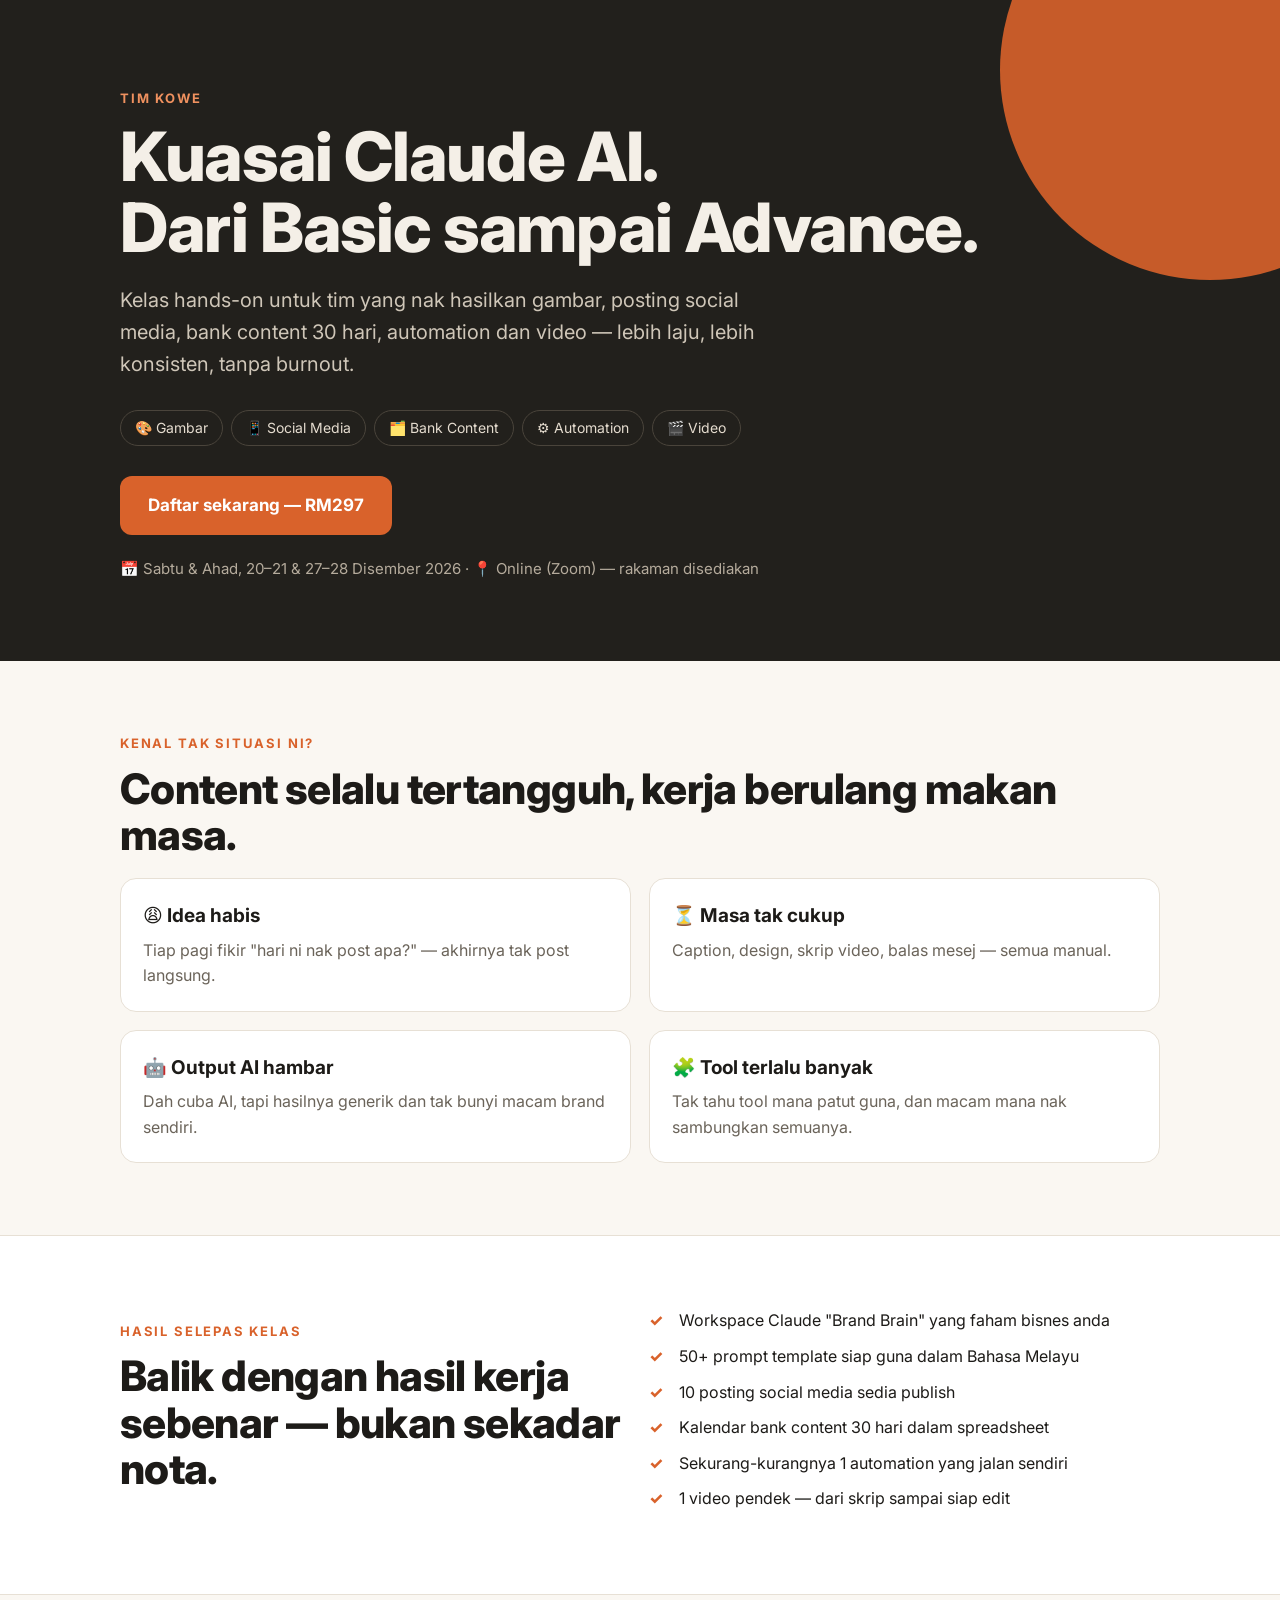
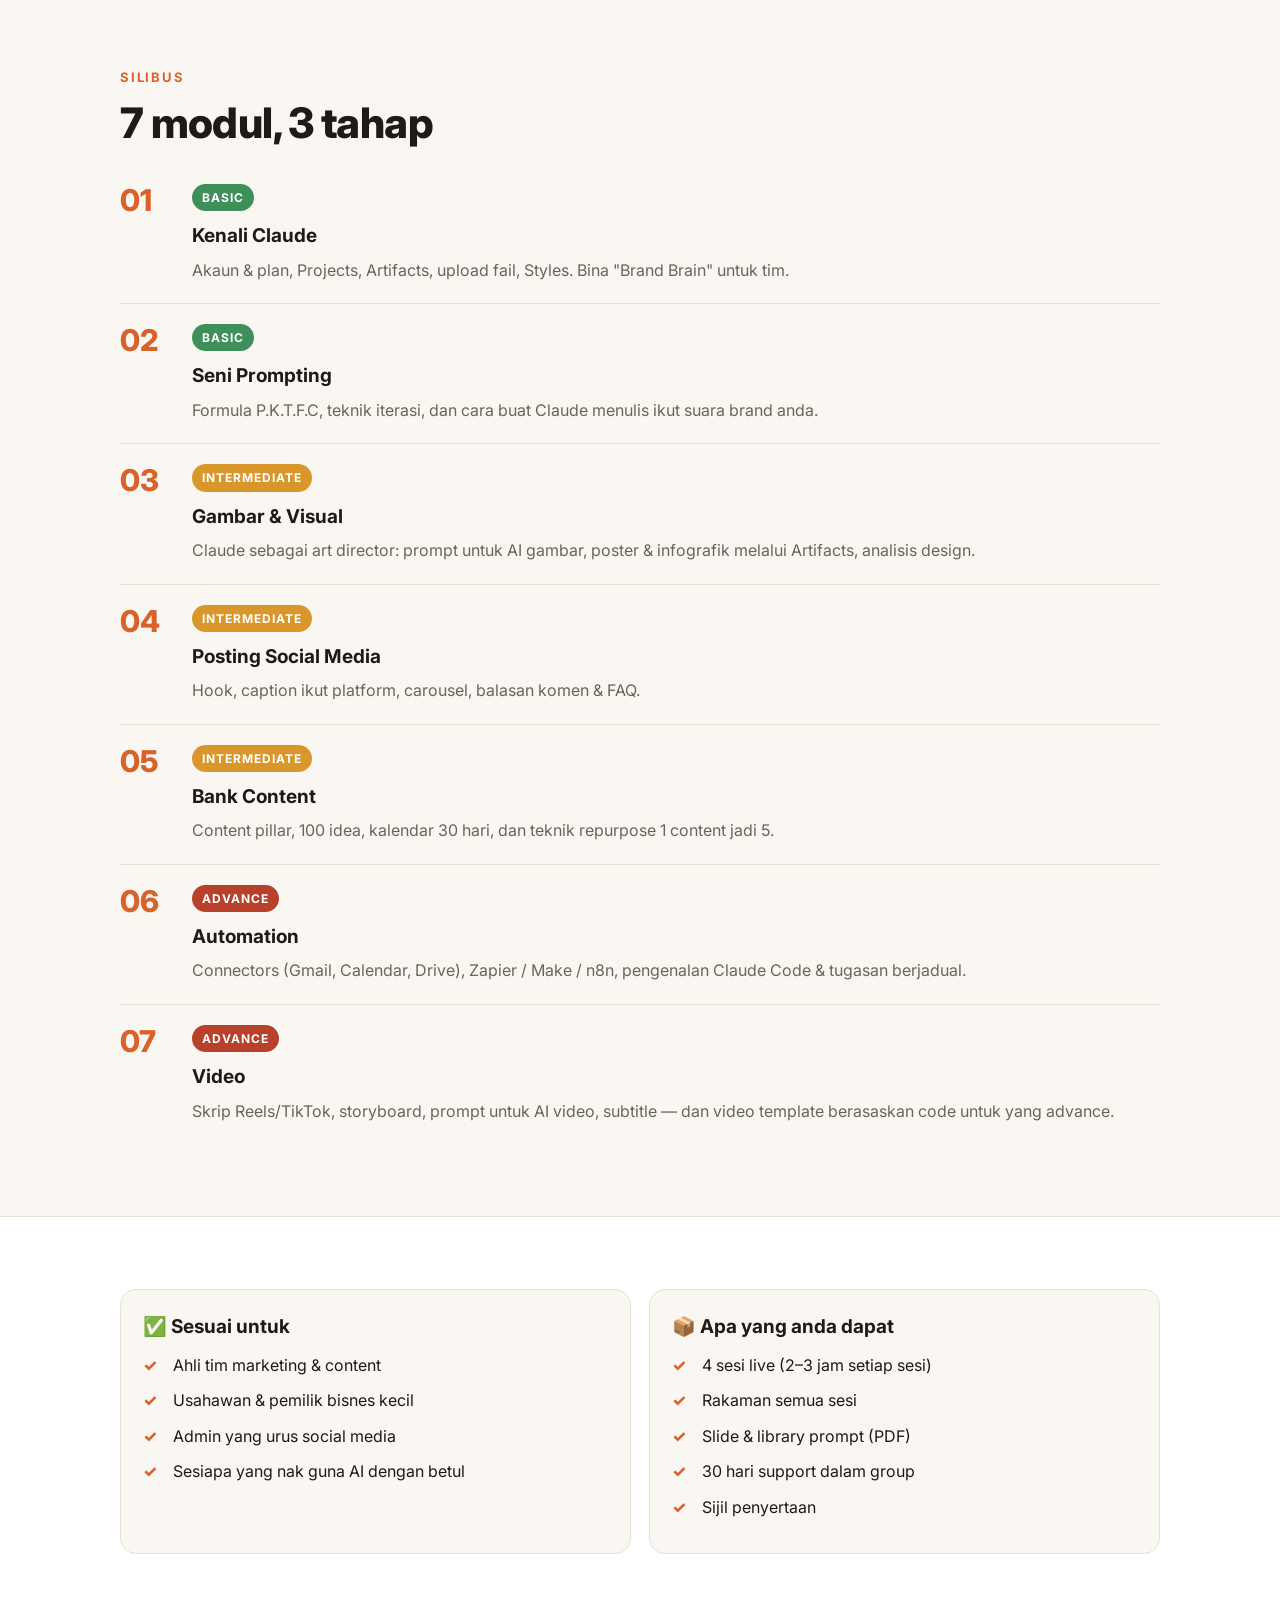
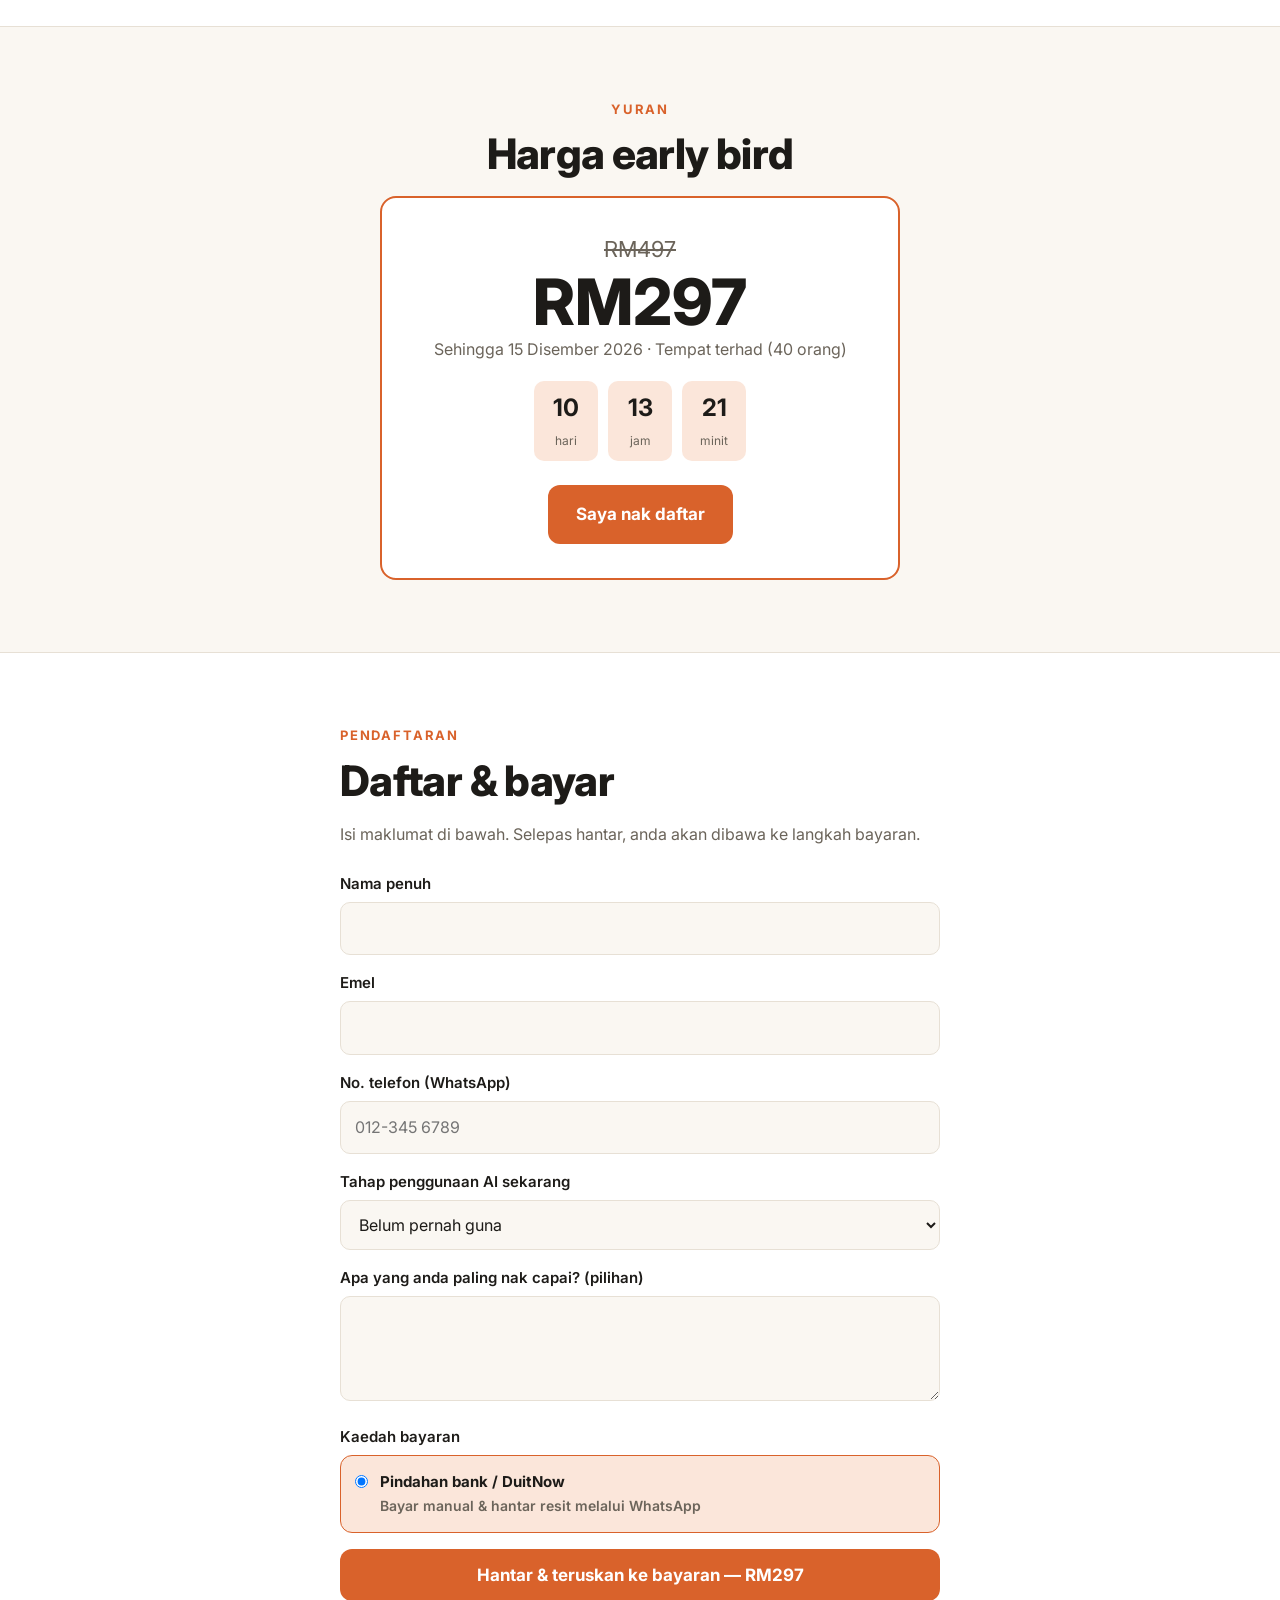
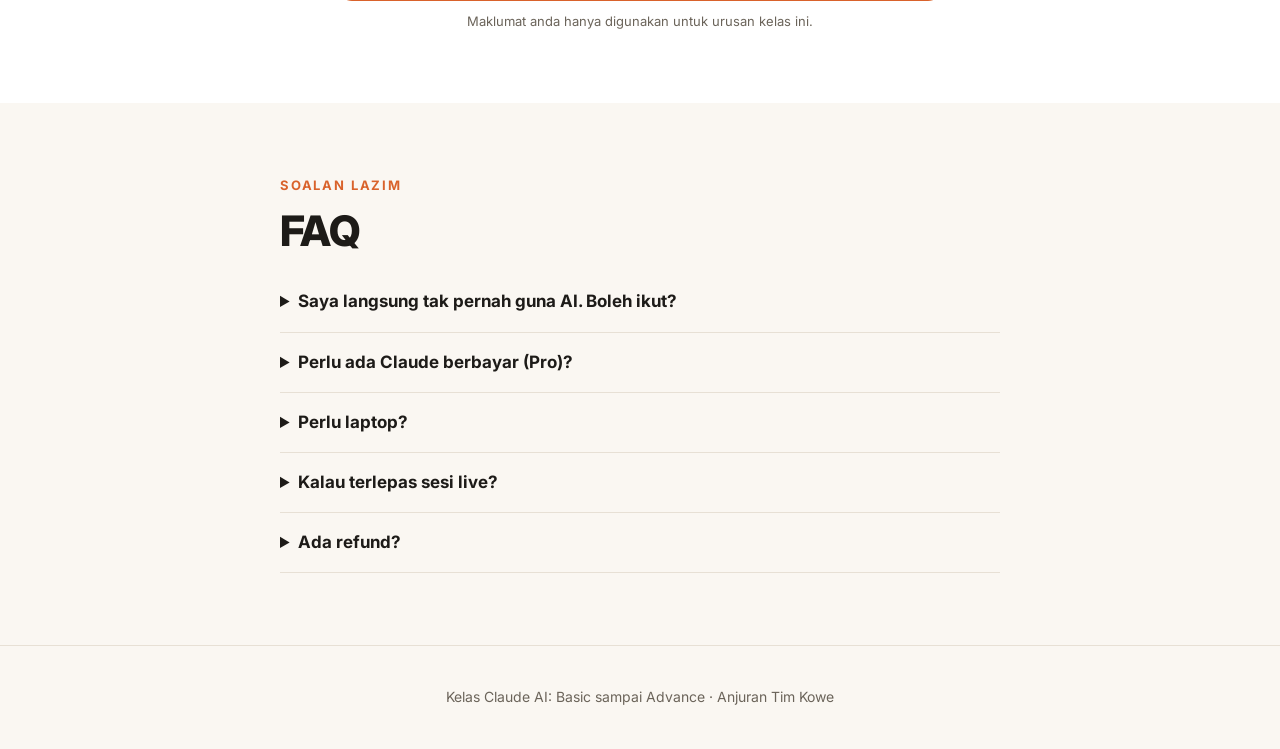
<file: kelas-claude/sales-page/index.html>
<!doctype html>
<html lang="ms">
<head>
<meta charset="utf-8">
<meta name="viewport" content="width=device-width, initial-scale=1">
<title>Kelas Claude AI — Tim Kowe</title>
<meta name="description" content="Kelas Claude AI dari Basic sampai Advance: gambar, posting social media, bank content, automation dan video.">
<link rel="preconnect" href="https://fonts.googleapis.com">
<link href="https://fonts.googleapis.com/css2?family=Inter:wght@400;500;600;700;800&display=swap" rel="stylesheet">
<style>
  :root {
    --ink: #1d1b18; --muted: #6b645a; --bg: #faf7f2; --card: #ffffff; --line: #e7e0d5;
    --accent: #d9622b; --accent-ink: #ffffff; --accent-soft: #fbe6da; --deep: #22201c; --deep-ink: #f4efe7;
    --ok: #3f8f5a; --mid: #d9962b; --adv: #b7412a;
  }
  @media (prefers-color-scheme: dark) {
    :root:not([data-theme="light"]) {
      --ink: #f1ece4; --muted: #b0a698; --bg: #181613; --card: #23201c; --line: #37322b;
      --accent-soft: #3a261b; --deep: #0f0e0c;
    }
  }
  :root[data-theme="dark"] {
    --ink: #f1ece4; --muted: #b0a698; --bg: #181613; --card: #23201c; --line: #37322b;
    --accent-soft: #3a261b; --deep: #0f0e0c;
  }
  * { box-sizing: border-box; margin: 0; padding: 0; }
  body { background: var(--bg); color: var(--ink); font-family: "Inter", system-ui, sans-serif; line-height: 1.6; }
  .wrap { max-width: 1080px; margin: 0 auto; padding: 0 20px; }
  section { padding: 72px 0; }
  h1 { font-size: clamp(36px, 7vw, 68px); line-height: 1.05; letter-spacing: -.02em; font-weight: 800; }
  h2 { font-size: clamp(28px, 4.5vw, 42px); line-height: 1.1; letter-spacing: -.015em; font-weight: 800; margin-bottom: 18px; }
  h3 { font-size: 19px; font-weight: 700; margin-bottom: 6px; }
  .kicker { font-size: 13px; font-weight: 700; letter-spacing: .14em; text-transform: uppercase; color: var(--accent); margin-bottom: 12px; }
  .muted { color: var(--muted); }
  .btn { display: inline-block; background: var(--accent); color: var(--accent-ink); font-weight: 700; font-size: 17px; padding: 16px 28px; border-radius: 12px; text-decoration: none; border: 0; cursor: pointer; font-family: inherit; }
  .btn:hover { filter: brightness(1.07); }
  .btn.ghost { background: transparent; color: inherit; border: 2px solid currentColor; }
  .grid { display: grid; gap: 18px; }
  @media (min-width: 720px) { .g2 { grid-template-columns: 1fr 1fr; } .g3 { grid-template-columns: repeat(3, 1fr); } }
  .card { background: var(--card); border: 1px solid var(--line); border-radius: 16px; padding: 22px; }

  /* hero */
  .hero { background: var(--deep); color: var(--deep-ink); padding: 88px 0 80px; position: relative; overflow: hidden; }
  .hero::after { content: ""; position: absolute; width: 420px; height: 420px; border-radius: 50%; background: var(--accent); right: -140px; top: -140px; opacity: .9; }
  .hero .wrap { position: relative; z-index: 1; }
  .hero p.lead { font-size: 20px; color: #cfc6b8; max-width: 640px; margin: 20px 0 30px; }
  .pills { display: flex; flex-wrap: wrap; gap: 8px; margin-bottom: 30px; }
  .pills span { border: 1px solid #4a443b; border-radius: 99px; padding: 6px 14px; font-size: 14px; color: #e5dccf; }
  .hero .meta { margin-top: 22px; font-size: 15px; color: #b5ab9c; }

  .tag { display: inline-block; font-size: 12px; font-weight: 700; letter-spacing: .08em; text-transform: uppercase; padding: 4px 10px; border-radius: 99px; color: #fff; margin-bottom: 10px; }
  .t-basic { background: var(--ok); } .t-mid { background: var(--mid); } .t-adv { background: var(--adv); }
  .module { display: grid; grid-template-columns: 56px 1fr; gap: 16px; padding: 20px 0; border-bottom: 1px solid var(--line); }
  .module .n { font-size: 30px; font-weight: 800; color: var(--accent); line-height: 1.1; }
  ul.check { list-style: none; }
  ul.check li { padding-left: 30px; position: relative; margin-bottom: 10px; }
  ul.check li::before { content: "✓"; position: absolute; left: 0; color: var(--accent); font-weight: 800; }

  /* pricing */
  .price-card { border: 2px solid var(--accent); text-align: center; padding: 34px 24px; max-width: 520px; margin: 0 auto; }
  .price-old { text-decoration: line-through; color: var(--muted); font-size: 22px; }
  .price-now { font-size: 64px; font-weight: 800; line-height: 1.1; }
  .countdown { display: flex; justify-content: center; gap: 10px; margin: 18px 0 24px; }
  .countdown div { background: var(--accent-soft); border-radius: 10px; padding: 8px 12px; min-width: 64px; }
  .countdown b { display: block; font-size: 24px; }
  .countdown small { font-size: 12px; color: var(--muted); }

  /* form */
  form .field { margin-bottom: 16px; }
  label { display: block; font-weight: 600; font-size: 15px; margin-bottom: 6px; }
  input, select, textarea { width: 100%; font: inherit; font-size: 16px; padding: 13px 14px; border-radius: 10px; border: 1px solid var(--line); background: var(--bg); color: var(--ink); }
  input:focus, select:focus, textarea:focus { outline: 2px solid var(--accent); outline-offset: 1px; }
  .pay-opt { display: flex; gap: 12px; align-items: flex-start; border: 1px solid var(--line); border-radius: 12px; padding: 14px; margin-bottom: 10px; cursor: pointer; }
  .pay-opt input { width: auto; margin-top: 5px; }
  .pay-opt:has(input:checked) { border-color: var(--accent); background: var(--accent-soft); }
  #done { display: none; }
  .bank { background: var(--accent-soft); border-radius: 12px; padding: 18px; margin: 16px 0; }
  .bank dt { font-size: 13px; color: var(--muted); } .bank dd { font-weight: 700; margin-bottom: 8px; }

  details { border-bottom: 1px solid var(--line); padding: 16px 0; }
  summary { font-weight: 700; cursor: pointer; font-size: 17px; }
  details p { margin-top: 8px; }
  footer { padding: 40px 0; text-align: center; font-size: 14px; color: var(--muted); border-top: 1px solid var(--line); }
  .sticky { position: fixed; left: 0; right: 0; bottom: 0; padding: 12px 20px; background: var(--card); border-top: 1px solid var(--line); display: flex; justify-content: space-between; align-items: center; gap: 12px; z-index: 5; }
  @media (min-width: 720px) { .sticky { display: none; } }
  body { padding-bottom: 76px; } @media (min-width: 720px) { body { padding-bottom: 0; } }
</style>
</head>
<body>

<script>
/* ============================================================
   TETAPAN — UBAH DI SINI SAHAJA
   ============================================================ */
const CONFIG = {
  namaKelas:      "Kelas Claude AI: Basic sampai Advance",
  penganjur:      "Tim Kowe",
  hargaBiasa:     497,
  hargaEarlyBird: 297,
  tarikhTutupEarlyBird: "2026-12-15T23:59:00+08:00",
  tarikhKelas:    "Sabtu & Ahad, 20–21 & 27–28 Disember 2026",
  lokasi:         "Online (Zoom) — rakaman disediakan",
  kuotaTempat:    40,

  // Link bayaran online (ToyyibPay / Billplz / Stripe Payment Link / dsb).
  // Biarkan "" jika belum ada — pilihan bayaran online akan disembunyikan.
  linkBayaranOnline: "",

  // Akaun bank untuk pindahan manual
  bank: { nama: "Maybank", noAkaun: "0000 0000 0000", namaAkaun: "NAMA AKAUN ANDA" },

  // Nombor WhatsApp untuk hantar resit (format antarabangsa, tanpa +)
  whatsapp: "60123456789",

  // (Pilihan) URL Google Apps Script Web App untuk simpan pendaftaran ke Google Sheets.
  // Lihat README.md untuk cara setup. Biarkan "" jika tak guna.
  googleSheetWebhook: "",
};
</script>

<!-- HERO -->
<header class="hero">
  <div class="wrap">
    <div class="kicker" style="color:#f0915f" data-k="penganjur"></div>
    <h1>Kuasai Claude AI.<br>Dari Basic sampai Advance.</h1>
    <p class="lead">Kelas hands-on untuk tim yang nak hasilkan gambar, posting social media, bank content 30 hari, automation dan video — lebih laju, lebih konsisten, tanpa burnout.</p>
    <div class="pills"><span>🎨 Gambar</span><span>📱 Social Media</span><span>🗂️ Bank Content</span><span>⚙️ Automation</span><span>🎬 Video</span></div>
    <a class="btn" href="#daftar">Daftar sekarang — <span data-k="hargaEarlyBirdRM"></span></a>
    <p class="meta">📅 <span data-k="tarikhKelas"></span> · 📍 <span data-k="lokasi"></span></p>
  </div>
</header>

<!-- MASALAH -->
<section>
  <div class="wrap">
    <div class="kicker">Kenal tak situasi ni?</div>
    <h2>Content selalu tertangguh, kerja berulang makan masa.</h2>
    <div class="grid g2" style="margin-top:20px;">
      <div class="card"><h3>😩 Idea habis</h3><p class="muted">Tiap pagi fikir "hari ni nak post apa?" — akhirnya tak post langsung.</p></div>
      <div class="card"><h3>⏳ Masa tak cukup</h3><p class="muted">Caption, design, skrip video, balas mesej — semua manual.</p></div>
      <div class="card"><h3>🤖 Output AI hambar</h3><p class="muted">Dah cuba AI, tapi hasilnya generik dan tak bunyi macam brand sendiri.</p></div>
      <div class="card"><h3>🧩 Tool terlalu banyak</h3><p class="muted">Tak tahu tool mana patut guna, dan macam mana nak sambungkan semuanya.</p></div>
    </div>
  </div>
</section>

<!-- HASIL -->
<section style="background:var(--card);border-top:1px solid var(--line);border-bottom:1px solid var(--line);">
  <div class="wrap grid g2" style="align-items:center;">
    <div>
      <div class="kicker">Hasil selepas kelas</div>
      <h2>Balik dengan hasil kerja sebenar — bukan sekadar nota.</h2>
    </div>
    <ul class="check">
      <li>Workspace Claude "Brand Brain" yang faham bisnes anda</li>
      <li>50+ prompt template siap guna dalam Bahasa Melayu</li>
      <li>10 posting social media sedia publish</li>
      <li>Kalendar bank content 30 hari dalam spreadsheet</li>
      <li>Sekurang-kurangnya 1 automation yang jalan sendiri</li>
      <li>1 video pendek — dari skrip sampai siap edit</li>
    </ul>
  </div>
</section>

<!-- SILIBUS -->
<section id="silibus">
  <div class="wrap">
    <div class="kicker">Silibus</div>
    <h2>7 modul, 3 tahap</h2>
    <div class="module"><div class="n">01</div><div><span class="tag t-basic">Basic</span><h3>Kenali Claude</h3><p class="muted">Akaun & plan, Projects, Artifacts, upload fail, Styles. Bina "Brand Brain" untuk tim.</p></div></div>
    <div class="module"><div class="n">02</div><div><span class="tag t-basic">Basic</span><h3>Seni Prompting</h3><p class="muted">Formula P.K.T.F.C, teknik iterasi, dan cara buat Claude menulis ikut suara brand anda.</p></div></div>
    <div class="module"><div class="n">03</div><div><span class="tag t-mid">Intermediate</span><h3>Gambar & Visual</h3><p class="muted">Claude sebagai art director: prompt untuk AI gambar, poster & infografik melalui Artifacts, analisis design.</p></div></div>
    <div class="module"><div class="n">04</div><div><span class="tag t-mid">Intermediate</span><h3>Posting Social Media</h3><p class="muted">Hook, caption ikut platform, carousel, balasan komen & FAQ.</p></div></div>
    <div class="module"><div class="n">05</div><div><span class="tag t-mid">Intermediate</span><h3>Bank Content</h3><p class="muted">Content pillar, 100 idea, kalendar 30 hari, dan teknik repurpose 1 content jadi 5.</p></div></div>
    <div class="module"><div class="n">06</div><div><span class="tag t-adv">Advance</span><h3>Automation</h3><p class="muted">Connectors (Gmail, Calendar, Drive), Zapier / Make / n8n, pengenalan Claude Code & tugasan berjadual.</p></div></div>
    <div class="module" style="border:0"><div class="n">07</div><div><span class="tag t-adv">Advance</span><h3>Video</h3><p class="muted">Skrip Reels/TikTok, storyboard, prompt untuk AI video, subtitle — dan video template berasaskan code untuk yang advance.</p></div></div>
  </div>
</section>

<!-- UNTUK SIAPA -->
<section style="background:var(--card);border-top:1px solid var(--line);border-bottom:1px solid var(--line);">
  <div class="wrap grid g2">
    <div class="card" style="background:var(--bg)"><h3>✅ Sesuai untuk</h3><ul class="check" style="margin-top:10px;"><li>Ahli tim marketing & content</li><li>Usahawan & pemilik bisnes kecil</li><li>Admin yang urus social media</li><li>Sesiapa yang nak guna AI dengan betul</li></ul></div>
    <div class="card" style="background:var(--bg)"><h3>📦 Apa yang anda dapat</h3><ul class="check" style="margin-top:10px;"><li>4 sesi live (2–3 jam setiap sesi)</li><li>Rakaman semua sesi</li><li>Slide & library prompt (PDF)</li><li>30 hari support dalam group</li><li>Sijil penyertaan</li></ul></div>
  </div>
</section>

<!-- HARGA -->
<section id="harga">
  <div class="wrap">
    <div style="text-align:center"><div class="kicker">Yuran</div><h2>Harga early bird</h2></div>
    <div class="card price-card">
      <div class="price-old" data-k="hargaBiasaRM"></div>
      <div class="price-now" data-k="hargaEarlyBirdRM"></div>
      <p class="muted">Sehingga <span id="tarikhTutup"></span> · Tempat terhad (<span data-k="kuotaTempat"></span> orang)</p>
      <div class="countdown" id="cd"></div>
      <a class="btn" href="#daftar">Saya nak daftar</a>
    </div>
  </div>
</section>

<!-- DAFTAR -->
<section id="daftar" style="background:var(--card);border-top:1px solid var(--line);">
  <div class="wrap" style="max-width:640px;">
    <div id="formWrap">
      <div class="kicker">Pendaftaran</div>
      <h2>Daftar & bayar</h2>
      <p class="muted" style="margin-bottom:24px;">Isi maklumat di bawah. Selepas hantar, anda akan dibawa ke langkah bayaran.</p>
      <form id="regForm" novalidate>
        <div class="field"><label for="nama">Nama penuh</label><input id="nama" name="nama" required autocomplete="name"></div>
        <div class="field"><label for="emel">Emel</label><input id="emel" name="emel" type="email" required autocomplete="email"></div>
        <div class="field"><label for="telefon">No. telefon (WhatsApp)</label><input id="telefon" name="telefon" type="tel" required placeholder="012-345 6789" autocomplete="tel"></div>
        <div class="field"><label for="tahap">Tahap penggunaan AI sekarang</label>
          <select id="tahap" name="tahap"><option>Belum pernah guna</option><option>Pernah cuba sikit-sikit</option><option>Guna setiap hari</option></select></div>
        <div class="field"><label for="matlamat">Apa yang anda paling nak capai? (pilihan)</label><textarea id="matlamat" name="matlamat" rows="3"></textarea></div>
        <div class="field">
          <label>Kaedah bayaran</label>
          <label class="pay-opt" id="optOnline"><input type="radio" name="bayaran" value="online"><span><b>Bayaran online</b><br><span class="muted" style="font-size:14px;">FPX / kad — terus ke halaman bayaran selamat</span></span></label>
          <label class="pay-opt"><input type="radio" name="bayaran" value="bank"><span><b>Pindahan bank / DuitNow</b><br><span class="muted" style="font-size:14px;">Bayar manual & hantar resit melalui WhatsApp</span></span></label>
        </div>
        <p id="err" style="color:var(--adv);font-weight:600;margin-bottom:12px;"></p>
        <button class="btn" type="submit" style="width:100%">Hantar & teruskan ke bayaran — <span data-k="hargaSemasaRM"></span></button>
        <p class="muted" style="font-size:13px;margin-top:10px;text-align:center;">Maklumat anda hanya digunakan untuk urusan kelas ini.</p>
      </form>
    </div>

    <div id="done">
      <div class="kicker">Hampir siap!</div>
      <h2>Terima kasih, <span id="doneNama"></span> 🎉</h2>
      <p>Pendaftaran anda telah direkod. Langkah terakhir: buat bayaran <b data-k="hargaSemasaRM"></b> ke akaun di bawah.</p>
      <dl class="bank">
        <dt>Bank</dt><dd data-k="bank.nama"></dd>
        <dt>No. akaun</dt><dd data-k="bank.noAkaun"></dd>
        <dt>Nama akaun</dt><dd data-k="bank.namaAkaun"></dd>
        <dt>Rujukan</dt><dd id="rujukan"></dd>
      </dl>
      <a class="btn" id="waBtn" target="_blank" rel="noopener">Hantar resit melalui WhatsApp</a>
      <p class="muted" style="margin-top:14px;font-size:14px;">Link kelas & group support akan dihantar selepas bayaran disahkan.</p>
    </div>
  </div>
</section>

<!-- FAQ -->
<section>
  <div class="wrap" style="max-width:760px;">
    <div class="kicker">Soalan lazim</div>
    <h2>FAQ</h2>
    <details><summary>Saya langsung tak pernah guna AI. Boleh ikut?</summary><p class="muted">Boleh. Modul 01–02 bermula dari asas sepenuhnya — buka akaun, tulis prompt pertama, dan seterusnya.</p></details>
    <details><summary>Perlu ada Claude berbayar (Pro)?</summary><p class="muted">Tak wajib untuk mula. Versi percuma cukup untuk modul asas. Untuk modul automation & advance, plan berbayar disyorkan — kami terangkan pilihan dalam kelas.</p></details>
    <details><summary>Perlu laptop?</summary><p class="muted">Ya, laptop sangat digalakkan untuk latihan hands-on. Telefon boleh guna untuk ikut sesi.</p></details>
    <details><summary>Kalau terlepas sesi live?</summary><p class="muted">Rakaman setiap sesi akan dikongsi dalam group kelas.</p></details>
    <details><summary>Ada refund?</summary><p class="muted">Refund penuh jika dimaklumkan sekurang-kurangnya 7 hari sebelum sesi pertama.</p></details>
  </div>
</section>

<footer><span data-k="namaKelas"></span> · Anjuran <span data-k="penganjur"></span></footer>

<div class="sticky"><span><b data-k="hargaSemasaRM"></b> <span class="muted" style="font-size:13px;">· tempat terhad</span></span><a class="btn" href="#daftar" style="padding:12px 20px;font-size:15px;">Daftar</a></div>

<script>
(function () {
  const C = CONFIG;
  const tutup = new Date(C.tarikhTutupEarlyBird);
  const earlyBird = Date.now() < tutup.getTime();
  const hargaSemasa = earlyBird ? C.hargaEarlyBird : C.hargaBiasa;
  const vals = {
    ...C,
    hargaBiasaRM: "RM" + C.hargaBiasa,
    hargaEarlyBirdRM: "RM" + C.hargaEarlyBird,
    hargaSemasaRM: "RM" + hargaSemasa,
    "bank.nama": C.bank.nama, "bank.noAkaun": C.bank.noAkaun, "bank.namaAkaun": C.bank.namaAkaun,
  };
  document.querySelectorAll("[data-k]").forEach(el => { el.textContent = vals[el.dataset.k] ?? ""; });
  document.getElementById("tarikhTutup").textContent =
    tutup.toLocaleDateString("ms-MY", { day: "numeric", month: "long", year: "numeric" });

  // Countdown
  const cd = document.getElementById("cd");
  function tick() {
    let s = Math.max(0, Math.floor((tutup - Date.now()) / 1000));
    if (s === 0) { cd.innerHTML = "<small>Early bird telah tamat</small>"; return; }
    const d = Math.floor(s / 86400); s %= 86400;
    const h = Math.floor(s / 3600); s %= 3600;
    const m = Math.floor(s / 60);
    cd.innerHTML = [[d, "hari"], [h, "jam"], [m, "minit"]].map(([v, l]) => `<div><b>${v}</b><small>${l}</small></div>`).join("");
  }
  tick(); setInterval(tick, 30000);

  // Payment options
  const optOnline = document.getElementById("optOnline");
  if (!C.linkBayaranOnline) optOnline.style.display = "none";
  const defaultOpt = document.querySelector(`input[name=bayaran][value=${C.linkBayaranOnline ? "online" : "bank"}]`);
  defaultOpt.checked = true;

  // Submit
  const form = document.getElementById("regForm");
  form.addEventListener("submit", async (e) => {
    e.preventDefault();
    const err = document.getElementById("err");
    const d = Object.fromEntries(new FormData(form));
    if (!d.nama.trim() || !/^\S+@\S+\.\S+$/.test(d.emel) || d.telefon.replace(/\D/g, "").length < 9) {
      err.textContent = "Sila isi nama, emel dan no. telefon yang sah."; return;
    }
    err.textContent = "";
    const rujukan = "KOWE-" + Date.now().toString(36).toUpperCase().slice(-6);
    const payload = { ...d, rujukan, harga: hargaSemasa, masa: new Date().toISOString() };

    const btn = form.querySelector("button");
    btn.disabled = true; btn.textContent = "Sedang menghantar…";
    if (C.googleSheetWebhook) {
      try {
        await fetch(C.googleSheetWebhook, { method: "POST", mode: "no-cors", headers: { "Content-Type": "text/plain" }, body: JSON.stringify(payload) });
      } catch (_) { /* teruskan walaupun gagal — WhatsApp jadi backup */ }
    }

    if (d.bayaran === "online" && C.linkBayaranOnline) {
      const url = new URL(C.linkBayaranOnline);
      url.searchParams.set("ref", rujukan);
      window.location.href = url.toString();
      return;
    }

    document.getElementById("formWrap").style.display = "none";
    document.getElementById("done").style.display = "block";
    document.getElementById("doneNama").textContent = d.nama.split(" ")[0];
    document.getElementById("rujukan").textContent = rujukan;
    const msg = `Salam, saya dah daftar ${C.namaKelas}.\n\nNama: ${d.nama}\nEmel: ${d.emel}\nTelefon: ${d.telefon}\nRujukan: ${rujukan}\nJumlah: RM${hargaSemasa}\n\nBerikut resit bayaran saya:`;
    document.getElementById("waBtn").href = `https://wa.me/${C.whatsapp}?text=${encodeURIComponent(msg)}`;
    document.getElementById("daftar").scrollIntoView({ behavior: "smooth" });
  });
})();
</script>
</body>
</html>
</file>
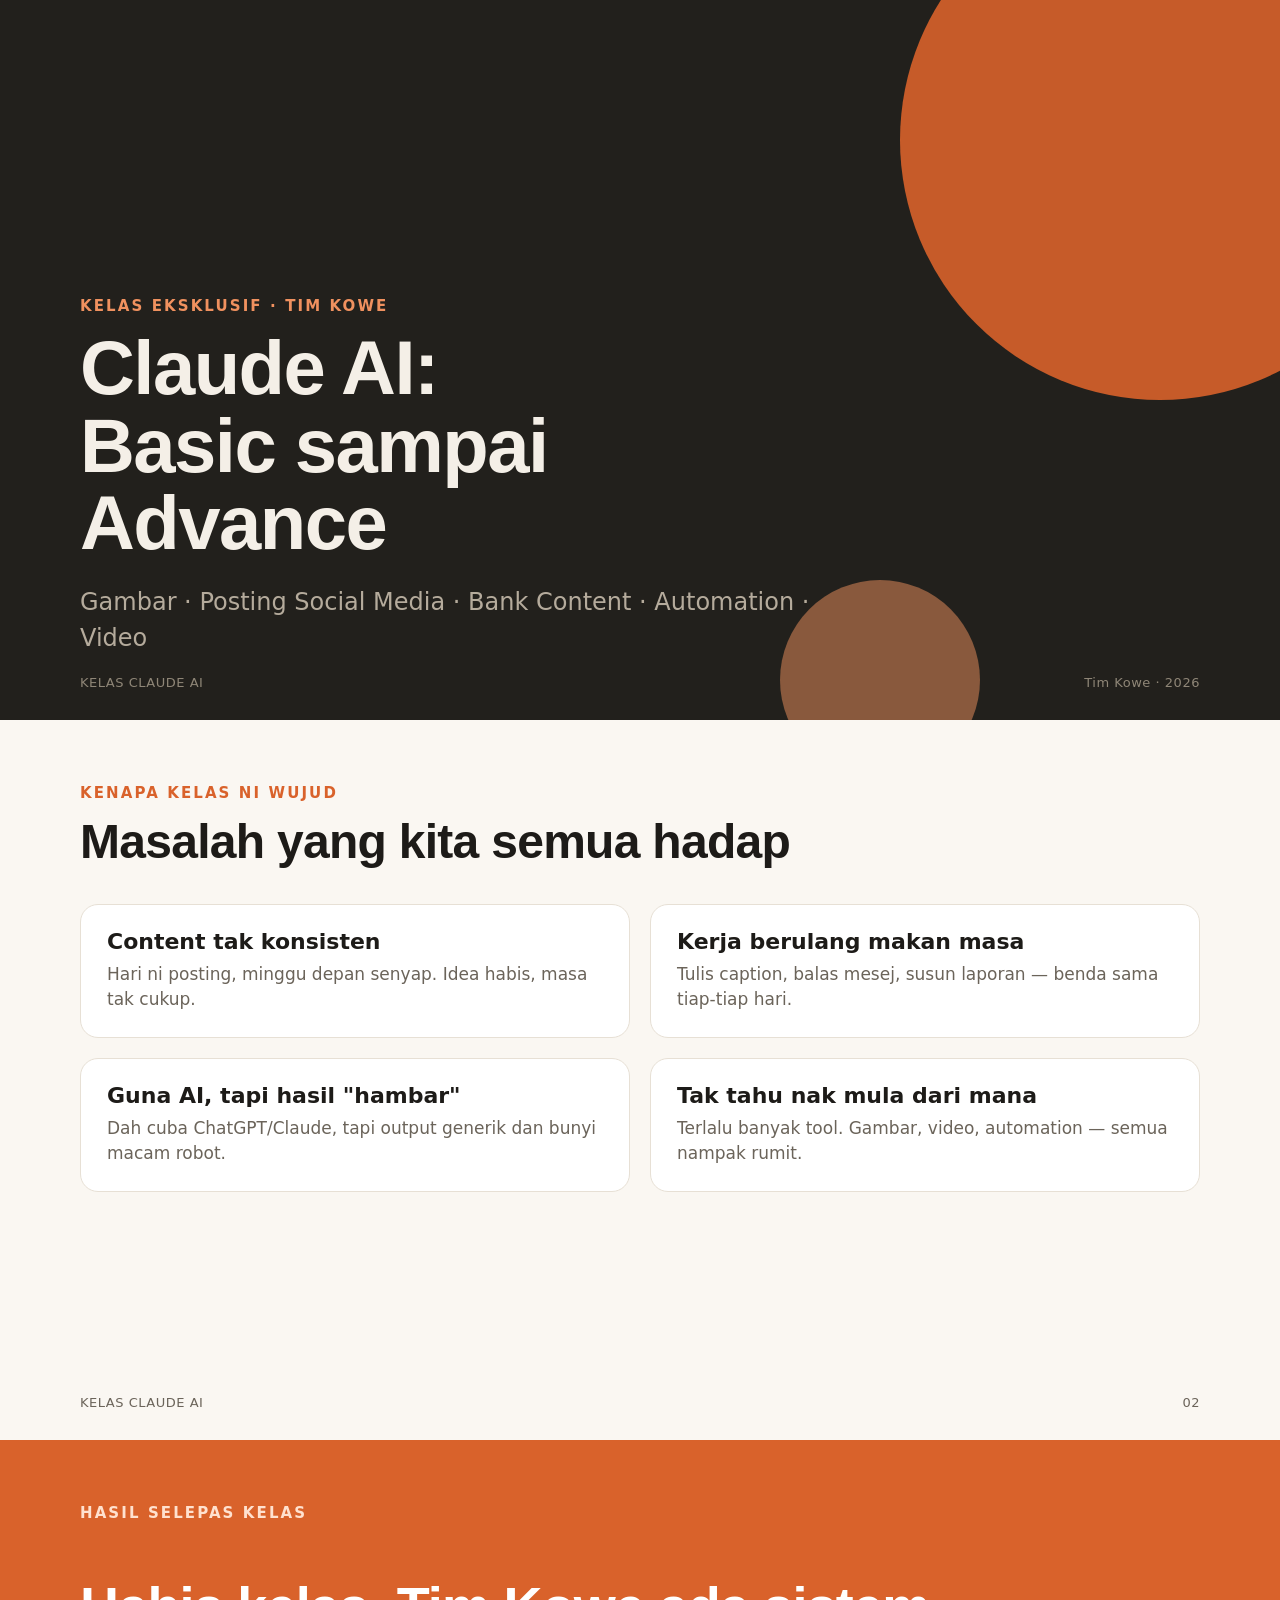
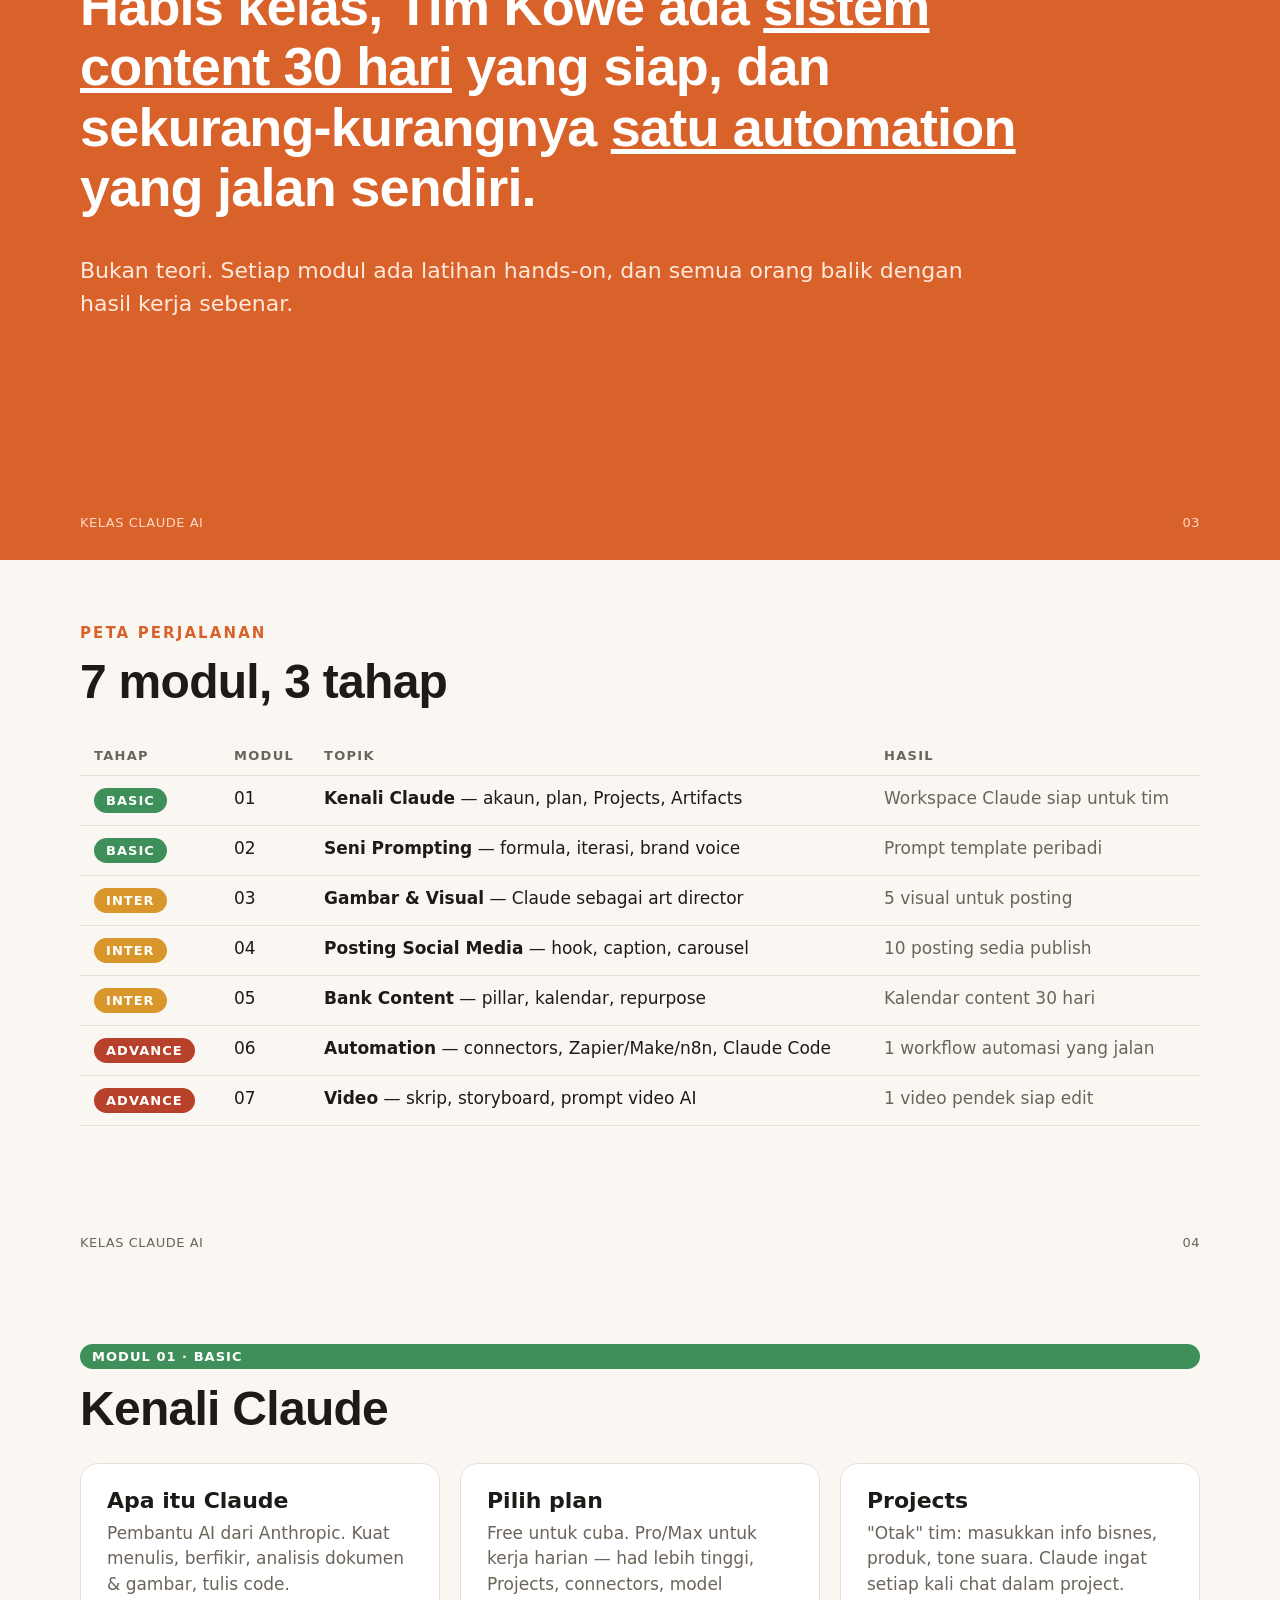
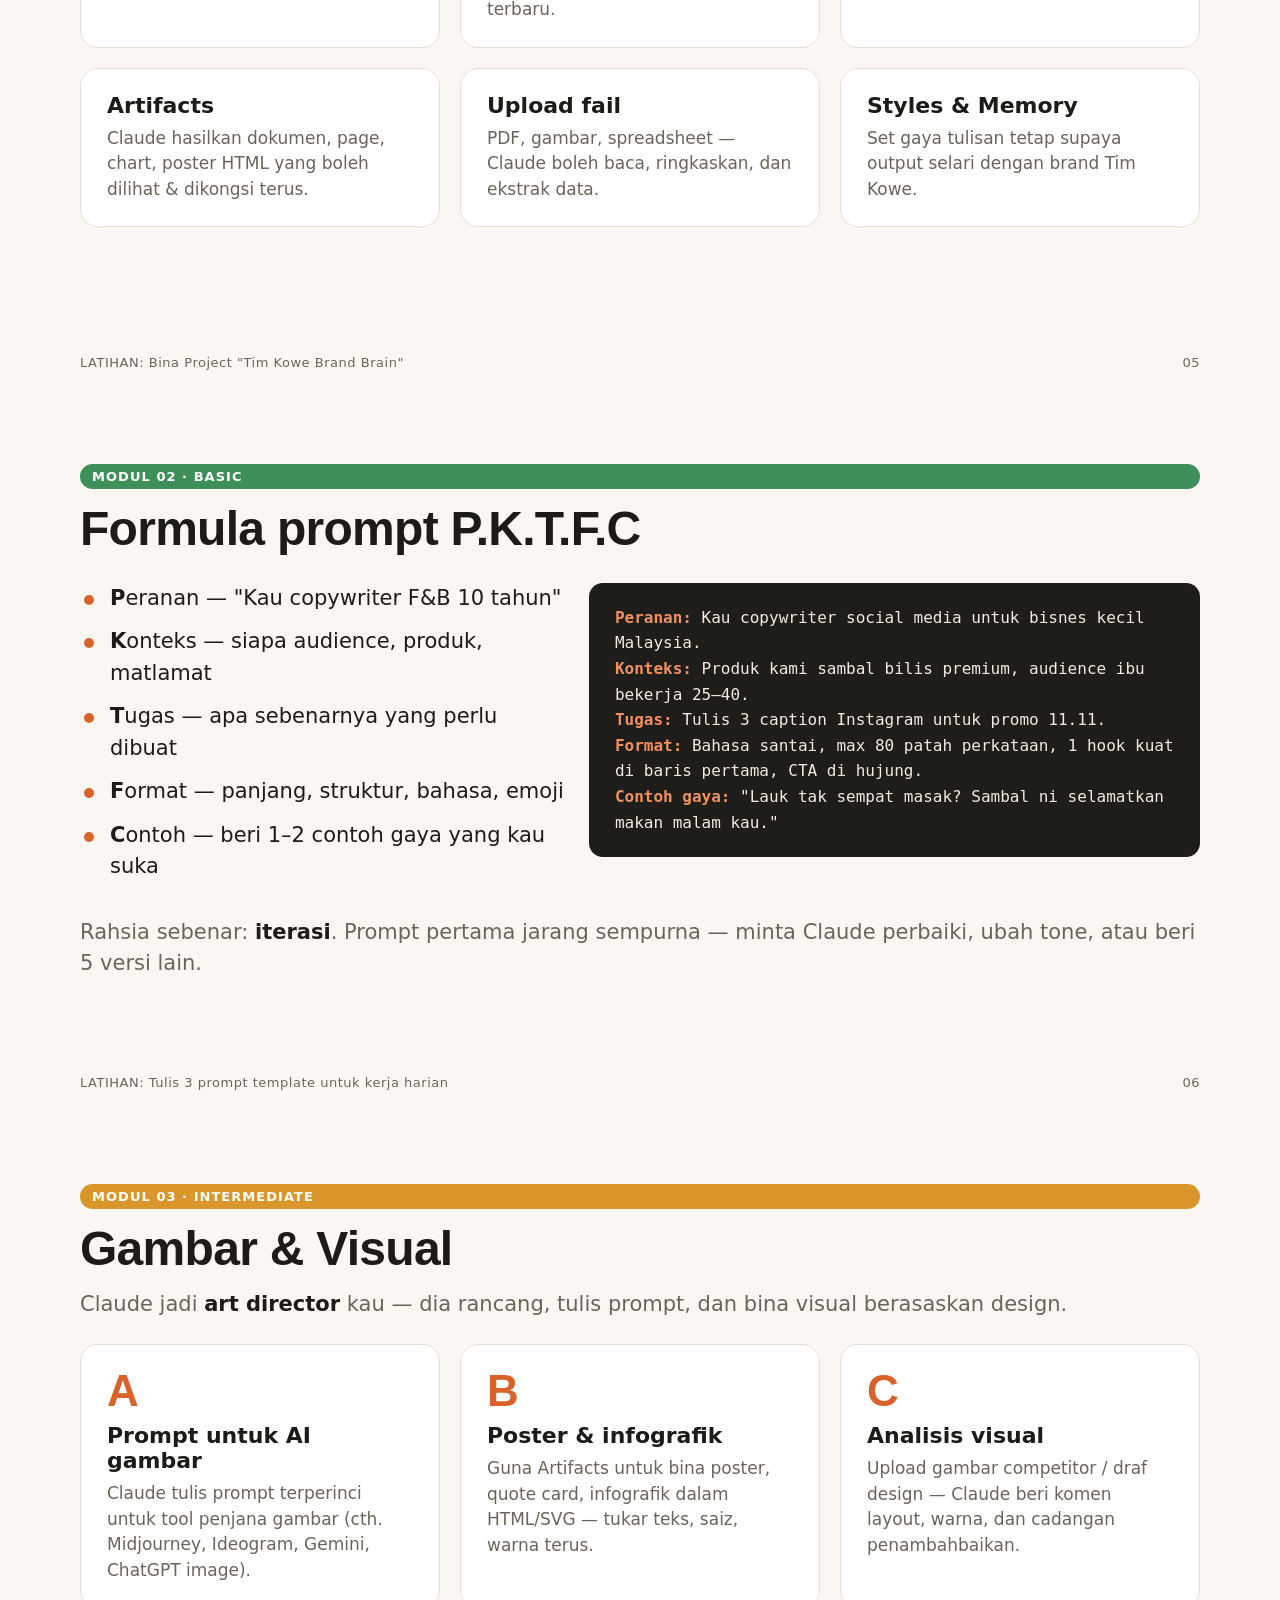
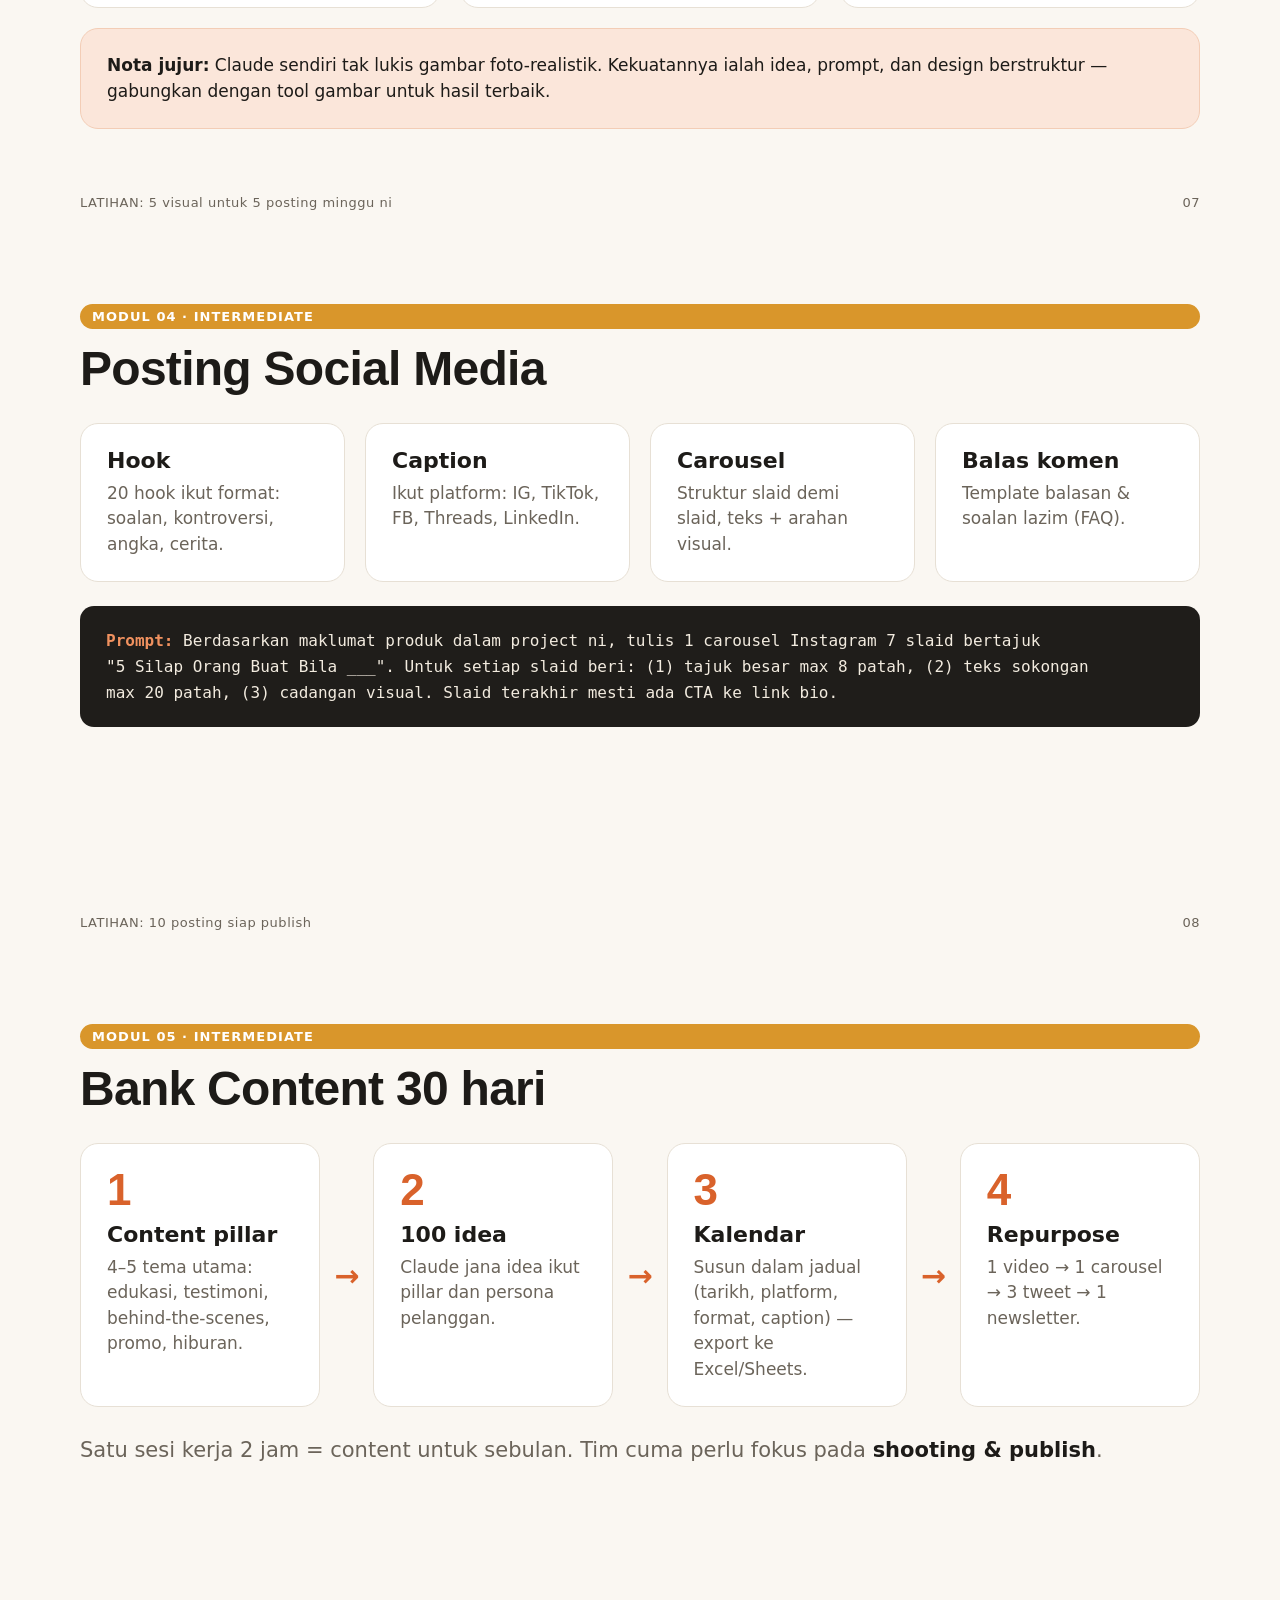
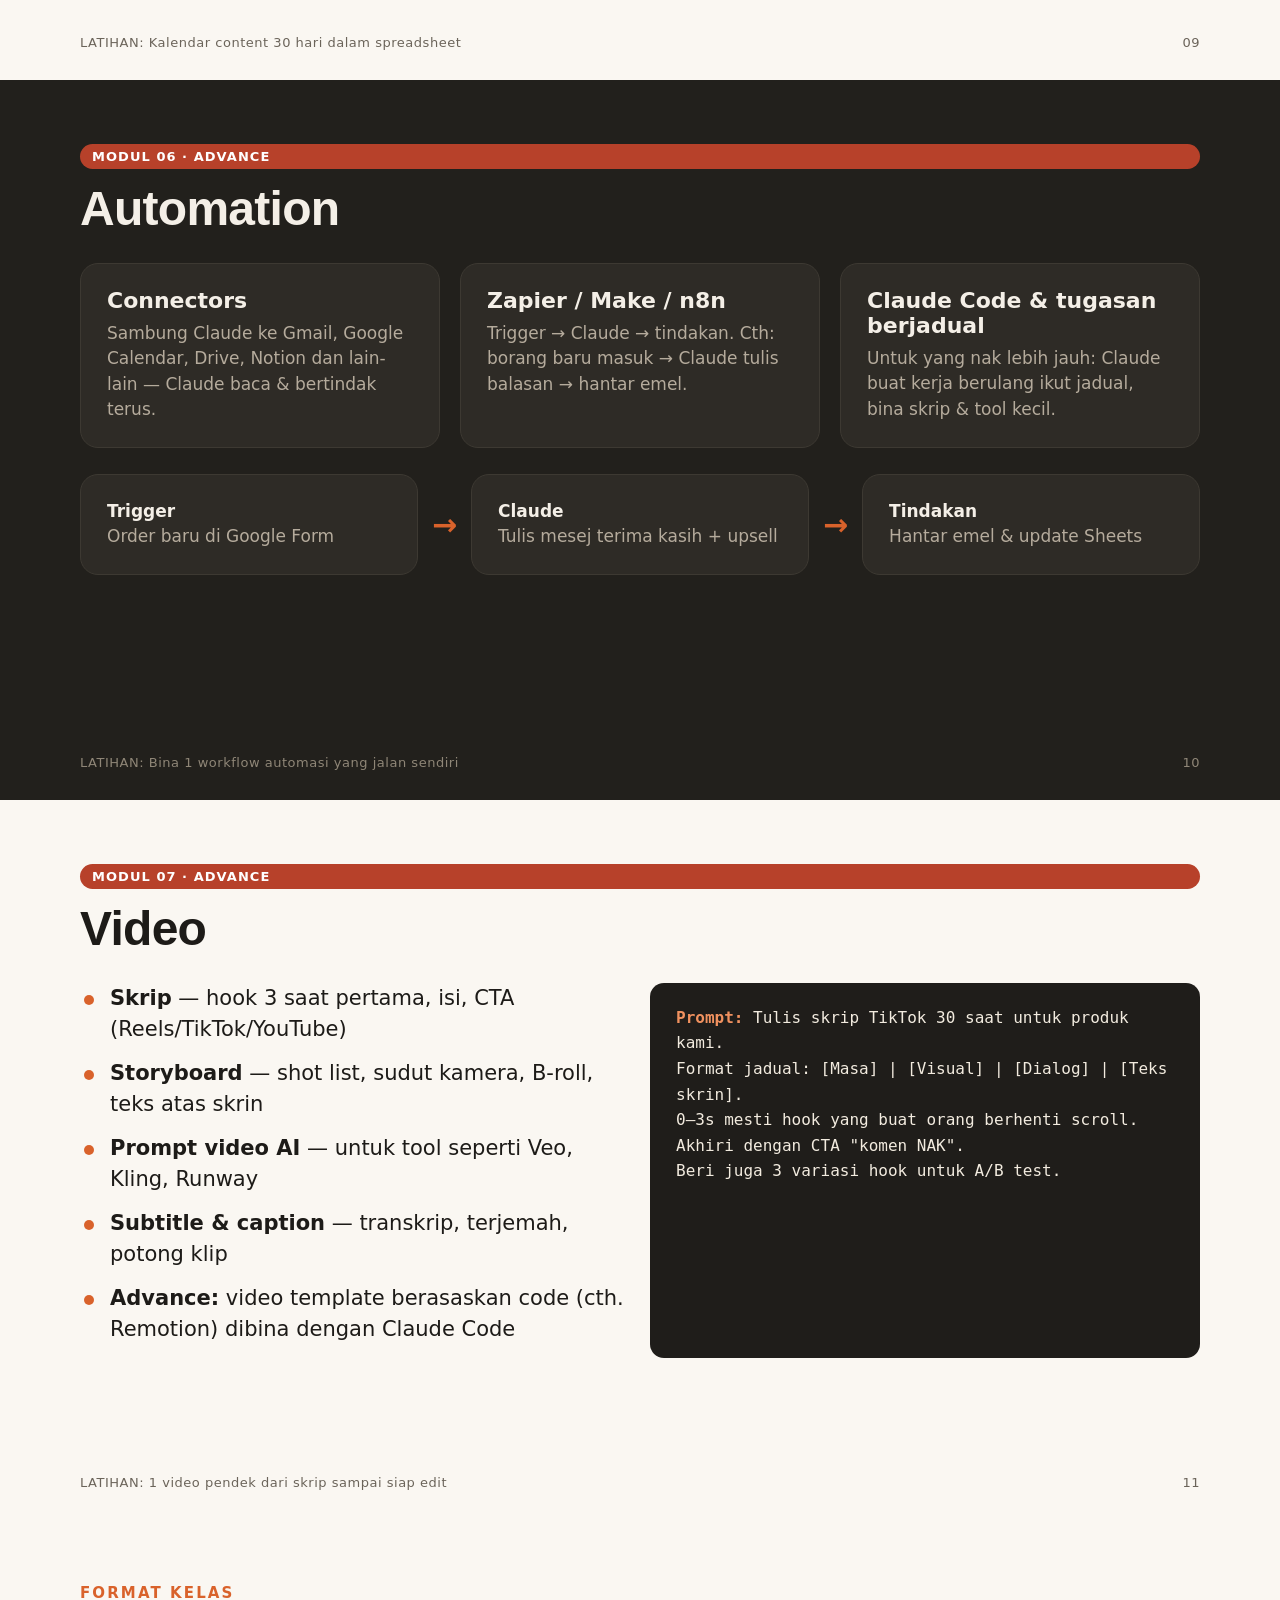
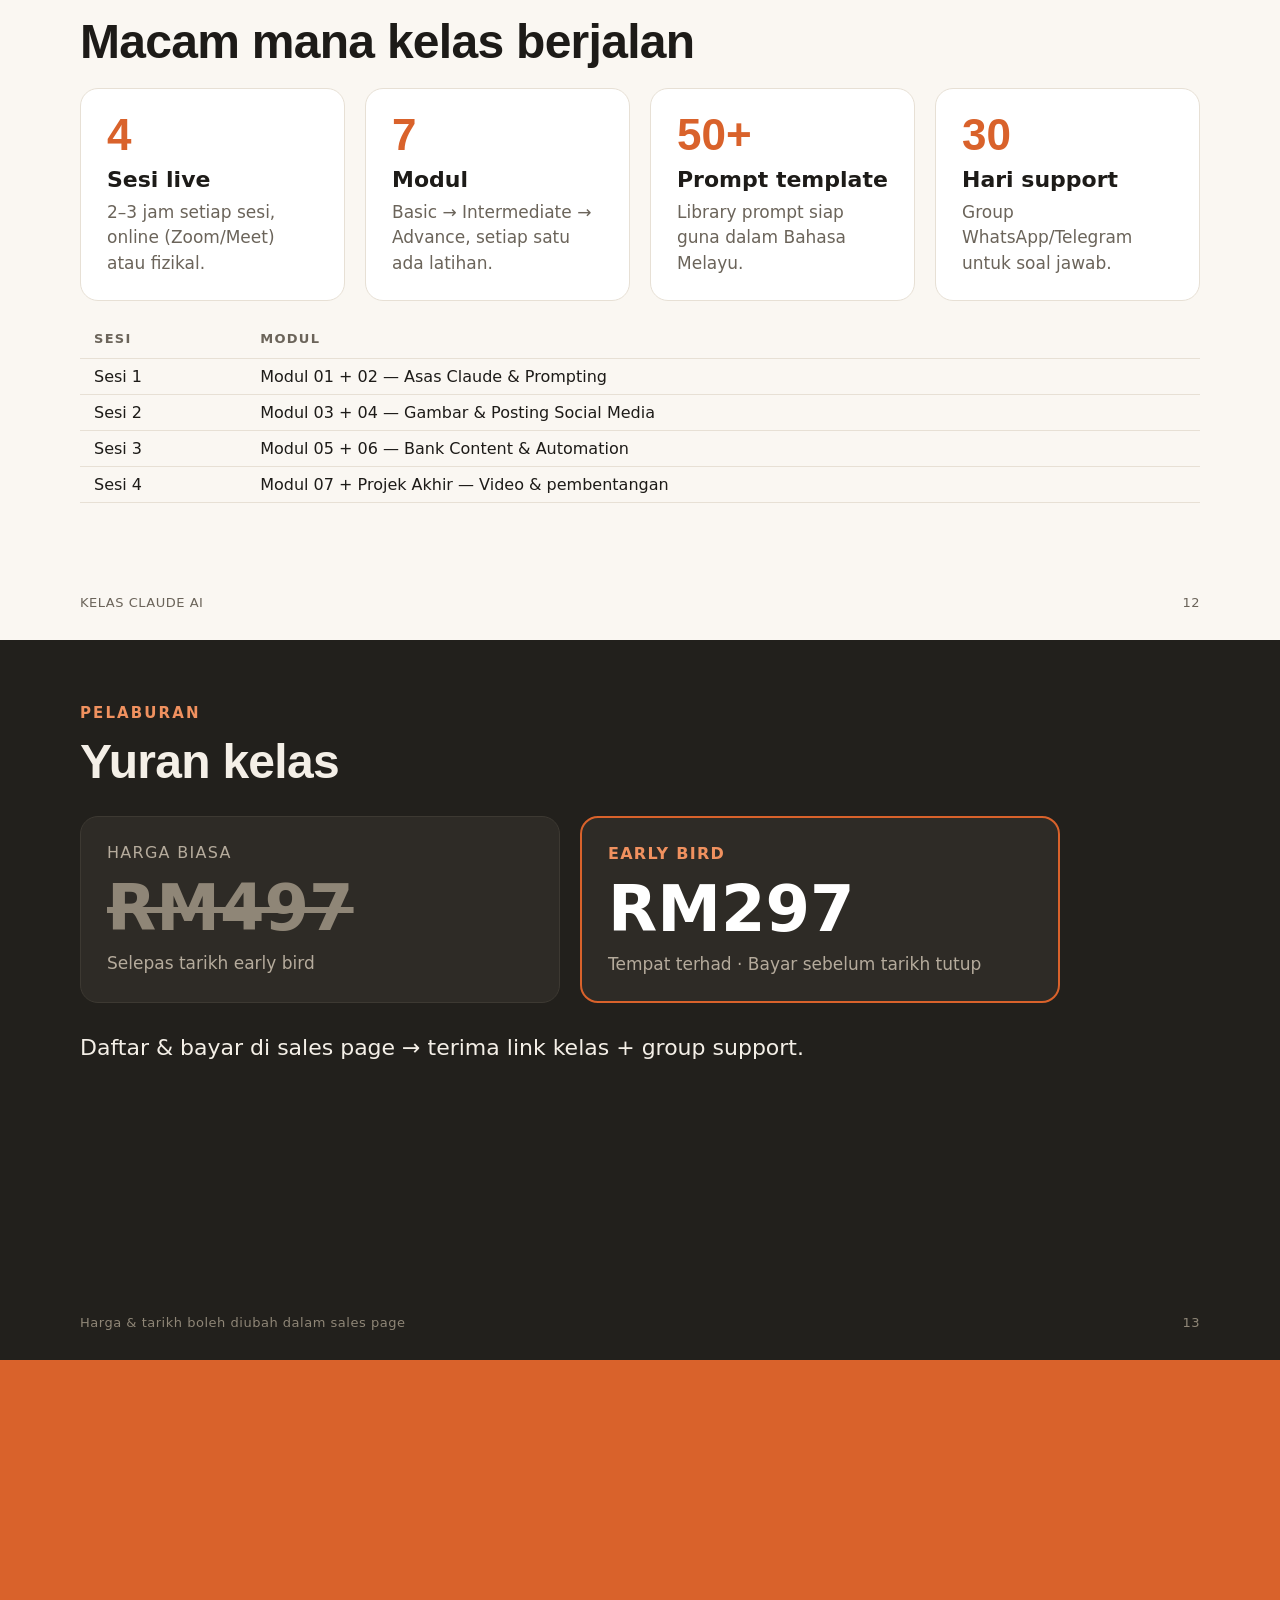
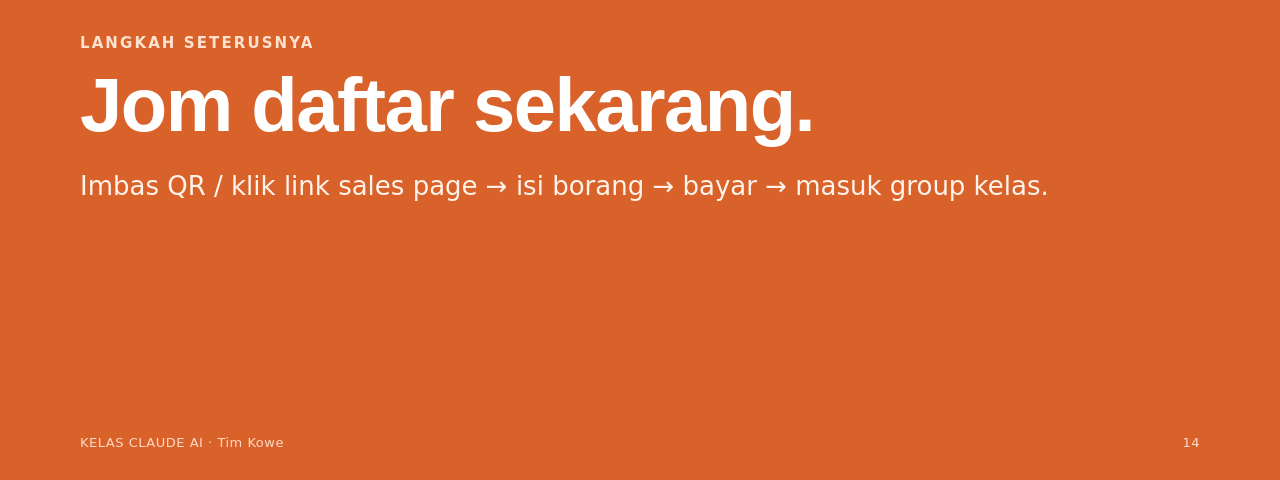
<file: kelas-claude/slides.html>
<!doctype html>
<html lang="ms">
<head>
<meta charset="utf-8">
<title>Kelas Claude AI — Tim Kowe</title>
<style>
  @page { size: 1280px 720px; margin: 0; }
  :root {
    --ink: #1d1b18;
    --muted: #6b645a;
    --paper: #faf7f2;
    --card: #ffffff;
    --accent: #d9622b;
    --accent-soft: #fbe6da;
    --deep: #22201c;
    --line: #e7e0d5;
    --basic: #3f8f5a;
    --mid: #d9962b;
    --adv: #b7412a;
  }
  * { box-sizing: border-box; margin: 0; padding: 0; }
  html, body { background: #ccc; font-family: "Inter", "Inter Display", system-ui, sans-serif; color: var(--ink); }
  .slide {
    width: 1280px; height: 720px; background: var(--paper);
    position: relative; overflow: hidden; page-break-after: always;
    padding: 64px 80px; display: flex; flex-direction: column;
  }
  .slide.dark { background: var(--deep); color: #f4efe7; }
  .slide.dark .muted { color: #b5ab9c; }
  .slide.accent { background: var(--accent); color: #fff; }
  .kicker { font-size: 15px; letter-spacing: .14em; text-transform: uppercase; font-weight: 700; color: var(--accent); margin-bottom: 14px; }
  .dark .kicker { color: #f0915f; }
  .accent .kicker { color: #ffe1cf; }
  h1 { font-family: "Inter Display", "Inter", sans-serif; font-size: 76px; line-height: 1.02; font-weight: 800; letter-spacing: -.02em; }
  h2 { font-family: "Inter Display", "Inter", sans-serif; font-size: 48px; line-height: 1.08; font-weight: 800; letter-spacing: -.015em; margin-bottom: 28px; }
  h3 { font-size: 22px; font-weight: 700; margin-bottom: 8px; }
  p, li { font-size: 21px; line-height: 1.5; }
  .muted { color: var(--muted); }
  ul.clean { list-style: none; }
  ul.clean li { padding-left: 30px; position: relative; margin-bottom: 12px; }
  ul.clean li::before { content: ""; position: absolute; left: 4px; top: 12px; width: 10px; height: 10px; border-radius: 50%; background: var(--accent); }
  .grid { display: grid; gap: 20px; }
  .g2 { grid-template-columns: 1fr 1fr; }
  .g3 { grid-template-columns: repeat(3, 1fr); }
  .g4 { grid-template-columns: repeat(4, 1fr); }
  .card { background: var(--card); border: 1px solid var(--line); border-radius: 18px; padding: 24px 26px; }
  .card p, .card li { font-size: 17px; }
  .dark .card { background: #2e2b26; border-color: #3d3932; }
  .num { font-family: "Inter Display", sans-serif; font-size: 44px; font-weight: 800; color: var(--accent); line-height: 1; margin-bottom: 10px; }
  .foot { position: absolute; left: 80px; right: 80px; bottom: 30px; display: flex; justify-content: space-between; font-size: 13px; color: var(--muted); letter-spacing: .04em; }
  .dark .foot { color: #8f8677; }
  .accent .foot { color: #ffd9c4; }
  .tag { display: inline-block; font-size: 13px; font-weight: 700; letter-spacing: .08em; text-transform: uppercase; padding: 5px 12px; border-radius: 99px; color: #fff; margin-bottom: 14px; }
  .t-basic { background: var(--basic); } .t-mid { background: var(--mid); } .t-adv { background: var(--adv); }
  .prompt { font-family: "DejaVu Sans Mono", monospace; font-size: 16px; line-height: 1.6; background: #1f1d1a; color: #f2ebdf; border-radius: 14px; padding: 22px 26px; white-space: pre-wrap; }
  .prompt b { color: #f0915f; font-weight: 700; }
  .big-quote { font-family: "Inter Display", sans-serif; font-size: 54px; font-weight: 800; line-height: 1.12; letter-spacing: -.015em; }
  .blob { position: absolute; border-radius: 50%; background: var(--accent); opacity: .9; }
  table { border-collapse: collapse; width: 100%; font-size: 17px; }
  .tight td { padding:8px 14px; }
  th, td { text-align: left; padding: 12px 14px; border-bottom: 1px solid var(--line); vertical-align: top; }
  th { font-size: 13px; letter-spacing: .1em; text-transform: uppercase; color: var(--muted); }
  .flow { display: flex; align-items: stretch; gap: 14px; }
  .flow .card { flex: 1; }
  .arrow { align-self: center; font-size: 30px; color: var(--accent); font-weight: 800; }
  @media print { html, body { background: none; } }
</style>
</head>
<body>

<!-- 1. COVER -->
<section class="slide dark">
  <div class="blob" style="width:520px;height:520px;right:-140px;top:-120px;"></div>
  <div class="blob" style="width:200px;height:200px;right:300px;bottom:-60px;background:#f0915f;opacity:.5"></div>
  <div style="margin-top:auto; position:relative; max-width:760px;">
    <div class="kicker">Kelas Eksklusif · Tim Kowe</div>
    <h1>Claude AI:<br>Basic sampai Advance</h1>
    <p class="muted" style="margin-top:22px;font-size:24px;">Gambar · Posting Social Media · Bank Content · Automation · Video</p>
  </div>
  <div class="foot"><span>KELAS CLAUDE AI</span><span>Tim Kowe · 2026</span></div>
</section>

<!-- 2. MASALAH -->
<section class="slide">
  <div class="kicker">Kenapa kelas ni wujud</div>
  <h2>Masalah yang kita semua hadap</h2>
  <div class="grid g2" style="margin-top:8px;">
    <div class="card"><h3>Content tak konsisten</h3><p class="muted">Hari ni posting, minggu depan senyap. Idea habis, masa tak cukup.</p></div>
    <div class="card"><h3>Kerja berulang makan masa</h3><p class="muted">Tulis caption, balas mesej, susun laporan — benda sama tiap-tiap hari.</p></div>
    <div class="card"><h3>Guna AI, tapi hasil "hambar"</h3><p class="muted">Dah cuba ChatGPT/Claude, tapi output generik dan bunyi macam robot.</p></div>
    <div class="card"><h3>Tak tahu nak mula dari mana</h3><p class="muted">Terlalu banyak tool. Gambar, video, automation — semua nampak rumit.</p></div>
  </div>
  <div class="foot"><span>KELAS CLAUDE AI</span><span>02</span></div>
</section>

<!-- 3. JANJI -->
<section class="slide accent">
  <div class="kicker">Hasil selepas kelas</div>
  <div class="big-quote" style="max-width:1000px;margin-top:40px;">Habis kelas, Tim Kowe ada <u>sistem content 30 hari</u> yang siap, dan sekurang-kurangnya <u>satu automation</u> yang jalan sendiri.</div>
  <p style="margin-top:36px;font-size:22px;color:#ffe9dc;max-width:900px;">Bukan teori. Setiap modul ada latihan hands-on, dan semua orang balik dengan hasil kerja sebenar.</p>
  <div class="foot"><span>KELAS CLAUDE AI</span><span>03</span></div>
</section>

<!-- 4. PELAN KELAS -->
<section class="slide">
  <div class="kicker">Peta perjalanan</div>
  <h2>7 modul, 3 tahap</h2>
  <table>
    <tr><th style="width:140px">Tahap</th><th style="width:90px">Modul</th><th>Topik</th><th style="width:330px">Hasil</th></tr>
    <tr><td><span class="tag t-basic" style="margin:0">Basic</span></td><td>01</td><td><b>Kenali Claude</b> — akaun, plan, Projects, Artifacts</td><td class="muted">Workspace Claude siap untuk tim</td></tr>
    <tr><td><span class="tag t-basic" style="margin:0">Basic</span></td><td>02</td><td><b>Seni Prompting</b> — formula, iterasi, brand voice</td><td class="muted">Prompt template peribadi</td></tr>
    <tr><td><span class="tag t-mid" style="margin:0">Inter</span></td><td>03</td><td><b>Gambar & Visual</b> — Claude sebagai art director</td><td class="muted">5 visual untuk posting</td></tr>
    <tr><td><span class="tag t-mid" style="margin:0">Inter</span></td><td>04</td><td><b>Posting Social Media</b> — hook, caption, carousel</td><td class="muted">10 posting sedia publish</td></tr>
    <tr><td><span class="tag t-mid" style="margin:0">Inter</span></td><td>05</td><td><b>Bank Content</b> — pillar, kalendar, repurpose</td><td class="muted">Kalendar content 30 hari</td></tr>
    <tr><td><span class="tag t-adv" style="margin:0">Advance</span></td><td>06</td><td><b>Automation</b> — connectors, Zapier/Make/n8n, Claude Code</td><td class="muted">1 workflow automasi yang jalan</td></tr>
    <tr><td><span class="tag t-adv" style="margin:0">Advance</span></td><td>07</td><td><b>Video</b> — skrip, storyboard, prompt video AI</td><td class="muted">1 video pendek siap edit</td></tr>
  </table>
  <div class="foot"><span>KELAS CLAUDE AI</span><span>04</span></div>
</section>

<!-- 5. MODUL 1 -->
<section class="slide">
  <span class="tag t-basic">Modul 01 · Basic</span>
  <h2>Kenali Claude</h2>
  <div class="grid g3">
    <div class="card"><h3>Apa itu Claude</h3><p class="muted">Pembantu AI dari Anthropic. Kuat menulis, berfikir, analisis dokumen & gambar, tulis code.</p></div>
    <div class="card"><h3>Pilih plan</h3><p class="muted">Free untuk cuba. Pro/Max untuk kerja harian — had lebih tinggi, Projects, connectors, model terbaru.</p></div>
    <div class="card"><h3>Projects</h3><p class="muted">"Otak" tim: masukkan info bisnes, produk, tone suara. Claude ingat setiap kali chat dalam project.</p></div>
    <div class="card"><h3>Artifacts</h3><p class="muted">Claude hasilkan dokumen, page, chart, poster HTML yang boleh dilihat & dikongsi terus.</p></div>
    <div class="card"><h3>Upload fail</h3><p class="muted">PDF, gambar, spreadsheet — Claude boleh baca, ringkaskan, dan ekstrak data.</p></div>
    <div class="card"><h3>Styles & Memory</h3><p class="muted">Set gaya tulisan tetap supaya output selari dengan brand Tim Kowe.</p></div>
  </div>
  <div class="foot"><span>LATIHAN: Bina Project "Tim Kowe Brand Brain"</span><span>05</span></div>
</section>

<!-- 6. MODUL 2 -->
<section class="slide">
  <span class="tag t-basic">Modul 02 · Basic</span>
  <h2>Formula prompt P.K.T.F.C</h2>
  <div class="grid g2" style="grid-template-columns: 1fr 1.25fr; align-items:start;">
    <ul class="clean">
      <li><b>P</b>eranan — "Kau copywriter F&B 10 tahun"</li>
      <li><b>K</b>onteks — siapa audience, produk, matlamat</li>
      <li><b>T</b>ugas — apa sebenarnya yang perlu dibuat</li>
      <li><b>F</b>ormat — panjang, struktur, bahasa, emoji</li>
      <li><b>C</b>ontoh — beri 1–2 contoh gaya yang kau suka</li>
    </ul>
    <div class="prompt"><b>Peranan:</b> Kau copywriter social media untuk bisnes kecil Malaysia.
<b>Konteks:</b> Produk kami sambal bilis premium, audience ibu bekerja 25–40.
<b>Tugas:</b> Tulis 3 caption Instagram untuk promo 11.11.
<b>Format:</b> Bahasa santai, max 80 patah perkataan, 1 hook kuat di baris pertama, CTA di hujung.
<b>Contoh gaya:</b> "Lauk tak sempat masak? Sambal ni selamatkan makan malam kau."</div>
  </div>
  <p class="muted" style="margin-top:22px;">Rahsia sebenar: <b style="color:var(--ink)">iterasi</b>. Prompt pertama jarang sempurna — minta Claude perbaiki, ubah tone, atau beri 5 versi lain.</p>
  <div class="foot"><span>LATIHAN: Tulis 3 prompt template untuk kerja harian</span><span>06</span></div>
</section>

<!-- 7. MODUL 3 -->
<section class="slide">
  <span class="tag t-mid">Modul 03 · Intermediate</span>
  <h2>Gambar & Visual</h2>
  <p class="muted" style="margin-top:-14px;margin-bottom:24px;">Claude jadi <b style="color:var(--ink)">art director</b> kau — dia rancang, tulis prompt, dan bina visual berasaskan design.</p>
  <div class="grid g3">
    <div class="card"><div class="num">A</div><h3>Prompt untuk AI gambar</h3><p class="muted">Claude tulis prompt terperinci untuk tool penjana gambar (cth. Midjourney, Ideogram, Gemini, ChatGPT image).</p></div>
    <div class="card"><div class="num">B</div><h3>Poster & infografik</h3><p class="muted">Guna Artifacts untuk bina poster, quote card, infografik dalam HTML/SVG — tukar teks, saiz, warna terus.</p></div>
    <div class="card"><div class="num">C</div><h3>Analisis visual</h3><p class="muted">Upload gambar competitor / draf design — Claude beri komen layout, warna, dan cadangan penambahbaikan.</p></div>
  </div>
  <div class="card" style="margin-top:20px;background:var(--accent-soft);border-color:#f3cdb6;"><p style="font-size:17px;"><b>Nota jujur:</b> Claude sendiri tak lukis gambar foto-realistik. Kekuatannya ialah idea, prompt, dan design berstruktur — gabungkan dengan tool gambar untuk hasil terbaik.</p></div>
  <div class="foot"><span>LATIHAN: 5 visual untuk 5 posting minggu ni</span><span>07</span></div>
</section>

<!-- 8. MODUL 4 -->
<section class="slide">
  <span class="tag t-mid">Modul 04 · Intermediate</span>
  <h2>Posting Social Media</h2>
  <div class="grid g4">
    <div class="card"><h3>Hook</h3><p class="muted">20 hook ikut format: soalan, kontroversi, angka, cerita.</p></div>
    <div class="card"><h3>Caption</h3><p class="muted">Ikut platform: IG, TikTok, FB, Threads, LinkedIn.</p></div>
    <div class="card"><h3>Carousel</h3><p class="muted">Struktur slaid demi slaid, teks + arahan visual.</p></div>
    <div class="card"><h3>Balas komen</h3><p class="muted">Template balasan & soalan lazim (FAQ).</p></div>
  </div>
  <div class="prompt" style="margin-top:24px;"><b>Prompt:</b> Berdasarkan maklumat produk dalam project ni, tulis 1 carousel Instagram 7 slaid bertajuk
"5 Silap Orang Buat Bila ___". Untuk setiap slaid beri: (1) tajuk besar max 8 patah, (2) teks sokongan
max 20 patah, (3) cadangan visual. Slaid terakhir mesti ada CTA ke link bio.</div>
  <div class="foot"><span>LATIHAN: 10 posting siap publish</span><span>08</span></div>
</section>

<!-- 9. MODUL 5 -->
<section class="slide">
  <span class="tag t-mid">Modul 05 · Intermediate</span>
  <h2>Bank Content 30 hari</h2>
  <div class="flow">
    <div class="card"><div class="num">1</div><h3>Content pillar</h3><p class="muted">4–5 tema utama: edukasi, testimoni, behind-the-scenes, promo, hiburan.</p></div>
    <div class="arrow">→</div>
    <div class="card"><div class="num">2</div><h3>100 idea</h3><p class="muted">Claude jana idea ikut pillar dan persona pelanggan.</p></div>
    <div class="arrow">→</div>
    <div class="card"><div class="num">3</div><h3>Kalendar</h3><p class="muted">Susun dalam jadual (tarikh, platform, format, caption) — export ke Excel/Sheets.</p></div>
    <div class="arrow">→</div>
    <div class="card"><div class="num">4</div><h3>Repurpose</h3><p class="muted">1 video → 1 carousel → 3 tweet → 1 newsletter.</p></div>
  </div>
  <p class="muted" style="margin-top:28px;">Satu sesi kerja 2 jam = content untuk sebulan. Tim cuma perlu fokus pada <b style="color:var(--ink)">shooting & publish</b>.</p>
  <div class="foot"><span>LATIHAN: Kalendar content 30 hari dalam spreadsheet</span><span>09</span></div>
</section>

<!-- 10. MODUL 6 -->
<section class="slide dark">
  <span class="tag t-adv">Modul 06 · Advance</span>
  <h2>Automation</h2>
  <div class="grid g3">
    <div class="card"><h3>Connectors</h3><p class="muted">Sambung Claude ke Gmail, Google Calendar, Drive, Notion dan lain-lain — Claude baca & bertindak terus.</p></div>
    <div class="card"><h3>Zapier / Make / n8n</h3><p class="muted">Trigger → Claude → tindakan. Cth: borang baru masuk → Claude tulis balasan → hantar emel.</p></div>
    <div class="card"><h3>Claude Code & tugasan berjadual</h3><p class="muted">Untuk yang nak lebih jauh: Claude buat kerja berulang ikut jadual, bina skrip & tool kecil.</p></div>
  </div>
  <div class="flow" style="margin-top:26px;">
    <div class="card"><p><b>Trigger</b><br><span class="muted">Order baru di Google Form</span></p></div><div class="arrow">→</div>
    <div class="card"><p><b>Claude</b><br><span class="muted">Tulis mesej terima kasih + upsell</span></p></div><div class="arrow">→</div>
    <div class="card"><p><b>Tindakan</b><br><span class="muted">Hantar emel & update Sheets</span></p></div>
  </div>
  <div class="foot"><span>LATIHAN: Bina 1 workflow automasi yang jalan sendiri</span><span>10</span></div>
</section>

<!-- 11. MODUL 7 -->
<section class="slide">
  <span class="tag t-adv">Modul 07 · Advance</span>
  <h2>Video</h2>
  <div class="grid g2">
    <div>
      <ul class="clean">
        <li><b>Skrip</b> — hook 3 saat pertama, isi, CTA (Reels/TikTok/YouTube)</li>
        <li><b>Storyboard</b> — shot list, sudut kamera, B-roll, teks atas skrin</li>
        <li><b>Prompt video AI</b> — untuk tool seperti Veo, Kling, Runway</li>
        <li><b>Subtitle & caption</b> — transkrip, terjemah, potong klip</li>
        <li><b>Advance:</b> video template berasaskan code (cth. Remotion) dibina dengan Claude Code</li>
      </ul>
    </div>
    <div class="prompt"><b>Prompt:</b> Tulis skrip TikTok 30 saat untuk produk kami.
Format jadual: [Masa] | [Visual] | [Dialog] | [Teks skrin].
0–3s mesti hook yang buat orang berhenti scroll.
Akhiri dengan CTA "komen NAK".
Beri juga 3 variasi hook untuk A/B test.</div>
  </div>
  <div class="foot"><span>LATIHAN: 1 video pendek dari skrip sampai siap edit</span><span>11</span></div>
</section>

<!-- 12. FORMAT -->
<section class="slide">
  <div class="kicker">Format kelas</div>
  <h2>Macam mana kelas berjalan</h2>
  <div class="grid g4" style="margin-top:-8px">
    <div class="card"><div class="num">4</div><h3>Sesi live</h3><p class="muted">2–3 jam setiap sesi, online (Zoom/Meet) atau fizikal.</p></div>
    <div class="card"><div class="num">7</div><h3>Modul</h3><p class="muted">Basic → Intermediate → Advance, setiap satu ada latihan.</p></div>
    <div class="card"><div class="num">50+</div><h3>Prompt template</h3><p class="muted">Library prompt siap guna dalam Bahasa Melayu.</p></div>
    <div class="card"><div class="num">30</div><h3>Hari support</h3><p class="muted">Group WhatsApp/Telegram untuk soal jawab.</p></div>
  </div>
  <table style="margin-top:18px;font-size:16px;" class="tight">
    <tr><th>Sesi</th><th>Modul</th></tr>
    <tr><td>Sesi 1</td><td>Modul 01 + 02 — Asas Claude & Prompting</td></tr>
    <tr><td>Sesi 2</td><td>Modul 03 + 04 — Gambar & Posting Social Media</td></tr>
    <tr><td>Sesi 3</td><td>Modul 05 + 06 — Bank Content & Automation</td></tr>
    <tr><td>Sesi 4</td><td>Modul 07 + Projek Akhir — Video & pembentangan</td></tr>
  </table>
  <div class="foot"><span>KELAS CLAUDE AI</span><span>12</span></div>
</section>

<!-- 13. HARGA -->
<section class="slide dark">
  <div class="kicker">Pelaburan</div>
  <h2>Yuran kelas</h2>
  <div class="grid g2" style="max-width:980px;">
    <div class="card"><p class="muted" style="font-size:16px;letter-spacing:.08em;text-transform:uppercase;">Harga biasa</p><div style="font-size:64px;font-weight:800;margin:6px 0;text-decoration:line-through;color:#8f8677;">RM497</div><p class="muted">Selepas tarikh early bird</p></div>
    <div class="card" style="border:2px solid var(--accent);"><p style="font-size:16px;letter-spacing:.08em;text-transform:uppercase;color:#f0915f;font-weight:700;">Early bird</p><div style="font-size:64px;font-weight:800;margin:6px 0;color:#fff;">RM297</div><p class="muted">Tempat terhad · Bayar sebelum tarikh tutup</p></div>
  </div>
  <p style="margin-top:28px;font-size:22px;">Daftar & bayar di sales page → terima link kelas + group support.</p>
  <div class="foot"><span>Harga & tarikh boleh diubah dalam sales page</span><span>13</span></div>
</section>

<!-- 14. CTA -->
<section class="slide accent">
  <div style="margin:auto 0;">
    <div class="kicker">Langkah seterusnya</div>
    <h1 style="max-width:980px;">Jom daftar sekarang.</h1>
    <p style="font-size:26px;margin-top:24px;color:#fff3ea;">Imbas QR / klik link sales page → isi borang → bayar → masuk group kelas.</p>
  </div>
  <div class="foot"><span>KELAS CLAUDE AI · Tim Kowe</span><span>14</span></div>
</section>

</body>
</html>
</file>
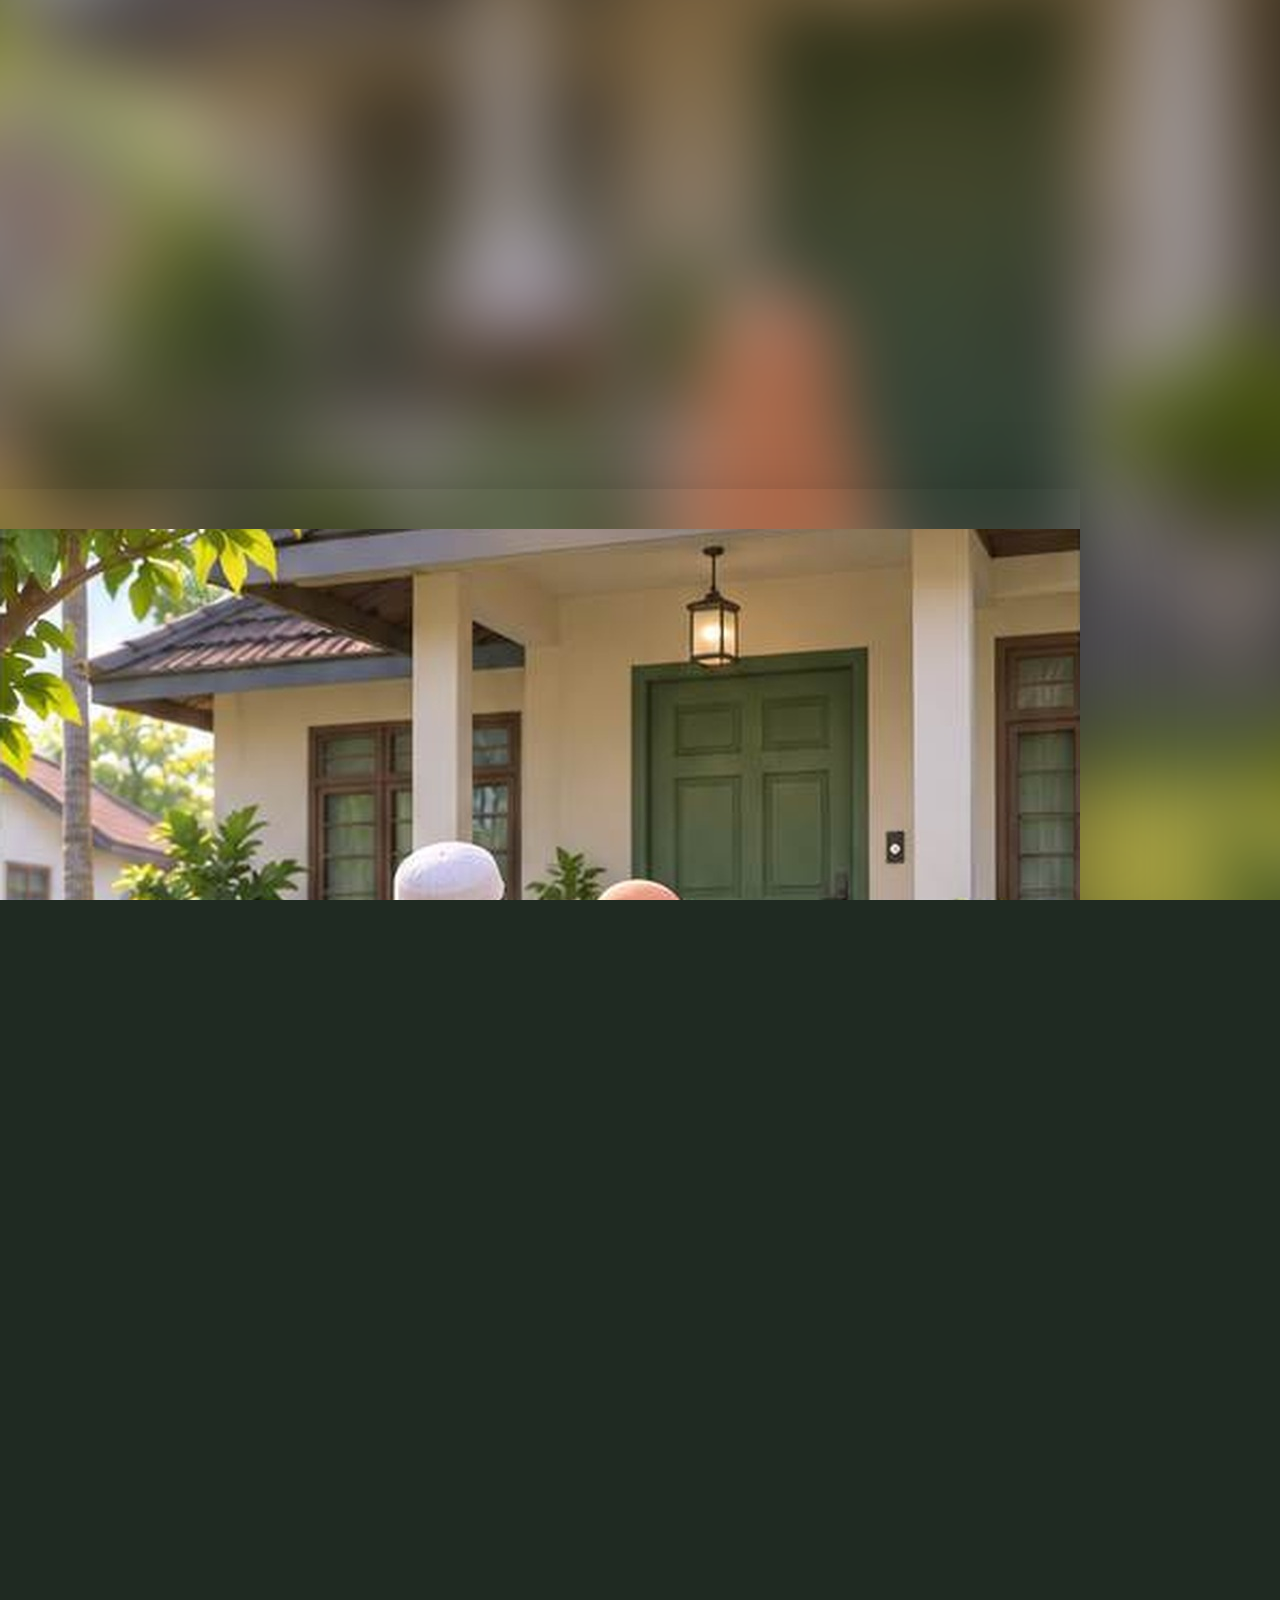
<file: itsunnah/salam-dulu/animatic.html>
<!doctype html>
<html lang="ms"><head><meta charset="utf-8">
<style>
* { box-sizing:border-box; margin:0; padding:0; }
html,body { width:1080px; height:1920px; overflow:hidden; background:#1f2a22; font-family:"Inter",sans-serif; }
.sc { position:absolute; inset:0; opacity:0; overflow:hidden; }
.bg { position:absolute; inset:-80px; background-size:cover; background-position:center; filter:blur(38px) brightness(.78) saturate(1.1); }
.fr { position:absolute; left:0; top:489px; width:1080px; height:942px; overflow:hidden; box-shadow:0 30px 80px rgba(0,0,0,.35); }
.fr img { width:100%; height:100%; object-fit:cover; transform-origin:50% 50%; }
.tx { position:absolute; left:60px; right:60px; top:250px; display:flex; justify-content:center; }
.tx span { background:#fffaf0; color:#3d4a3a; font-weight:800; font-size:64px; line-height:1.15; padding:22px 40px; border-radius:40px; box-shadow:0 10px 30px rgba(0,0,0,.25); text-align:center; }
.sub { position:absolute; left:70px; right:70px; top:1500px; text-align:center; color:#fff; font-weight:700; font-size:56px; line-height:1.25; text-shadow:0 3px 12px rgba(0,0,0,.6); opacity:0; }
.end { position:absolute; left:60px; right:60px; top:1530px; text-align:center; color:#fffaf0; }
.end b { display:block; font-size:84px; font-weight:800; letter-spacing:-.01em; }
.end i { display:block; font-style:normal; font-size:50px; font-weight:600; color:#f3c9a8; margin-top:10px; }
</style></head><body>
<!-- data-s/e: masa babak; data-z: zoom mula,akhir; data-px/py: anjakan (px) mula->akhir -->
<div class="sc" data-s="0" data-e="3" data-z="1.0,1.10" data-p="0,40,0,-10"><div class="bg" style="background-image:url(panels/1.jpg)"></div><div class="fr"><img src="panels/1.jpg"></div>
  <div class="tx it" data-in="0.3"><span>Bila sampai rumah…</span></div></div>
<div class="sc" data-s="3" data-e="6" data-z="1.04,1.14" data-p="0,0,-60,10"><div class="bg" style="background-image:url(panels/2.jpg)"></div><div class="fr"><img src="panels/2.jpg"></div>
  <div class="sub" data-a="0.6" data-b="2.8">🔔 <i style="font-style:italic">ding-dong</i></div></div>
<div class="sc" data-s="6" data-e="10" data-z="1.02,1.08" data-p="0,0,0,0"><div class="bg" style="background-image:url(panels/3.jpg)"></div><div class="fr"><img src="panels/3.jpg"></div>
  <div class="tx it" data-in="0.3"><span>1. Beri salam</span></div>
  <div class="sub" data-a="0.3" data-b="2.0">"Assalamualaikum!"</div>
  <div class="sub" data-a="2.1" data-b="3.9">"Assalamualaikum."</div></div>
<div class="sc" data-s="10" data-e="14" data-z="1.0,1.07" data-p="30,0,-20,0"><div class="bg" style="background-image:url(panels/4.jpg)"></div><div class="fr"><img src="panels/4.jpg"></div>
  <div class="tx it" data-in="0.3"><span>2. Tunggu dengan sopan</span></div>
  <div class="sub" data-a="0.4" data-b="3.8">"Waalaikumsalam. Jemput masuk."</div></div>
<div class="sc" data-s="14" data-e="19" data-z="1.0,1.10" data-p="0,20,0,-20"><div class="bg" style="background-image:url(panels/5.jpg)"></div><div class="fr"><img src="panels/5.jpg"></div>
  <div class="tx it" data-in="0.3"><span>Salam dulu 🤍</span></div>
  <div class="sub" data-a="0.6" data-b="4.6">Salam dulu, baru masuk.</div></div>
<div class="sc" data-s="19" data-e="24" data-z="1.06,1.0" data-p="0,0,0,0"><div class="bg" style="background-image:url(panels/6.jpg)"></div><div class="fr"><img src="panels/6.jpg"></div>
  <div class="tx it" data-in="0.2"><span>"Jom cuba hari ini!"</span></div>
  <div class="end it" data-in="1.2"><b>Itsunnah</b><i>Adab kecil, kesan besar</i></div></div>
<script>
const TOTAL=24, XF=0.35;
const ease=x=>x<=0?0:x>=1?1:1-Math.pow(1-x,3);
const io=x=>x<=0?0:x>=1?1:(x<.5?2*x*x:1-Math.pow(-2*x+2,2)/2);
const S=[...document.querySelectorAll('.sc')].map(el=>{const [z0,z1]=el.dataset.z.split(',').map(Number);const [x0,y0,x1,y1]=el.dataset.p.split(',').map(Number);
 return {el,s:+el.dataset.s,e:+el.dataset.e,z0,z1,x0,y0,x1,y1,img:el.querySelector('.fr img'),its:[...el.querySelectorAll('.it')],subs:[...el.querySelectorAll('.sub')]}});
window.render=function(t){for(const c of S){let o=0;
 if(t>=c.s-XF&&t<=c.e+XF){const a=c.s===0?1:ease((t-c.s+XF)/(2*XF));const b=c.e>=TOTAL?1:1-ease((t-c.e+XF)/(2*XF));o=Math.min(a,b);}
 c.el.style.opacity=o; if(!o) continue;
 const k=io((t-c.s)/(c.e-c.s)); const z=c.z0+(c.z1-c.z0)*k;
 c.img.style.transform=`translate(${c.x0+(c.x1-c.x0)*k}px,${c.y0+(c.y1-c.y0)*k}px) scale(${z})`;
 for(const i of c.its){const p=ease((t-c.s-(+i.dataset.in))/0.45);i.style.opacity=p;i.style.transform=`translateY(${(1-p)*30}px)`;}
 for(const s of c.subs){const lt=t-c.s,a=+s.dataset.a,b=+s.dataset.b;s.style.opacity=Math.min(ease((lt-a)/0.2),1-ease((lt-b)/0.2));}
}};
window.TOTAL=TOTAL; render(0);
</script></body></html>
</file>
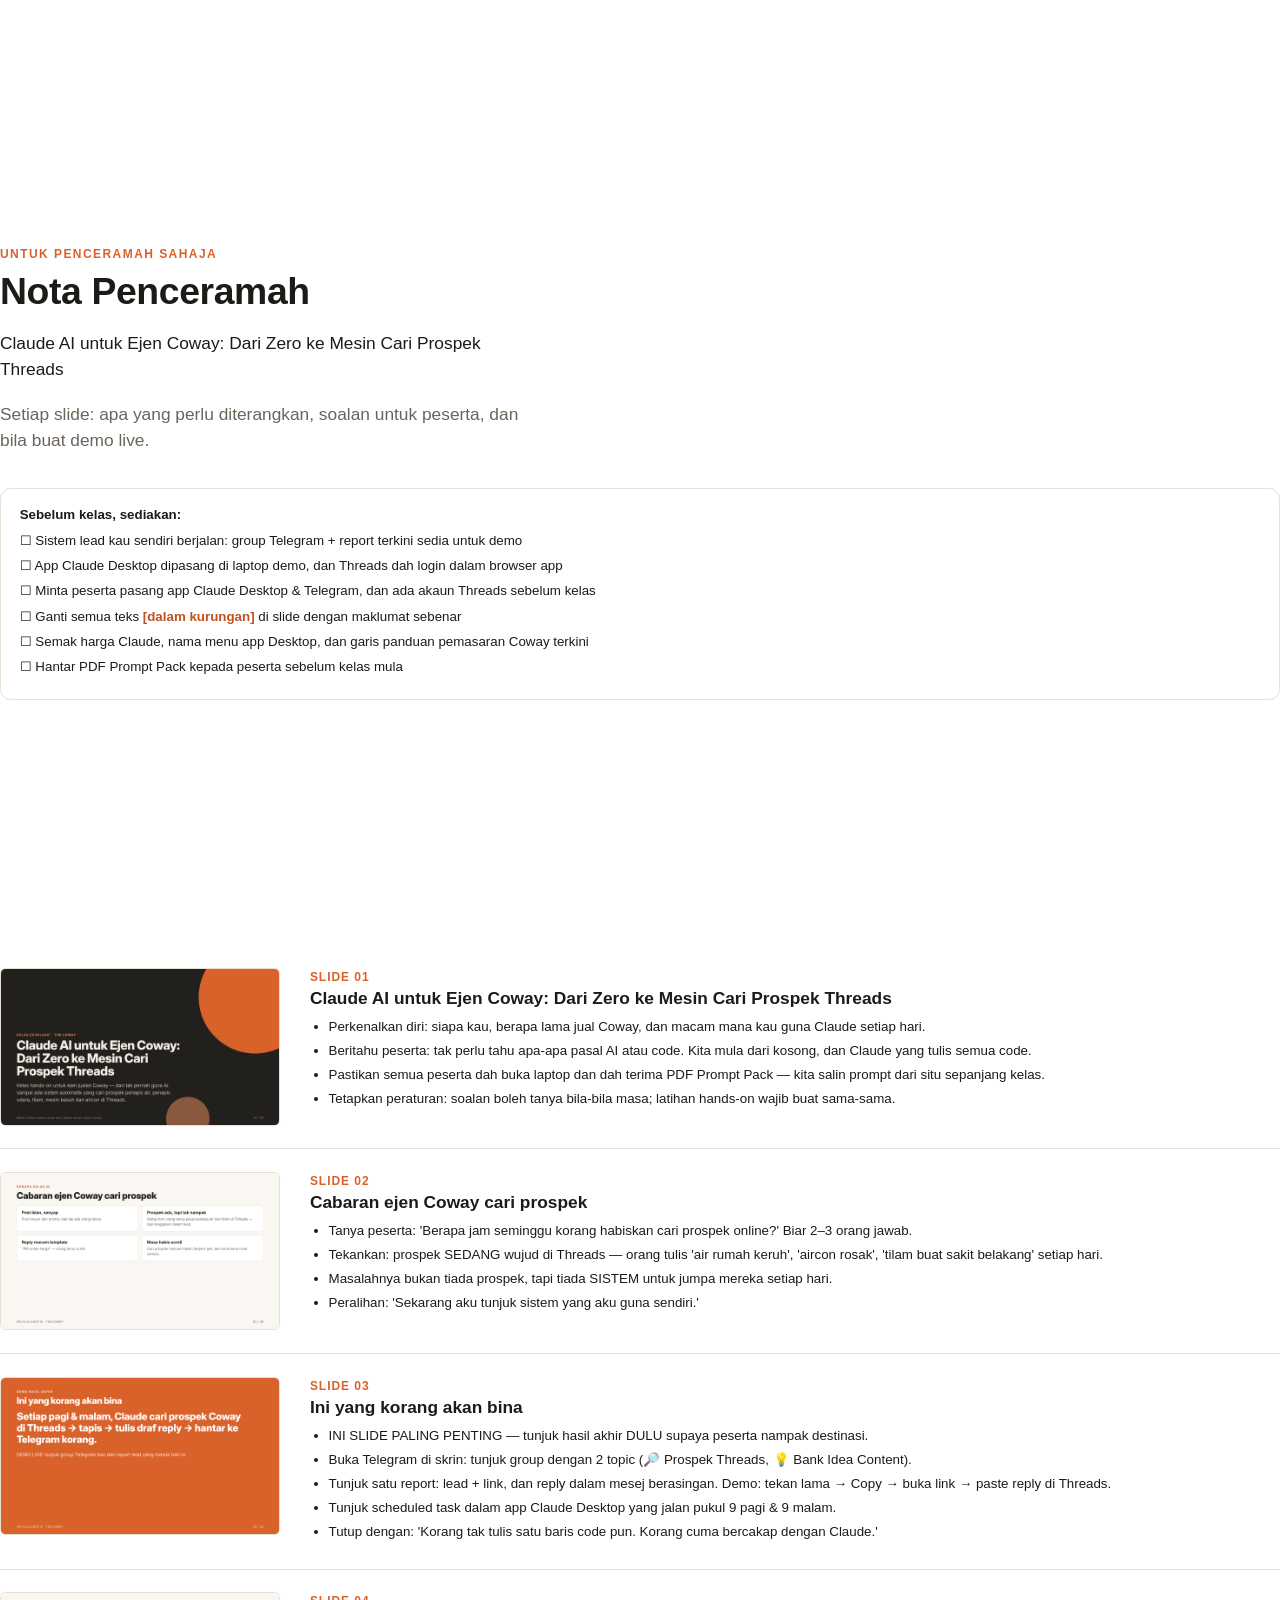
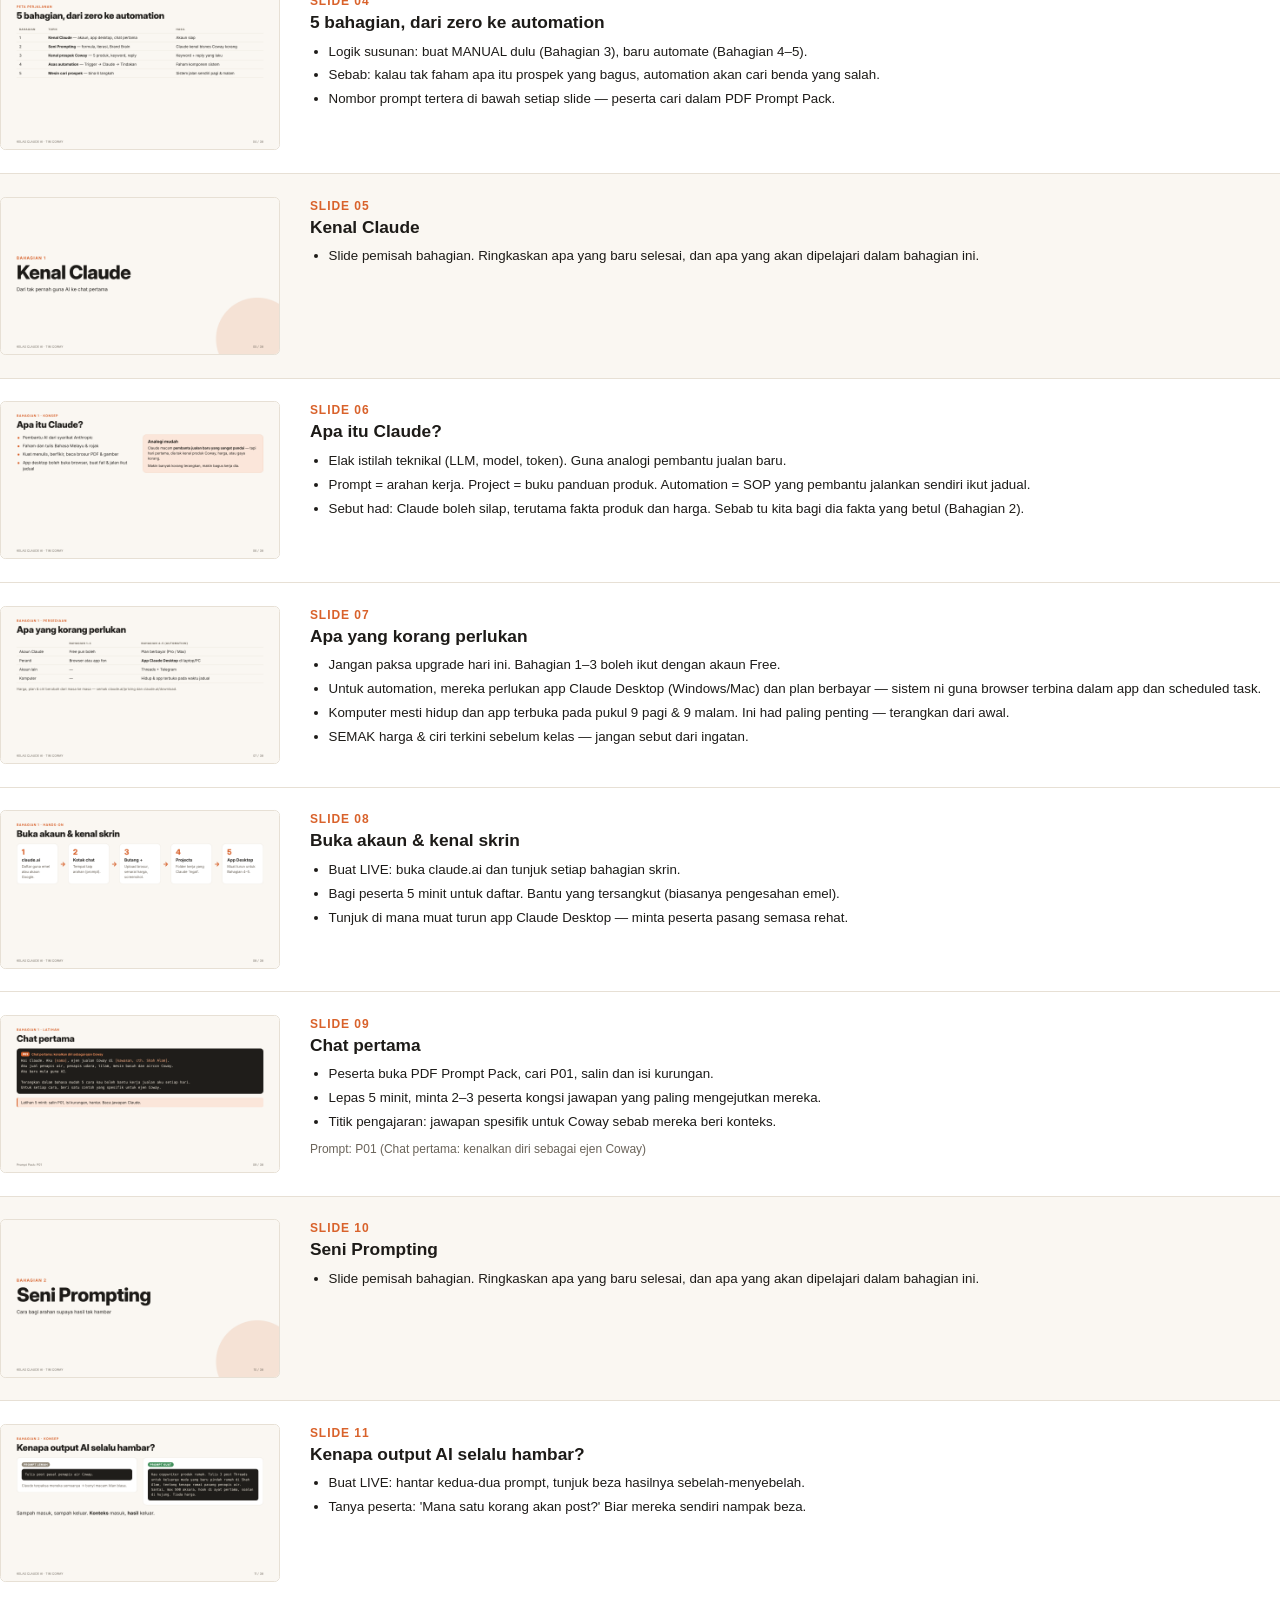
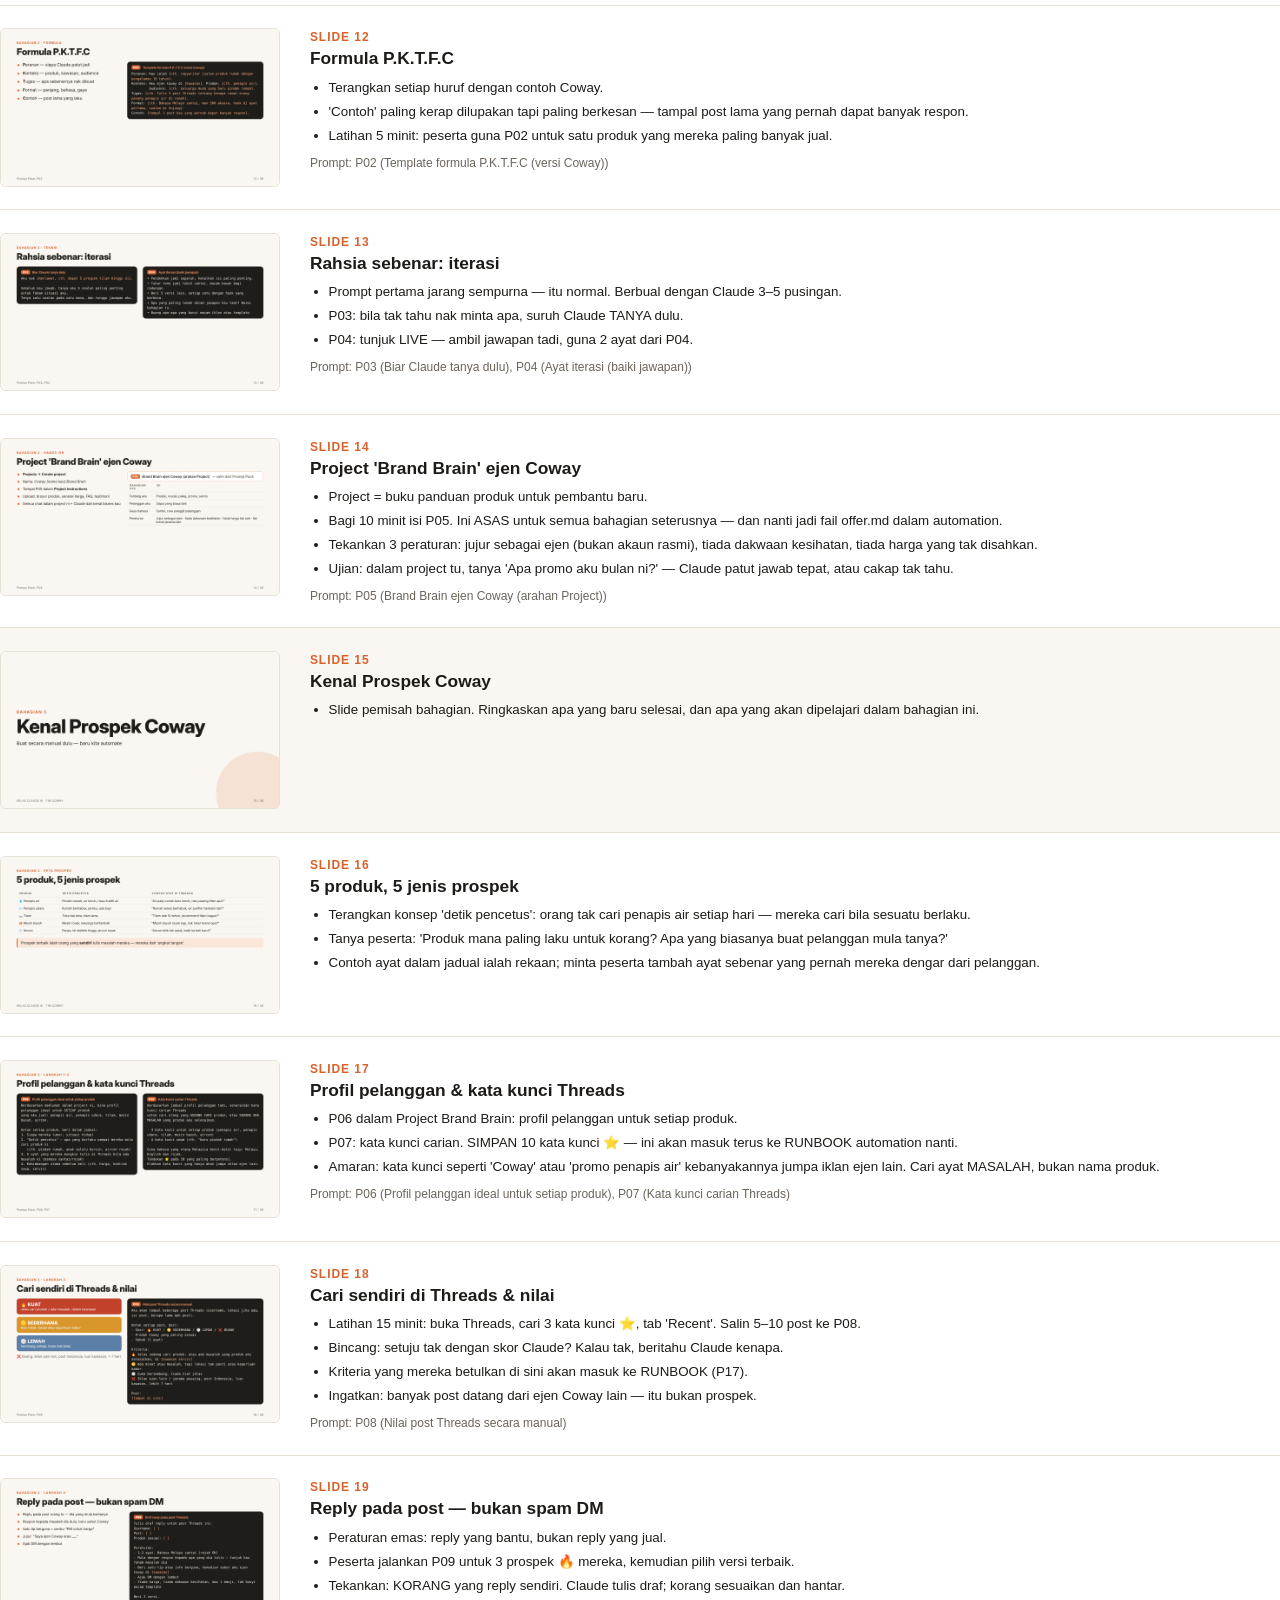
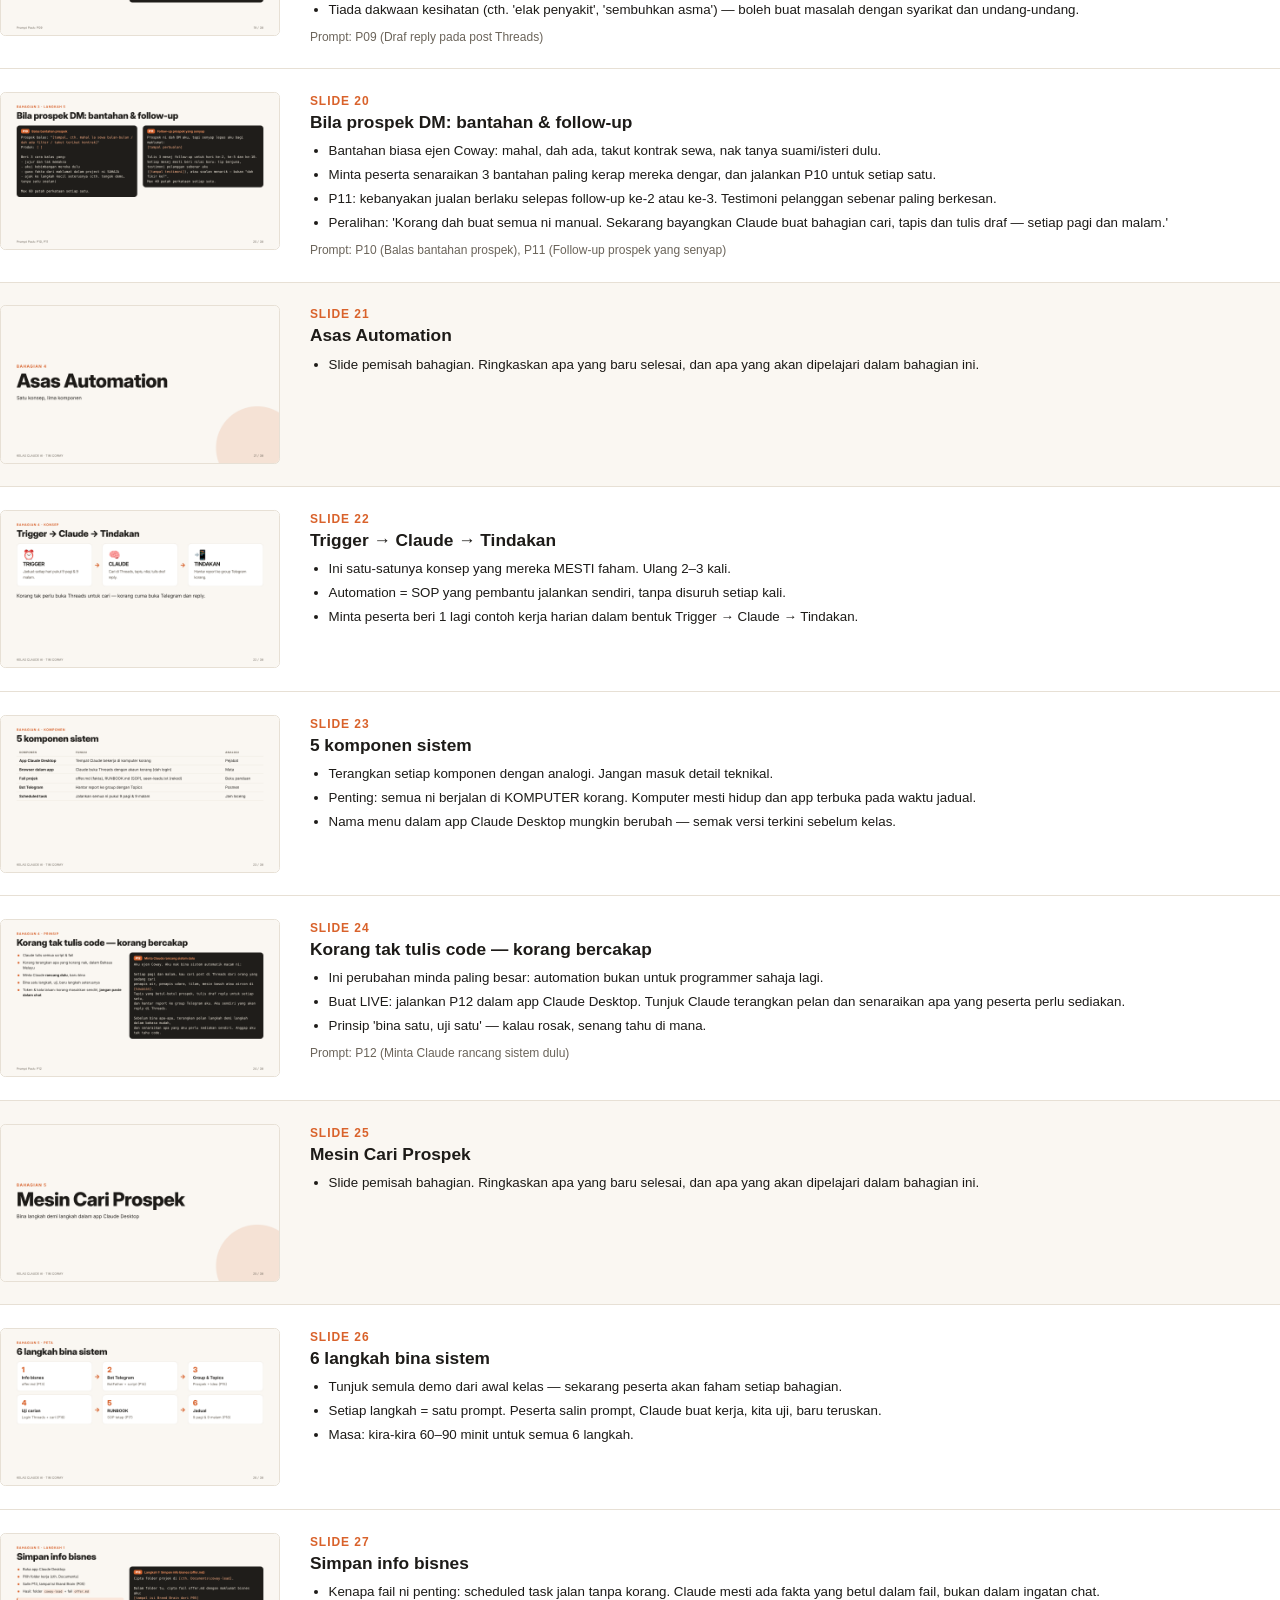
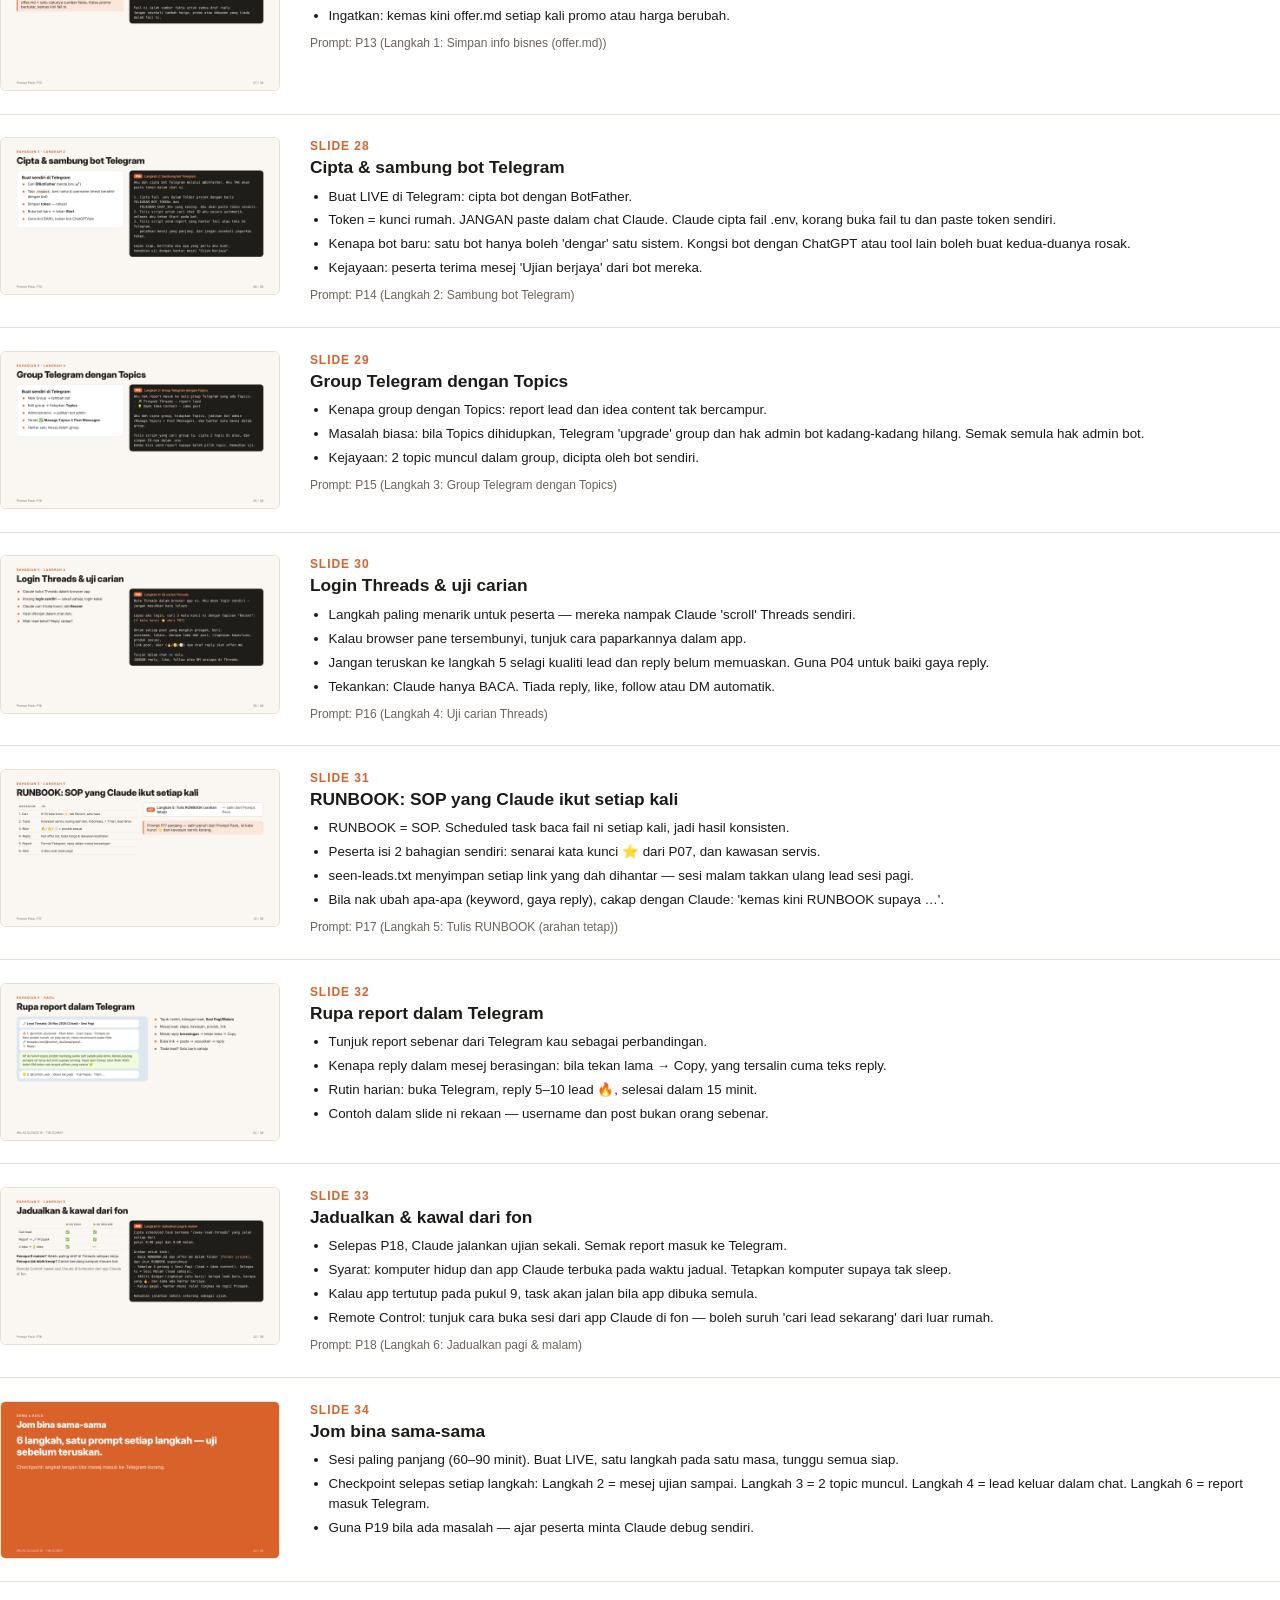
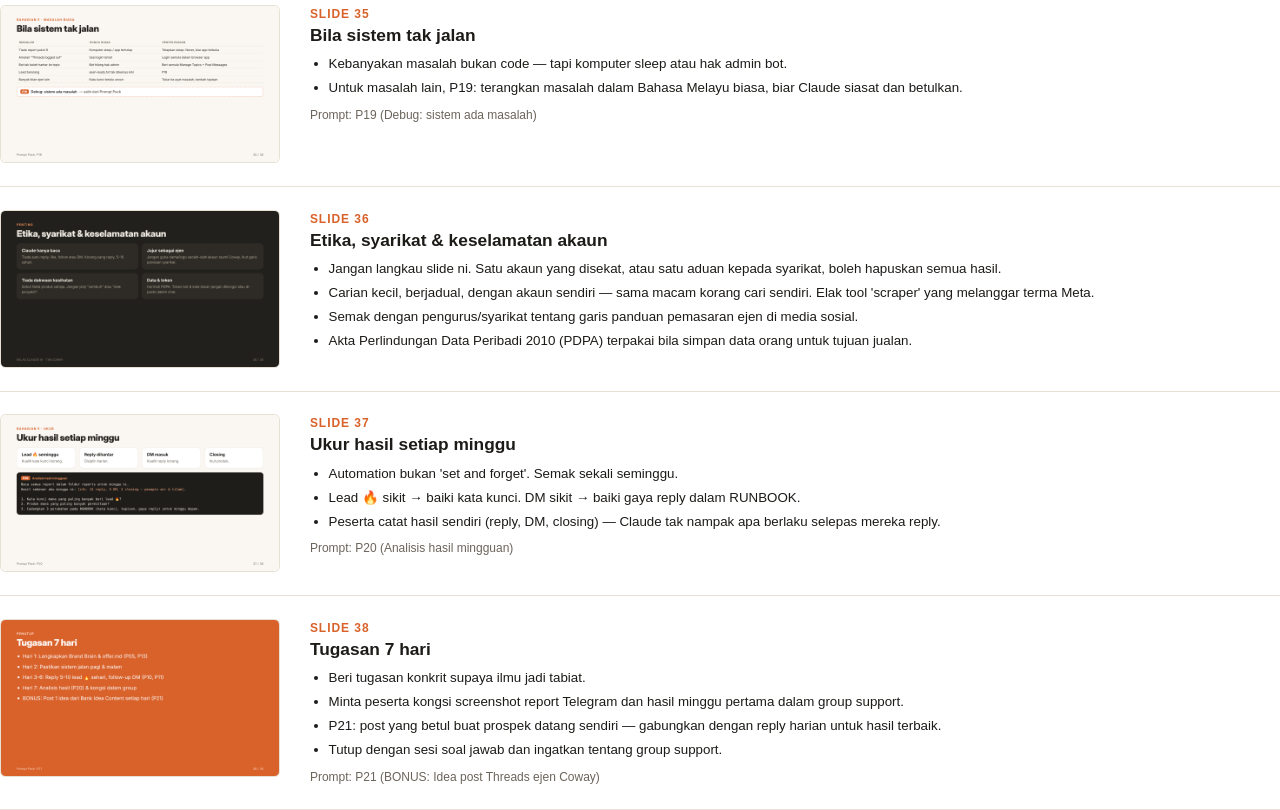
<file: kelas-claude/kursus-prospek/nota-penceramah.html>
<!doctype html><html lang="ms"><head><meta charset="utf-8"><title>Nota Penceramah</title><style>
@page { size: A4; margin: 16mm 16mm 18mm; }
* { box-sizing: border-box; margin: 0; padding: 0; }
body { font-family: "Inter", sans-serif; color: #1d1b18; font-size: 11pt; line-height: 1.5; }
h1 { font-family: "Inter Display", "Inter", sans-serif; font-size: 28pt; line-height: 1.1; font-weight: 800; letter-spacing: -.01em; }
h2 { font-size: 15pt; font-weight: 800; margin-bottom: 4pt; }
.kicker { color: #d9622b; font-weight: 700; letter-spacing: .12em; text-transform: uppercase; font-size: 9pt; margin-bottom: 6pt; }
.muted { color: #6b645a; }
.cover { height: 250mm; display: flex; flex-direction: column; justify-content: center; page-break-after: always; }
.cover p { font-size: 13pt; margin-top: 14pt; max-width: 140mm; }
.legend { margin-top: 26pt; border: 1px solid #e7e0d5; border-radius: 8pt; padding: 12pt 14pt; font-size: 10pt; }
.legend div { margin-bottom: 4pt; }
.fill { color: #c0501d; font-weight: 700; }
.var { color: #2f6fb0; font-weight: 700; }
/* notes */
.ns { display: grid; grid-template-columns: 74mm 1fr; gap: 8mm; padding: 6mm 0; border-bottom: 1px solid #e7e0d5; page-break-inside: avoid; }
.ns img { width: 74mm; border: 1px solid #e7e0d5; border-radius: 4pt; display: block; }
.ns .no { font-size: 9pt; font-weight: 700; color: #d9622b; letter-spacing: .08em; }
.ns h2 { font-size: 13pt; }
.ns ul { padding-left: 14pt; margin-top: 4pt; }
.ns li { margin-bottom: 3pt; font-size: 10pt; }
.ns .pr { margin-top: 6pt; font-size: 9pt; color: #6b645a; }
.ns.sec { background: #faf7f2; }
/* prompt pack */
.pp { page-break-inside: avoid; margin-bottom: 9mm; }
.pp .top { display: flex; align-items: baseline; gap: 8pt; }
.pp .id { background: #d9622b; color: #fff; font-weight: 800; font-size: 9pt; padding: 2pt 7pt; border-radius: 4pt; }
.pp .when { font-size: 9.5pt; color: #6b645a; margin: 2pt 0 6pt; }
.pp pre { font-family: "DejaVu Sans Mono", monospace; font-size: 9pt; line-height: 1.5; white-space: pre-wrap; background: #faf7f2; border: 1px solid #e7e0d5; border-left: 3pt solid #d9622b; border-radius: 4pt; padding: 9pt 11pt; }
.toc { columns: 2; column-gap: 10mm; font-size: 10pt; margin-top: 10pt; }
.toc div { margin-bottom: 3pt; break-inside: avoid; }
.toc b { color: #d9622b; display: inline-block; width: 26pt; }
</style></head><body><div class="cover"><div class="kicker">Untuk penceramah sahaja</div><h1>Nota Penceramah</h1><p>Claude AI untuk Ejen Coway: Dari Zero ke Mesin Cari Prospek Threads</p><p class="muted">Setiap slide: apa yang perlu diterangkan, soalan untuk peserta, dan bila buat demo live.</p><div class="legend"><div><b>Sebelum kelas, sediakan:</b></div><div>☐ Sistem lead kau sendiri berjalan: group Telegram + report terkini sedia untuk demo</div><div>☐ App Claude Desktop dipasang di laptop demo, dan Threads dah login dalam browser app</div><div>☐ Minta peserta pasang app Claude Desktop &amp; Telegram, dan ada akaun Threads sebelum kelas</div><div>☐ Ganti semua teks <span class="fill">[dalam kurungan]</span> di slide dengan maklumat sebenar</div><div>☐ Semak harga Claude, nama menu app Desktop, dan garis panduan pemasaran Coway terkini</div><div>☐ Hantar PDF Prompt Pack kepada peserta sebelum kelas mula</div></div></div><div class="ns"><img src="thumbs/01.png"><div><div class="no">SLIDE 01</div><h2>Claude AI untuk Ejen Coway: Dari Zero ke Mesin Cari Prospek Threads</h2><ul><li>Perkenalkan diri: siapa kau, berapa lama jual Coway, dan macam mana kau guna Claude setiap hari.</li><li>Beritahu peserta: tak perlu tahu apa-apa pasal AI atau code. Kita mula dari kosong, dan Claude yang tulis semua code.</li><li>Pastikan semua peserta dah buka laptop dan dah terima PDF Prompt Pack — kita salin prompt dari situ sepanjang kelas.</li><li>Tetapkan peraturan: soalan boleh tanya bila-bila masa; latihan hands-on wajib buat sama-sama.</li></ul></div></div><div class="ns"><img src="thumbs/02.png"><div><div class="no">SLIDE 02</div><h2>Cabaran ejen Coway cari prospek</h2><ul><li>Tanya peserta: &#x27;Berapa jam seminggu korang habiskan cari prospek online?&#x27; Biar 2–3 orang jawab.</li><li>Tekankan: prospek SEDANG wujud di Threads — orang tulis &#x27;air rumah keruh&#x27;, &#x27;aircon rosak&#x27;, &#x27;tilam buat sakit belakang&#x27; setiap hari.</li><li>Masalahnya bukan tiada prospek, tapi tiada SISTEM untuk jumpa mereka setiap hari.</li><li>Peralihan: &#x27;Sekarang aku tunjuk sistem yang aku guna sendiri.&#x27;</li></ul></div></div><div class="ns"><img src="thumbs/03.png"><div><div class="no">SLIDE 03</div><h2>Ini yang korang akan bina</h2><ul><li>INI SLIDE PALING PENTING — tunjuk hasil akhir DULU supaya peserta nampak destinasi.</li><li>Buka Telegram di skrin: tunjuk group dengan 2 topic (🔎 Prospek Threads, 💡 Bank Idea Content).</li><li>Tunjuk satu report: lead + link, dan reply dalam mesej berasingan. Demo: tekan lama → Copy → buka link → paste reply di Threads.</li><li>Tunjuk scheduled task dalam app Claude Desktop yang jalan pukul 9 pagi &amp; 9 malam.</li><li>Tutup dengan: &#x27;Korang tak tulis satu baris code pun. Korang cuma bercakap dengan Claude.&#x27;</li></ul></div></div><div class="ns"><img src="thumbs/04.png"><div><div class="no">SLIDE 04</div><h2>5 bahagian, dari zero ke automation</h2><ul><li>Logik susunan: buat MANUAL dulu (Bahagian 3), baru automate (Bahagian 4–5).</li><li>Sebab: kalau tak faham apa itu prospek yang bagus, automation akan cari benda yang salah.</li><li>Nombor prompt tertera di bawah setiap slide — peserta cari dalam PDF Prompt Pack.</li></ul></div></div><div class="ns sec"><img src="thumbs/05.png"><div><div class="no">SLIDE 05</div><h2>Kenal Claude</h2><ul><li>Slide pemisah bahagian. Ringkaskan apa yang baru selesai, dan apa yang akan dipelajari dalam bahagian ini.</li></ul></div></div><div class="ns"><img src="thumbs/06.png"><div><div class="no">SLIDE 06</div><h2>Apa itu Claude?</h2><ul><li>Elak istilah teknikal (LLM, model, token). Guna analogi pembantu jualan baru.</li><li>Prompt = arahan kerja. Project = buku panduan produk. Automation = SOP yang pembantu jalankan sendiri ikut jadual.</li><li>Sebut had: Claude boleh silap, terutama fakta produk dan harga. Sebab tu kita bagi dia fakta yang betul (Bahagian 2).</li></ul></div></div><div class="ns"><img src="thumbs/07.png"><div><div class="no">SLIDE 07</div><h2>Apa yang korang perlukan</h2><ul><li>Jangan paksa upgrade hari ini. Bahagian 1–3 boleh ikut dengan akaun Free.</li><li>Untuk automation, mereka perlukan app Claude Desktop (Windows/Mac) dan plan berbayar — sistem ni guna browser terbina dalam app dan scheduled task.</li><li>Komputer mesti hidup dan app terbuka pada pukul 9 pagi &amp; 9 malam. Ini had paling penting — terangkan dari awal.</li><li>SEMAK harga &amp; ciri terkini sebelum kelas — jangan sebut dari ingatan.</li></ul></div></div><div class="ns"><img src="thumbs/08.png"><div><div class="no">SLIDE 08</div><h2>Buka akaun & kenal skrin</h2><ul><li>Buat LIVE: buka claude.ai dan tunjuk setiap bahagian skrin.</li><li>Bagi peserta 5 minit untuk daftar. Bantu yang tersangkut (biasanya pengesahan emel).</li><li>Tunjuk di mana muat turun app Claude Desktop — minta peserta pasang semasa rehat.</li></ul></div></div><div class="ns"><img src="thumbs/09.png"><div><div class="no">SLIDE 09</div><h2>Chat pertama</h2><ul><li>Peserta buka PDF Prompt Pack, cari P01, salin dan isi kurungan.</li><li>Lepas 5 minit, minta 2–3 peserta kongsi jawapan yang paling mengejutkan mereka.</li><li>Titik pengajaran: jawapan spesifik untuk Coway sebab mereka beri konteks.</li></ul><div class="pr">Prompt: P01 (Chat pertama: kenalkan diri sebagai ejen Coway)</div></div></div><div class="ns sec"><img src="thumbs/10.png"><div><div class="no">SLIDE 10</div><h2>Seni Prompting</h2><ul><li>Slide pemisah bahagian. Ringkaskan apa yang baru selesai, dan apa yang akan dipelajari dalam bahagian ini.</li></ul></div></div><div class="ns"><img src="thumbs/11.png"><div><div class="no">SLIDE 11</div><h2>Kenapa output AI selalu hambar?</h2><ul><li>Buat LIVE: hantar kedua-dua prompt, tunjuk beza hasilnya sebelah-menyebelah.</li><li>Tanya peserta: &#x27;Mana satu korang akan post?&#x27; Biar mereka sendiri nampak beza.</li></ul></div></div><div class="ns"><img src="thumbs/12.png"><div><div class="no">SLIDE 12</div><h2>Formula P.K.T.F.C</h2><ul><li>Terangkan setiap huruf dengan contoh Coway.</li><li>&#x27;Contoh&#x27; paling kerap dilupakan tapi paling berkesan — tampal post lama yang pernah dapat banyak respon.</li><li>Latihan 5 minit: peserta guna P02 untuk satu produk yang mereka paling banyak jual.</li></ul><div class="pr">Prompt: P02 (Template formula P.K.T.F.C (versi Coway))</div></div></div><div class="ns"><img src="thumbs/13.png"><div><div class="no">SLIDE 13</div><h2>Rahsia sebenar: iterasi</h2><ul><li>Prompt pertama jarang sempurna — itu normal. Berbual dengan Claude 3–5 pusingan.</li><li>P03: bila tak tahu nak minta apa, suruh Claude TANYA dulu.</li><li>P04: tunjuk LIVE — ambil jawapan tadi, guna 2 ayat dari P04.</li></ul><div class="pr">Prompt: P03 (Biar Claude tanya dulu), P04 (Ayat iterasi (baiki jawapan))</div></div></div><div class="ns"><img src="thumbs/14.png"><div><div class="no">SLIDE 14</div><h2>Project 'Brand Brain' ejen Coway</h2><ul><li>Project = buku panduan produk untuk pembantu baru.</li><li>Bagi 10 minit isi P05. Ini ASAS untuk semua bahagian seterusnya — dan nanti jadi fail offer.md dalam automation.</li><li>Tekankan 3 peraturan: jujur sebagai ejen (bukan akaun rasmi), tiada dakwaan kesihatan, tiada harga yang tak disahkan.</li><li>Ujian: dalam project tu, tanya &#x27;Apa promo aku bulan ni?&#x27; — Claude patut jawab tepat, atau cakap tak tahu.</li></ul><div class="pr">Prompt: P05 (Brand Brain ejen Coway (arahan Project))</div></div></div><div class="ns sec"><img src="thumbs/15.png"><div><div class="no">SLIDE 15</div><h2>Kenal Prospek Coway</h2><ul><li>Slide pemisah bahagian. Ringkaskan apa yang baru selesai, dan apa yang akan dipelajari dalam bahagian ini.</li></ul></div></div><div class="ns"><img src="thumbs/16.png"><div><div class="no">SLIDE 16</div><h2>5 produk, 5 jenis prospek</h2><ul><li>Terangkan konsep &#x27;detik pencetus&#x27;: orang tak cari penapis air setiap hari — mereka cari bila sesuatu berlaku.</li><li>Tanya peserta: &#x27;Produk mana paling laku untuk korang? Apa yang biasanya buat pelanggan mula tanya?&#x27;</li><li>Contoh ayat dalam jadual ialah rekaan; minta peserta tambah ayat sebenar yang pernah mereka dengar dari pelanggan.</li></ul></div></div><div class="ns"><img src="thumbs/17.png"><div><div class="no">SLIDE 17</div><h2>Profil pelanggan & kata kunci Threads</h2><ul><li>P06 dalam Project Brand Brain: profil pelanggan untuk setiap produk.</li><li>P07: kata kunci carian. SIMPAN 10 kata kunci ⭐ — ini akan masuk terus ke RUNBOOK automation nanti.</li><li>Amaran: kata kunci seperti &#x27;Coway&#x27; atau &#x27;promo penapis air&#x27; kebanyakannya jumpa iklan ejen lain. Cari ayat MASALAH, bukan nama produk.</li></ul><div class="pr">Prompt: P06 (Profil pelanggan ideal untuk setiap produk), P07 (Kata kunci carian Threads)</div></div></div><div class="ns"><img src="thumbs/18.png"><div><div class="no">SLIDE 18</div><h2>Cari sendiri di Threads & nilai</h2><ul><li>Latihan 15 minit: buka Threads, cari 3 kata kunci ⭐, tab &#x27;Recent&#x27;. Salin 5–10 post ke P08.</li><li>Bincang: setuju tak dengan skor Claude? Kalau tak, beritahu Claude kenapa.</li><li>Kriteria yang mereka betulkan di sini akan masuk ke RUNBOOK (P17).</li><li>Ingatkan: banyak post datang dari ejen Coway lain — itu bukan prospek.</li></ul><div class="pr">Prompt: P08 (Nilai post Threads secara manual)</div></div></div><div class="ns"><img src="thumbs/19.png"><div><div class="no">SLIDE 19</div><h2>Reply pada post — bukan spam DM</h2><ul><li>Peraturan emas: reply yang bantu, bukan reply yang jual.</li><li>Peserta jalankan P09 untuk 3 prospek 🔥 mereka, kemudian pilih versi terbaik.</li><li>Tekankan: KORANG yang reply sendiri. Claude tulis draf; korang sesuaikan dan hantar.</li><li>Tiada dakwaan kesihatan (cth. &#x27;elak penyakit&#x27;, &#x27;sembuhkan asma&#x27;) — boleh buat masalah dengan syarikat dan undang-undang.</li></ul><div class="pr">Prompt: P09 (Draf reply pada post Threads)</div></div></div><div class="ns"><img src="thumbs/20.png"><div><div class="no">SLIDE 20</div><h2>Bila prospek DM: bantahan & follow-up</h2><ul><li>Bantahan biasa ejen Coway: mahal, dah ada, takut kontrak sewa, nak tanya suami/isteri dulu.</li><li>Minta peserta senaraikan 3 bantahan paling kerap mereka dengar, dan jalankan P10 untuk setiap satu.</li><li>P11: kebanyakan jualan berlaku selepas follow-up ke-2 atau ke-3. Testimoni pelanggan sebenar paling berkesan.</li><li>Peralihan: &#x27;Korang dah buat semua ni manual. Sekarang bayangkan Claude buat bahagian cari, tapis dan tulis draf — setiap pagi dan malam.&#x27;</li></ul><div class="pr">Prompt: P10 (Balas bantahan prospek), P11 (Follow-up prospek yang senyap)</div></div></div><div class="ns sec"><img src="thumbs/21.png"><div><div class="no">SLIDE 21</div><h2>Asas Automation</h2><ul><li>Slide pemisah bahagian. Ringkaskan apa yang baru selesai, dan apa yang akan dipelajari dalam bahagian ini.</li></ul></div></div><div class="ns"><img src="thumbs/22.png"><div><div class="no">SLIDE 22</div><h2>Trigger → Claude → Tindakan</h2><ul><li>Ini satu-satunya konsep yang mereka MESTI faham. Ulang 2–3 kali.</li><li>Automation = SOP yang pembantu jalankan sendiri, tanpa disuruh setiap kali.</li><li>Minta peserta beri 1 lagi contoh kerja harian dalam bentuk Trigger → Claude → Tindakan.</li></ul></div></div><div class="ns"><img src="thumbs/23.png"><div><div class="no">SLIDE 23</div><h2>5 komponen sistem</h2><ul><li>Terangkan setiap komponen dengan analogi. Jangan masuk detail teknikal.</li><li>Penting: semua ni berjalan di KOMPUTER korang. Komputer mesti hidup dan app terbuka pada waktu jadual.</li><li>Nama menu dalam app Claude Desktop mungkin berubah — semak versi terkini sebelum kelas.</li></ul></div></div><div class="ns"><img src="thumbs/24.png"><div><div class="no">SLIDE 24</div><h2>Korang tak tulis code — korang bercakap</h2><ul><li>Ini perubahan minda paling besar: automation bukan untuk programmer sahaja lagi.</li><li>Buat LIVE: jalankan P12 dalam app Claude Desktop. Tunjuk Claude terangkan pelan dan senaraikan apa yang peserta perlu sediakan.</li><li>Prinsip &#x27;bina satu, uji satu&#x27; — kalau rosak, senang tahu di mana.</li></ul><div class="pr">Prompt: P12 (Minta Claude rancang sistem dulu)</div></div></div><div class="ns sec"><img src="thumbs/25.png"><div><div class="no">SLIDE 25</div><h2>Mesin Cari Prospek</h2><ul><li>Slide pemisah bahagian. Ringkaskan apa yang baru selesai, dan apa yang akan dipelajari dalam bahagian ini.</li></ul></div></div><div class="ns"><img src="thumbs/26.png"><div><div class="no">SLIDE 26</div><h2>6 langkah bina sistem</h2><ul><li>Tunjuk semula demo dari awal kelas — sekarang peserta akan faham setiap bahagian.</li><li>Setiap langkah = satu prompt. Peserta salin prompt, Claude buat kerja, kita uji, baru teruskan.</li><li>Masa: kira-kira 60–90 minit untuk semua 6 langkah.</li></ul></div></div><div class="ns"><img src="thumbs/27.png"><div><div class="no">SLIDE 27</div><h2>Simpan info bisnes</h2><ul><li>Kenapa fail ni penting: scheduled task jalan tanpa korang. Claude mesti ada fakta yang betul dalam fail, bukan dalam ingatan chat.</li><li>Ingatkan: kemas kini offer.md setiap kali promo atau harga berubah.</li></ul><div class="pr">Prompt: P13 (Langkah 1: Simpan info bisnes (offer.md))</div></div></div><div class="ns"><img src="thumbs/28.png"><div><div class="no">SLIDE 28</div><h2>Cipta & sambung bot Telegram</h2><ul><li>Buat LIVE di Telegram: cipta bot dengan BotFather.</li><li>Token = kunci rumah. JANGAN paste dalam chat Claude. Claude cipta fail .env, korang buka fail tu dan paste token sendiri.</li><li>Kenapa bot baru: satu bot hanya boleh &#x27;dengar&#x27; satu sistem. Kongsi bot dengan ChatGPT atau tool lain boleh buat kedua-duanya rosak.</li><li>Kejayaan: peserta terima mesej &#x27;Ujian berjaya&#x27; dari bot mereka.</li></ul><div class="pr">Prompt: P14 (Langkah 2: Sambung bot Telegram)</div></div></div><div class="ns"><img src="thumbs/29.png"><div><div class="no">SLIDE 29</div><h2>Group Telegram dengan Topics</h2><ul><li>Kenapa group dengan Topics: report lead dan idea content tak bercampur.</li><li>Masalah biasa: bila Topics dihidupkan, Telegram &#x27;upgrade&#x27; group dan hak admin bot kadang-kadang hilang. Semak semula hak admin bot.</li><li>Kejayaan: 2 topic muncul dalam group, dicipta oleh bot sendiri.</li></ul><div class="pr">Prompt: P15 (Langkah 3: Group Telegram dengan Topics)</div></div></div><div class="ns"><img src="thumbs/30.png"><div><div class="no">SLIDE 30</div><h2>Login Threads & uji carian</h2><ul><li>Langkah paling menarik untuk peserta — mereka nampak Claude &#x27;scroll&#x27; Threads sendiri.</li><li>Kalau browser pane tersembunyi, tunjuk cara paparkannya dalam app.</li><li>Jangan teruskan ke langkah 5 selagi kualiti lead dan reply belum memuaskan. Guna P04 untuk baiki gaya reply.</li><li>Tekankan: Claude hanya BACA. Tiada reply, like, follow atau DM automatik.</li></ul><div class="pr">Prompt: P16 (Langkah 4: Uji carian Threads)</div></div></div><div class="ns"><img src="thumbs/31.png"><div><div class="no">SLIDE 31</div><h2>RUNBOOK: SOP yang Claude ikut setiap kali</h2><ul><li>RUNBOOK = SOP. Scheduled task baca fail ni setiap kali, jadi hasil konsisten.</li><li>Peserta isi 2 bahagian sendiri: senarai kata kunci ⭐ dari P07, dan kawasan servis.</li><li>seen-leads.txt menyimpan setiap link yang dah dihantar — sesi malam takkan ulang lead sesi pagi.</li><li>Bila nak ubah apa-apa (keyword, gaya reply), cakap dengan Claude: &#x27;kemas kini RUNBOOK supaya …&#x27;.</li></ul><div class="pr">Prompt: P17 (Langkah 5: Tulis RUNBOOK (arahan tetap))</div></div></div><div class="ns"><img src="thumbs/32.png"><div><div class="no">SLIDE 32</div><h2>Rupa report dalam Telegram</h2><ul><li>Tunjuk report sebenar dari Telegram kau sebagai perbandingan.</li><li>Kenapa reply dalam mesej berasingan: bila tekan lama → Copy, yang tersalin cuma teks reply.</li><li>Rutin harian: buka Telegram, reply 5–10 lead 🔥, selesai dalam 15 minit.</li><li>Contoh dalam slide ni rekaan — username dan post bukan orang sebenar.</li></ul></div></div><div class="ns"><img src="thumbs/33.png"><div><div class="no">SLIDE 33</div><h2>Jadualkan & kawal dari fon</h2><ul><li>Selepas P18, Claude jalankan ujian sekali. Semak report masuk ke Telegram.</li><li>Syarat: komputer hidup dan app Claude terbuka pada waktu jadual. Tetapkan komputer supaya tak sleep.</li><li>Kalau app tertutup pada pukul 9, task akan jalan bila app dibuka semula.</li><li>Remote Control: tunjuk cara buka sesi dari app Claude di fon — boleh suruh &#x27;cari lead sekarang&#x27; dari luar rumah.</li></ul><div class="pr">Prompt: P18 (Langkah 6: Jadualkan pagi & malam)</div></div></div><div class="ns"><img src="thumbs/34.png"><div><div class="no">SLIDE 34</div><h2>Jom bina sama-sama</h2><ul><li>Sesi paling panjang (60–90 minit). Buat LIVE, satu langkah pada satu masa, tunggu semua siap.</li><li>Checkpoint selepas setiap langkah: Langkah 2 = mesej ujian sampai. Langkah 3 = 2 topic muncul. Langkah 4 = lead keluar dalam chat. Langkah 6 = report masuk Telegram.</li><li>Guna P19 bila ada masalah — ajar peserta minta Claude debug sendiri.</li></ul></div></div><div class="ns"><img src="thumbs/35.png"><div><div class="no">SLIDE 35</div><h2>Bila sistem tak jalan</h2><ul><li>Kebanyakan masalah bukan code — tapi komputer sleep atau hak admin bot.</li><li>Untuk masalah lain, P19: terangkan masalah dalam Bahasa Melayu biasa, biar Claude siasat dan betulkan.</li></ul><div class="pr">Prompt: P19 (Debug: sistem ada masalah)</div></div></div><div class="ns"><img src="thumbs/36.png"><div><div class="no">SLIDE 36</div><h2>Etika, syarikat & keselamatan akaun</h2><ul><li>Jangan langkau slide ni. Satu akaun yang disekat, atau satu aduan kepada syarikat, boleh hapuskan semua hasil.</li><li>Carian kecil, berjadual, dengan akaun sendiri — sama macam korang cari sendiri. Elak tool &#x27;scraper&#x27; yang melanggar terma Meta.</li><li>Semak dengan pengurus/syarikat tentang garis panduan pemasaran ejen di media sosial.</li><li>Akta Perlindungan Data Peribadi 2010 (PDPA) terpakai bila simpan data orang untuk tujuan jualan.</li></ul></div></div><div class="ns"><img src="thumbs/37.png"><div><div class="no">SLIDE 37</div><h2>Ukur hasil setiap minggu</h2><ul><li>Automation bukan &#x27;set and forget&#x27;. Semak sekali seminggu.</li><li>Lead 🔥 sikit → baiki kata kunci. DM sikit → baiki gaya reply dalam RUNBOOK.</li><li>Peserta catat hasil sendiri (reply, DM, closing) — Claude tak nampak apa berlaku selepas mereka reply.</li></ul><div class="pr">Prompt: P20 (Analisis hasil mingguan)</div></div></div><div class="ns"><img src="thumbs/38.png"><div><div class="no">SLIDE 38</div><h2>Tugasan 7 hari</h2><ul><li>Beri tugasan konkrit supaya ilmu jadi tabiat.</li><li>Minta peserta kongsi screenshot report Telegram dan hasil minggu pertama dalam group support.</li><li>P21: post yang betul buat prospek datang sendiri — gabungkan dengan reply harian untuk hasil terbaik.</li><li>Tutup dengan sesi soal jawab dan ingatkan tentang group support.</li></ul><div class="pr">Prompt: P21 (BONUS: Idea post Threads ejen Coway)</div></div></div></body></html>
</file>
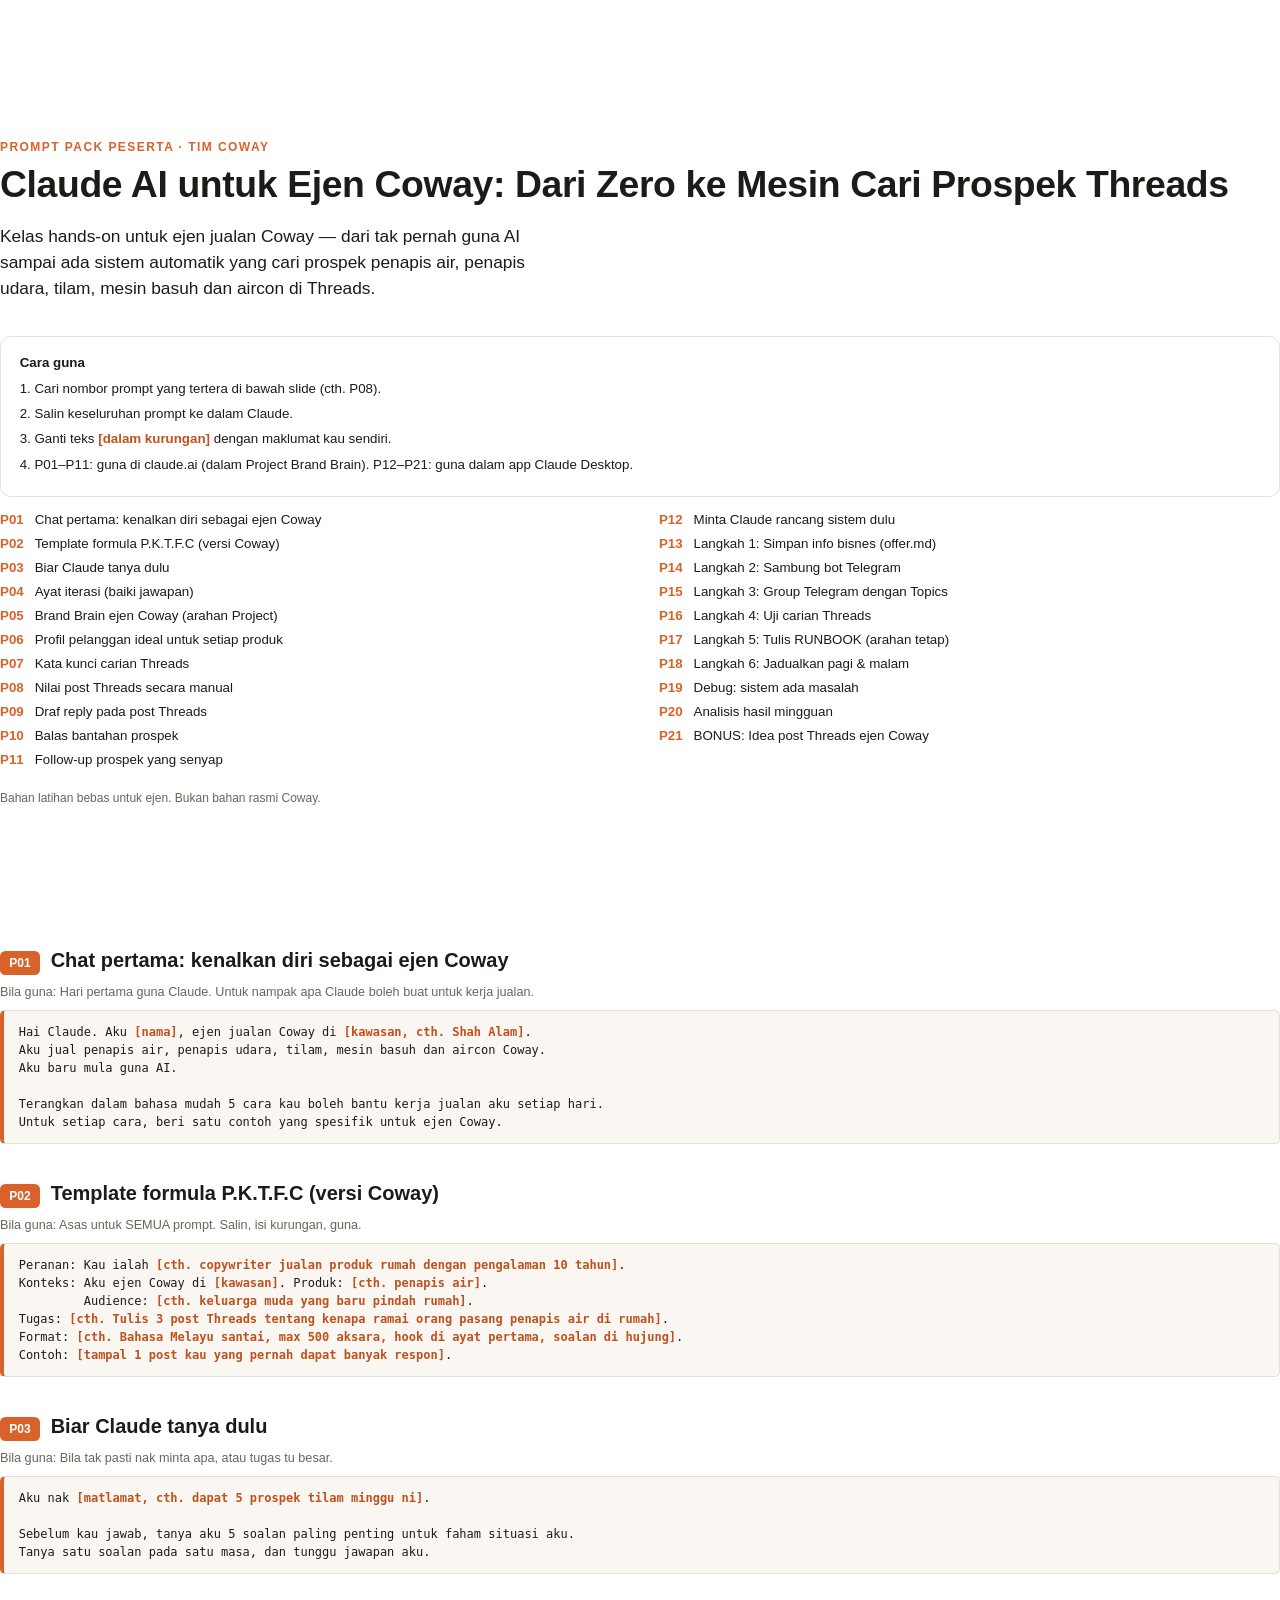
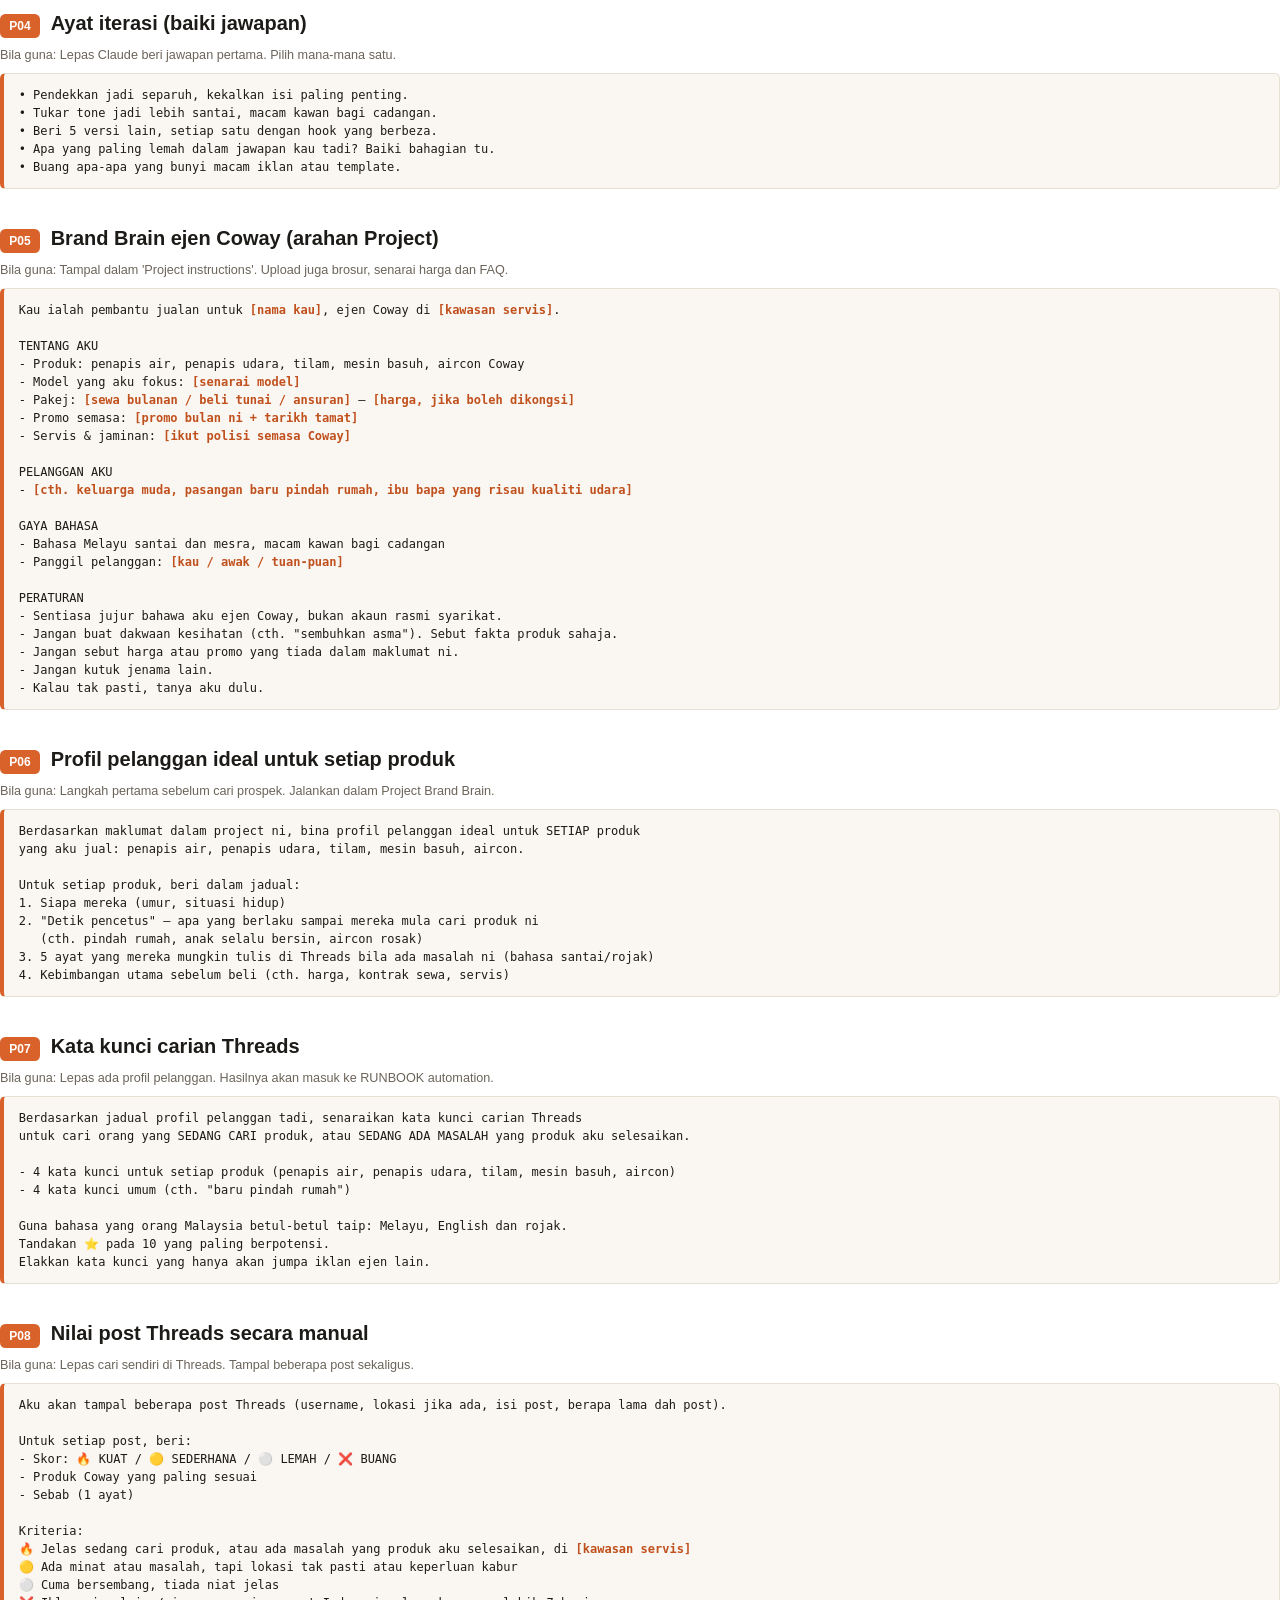
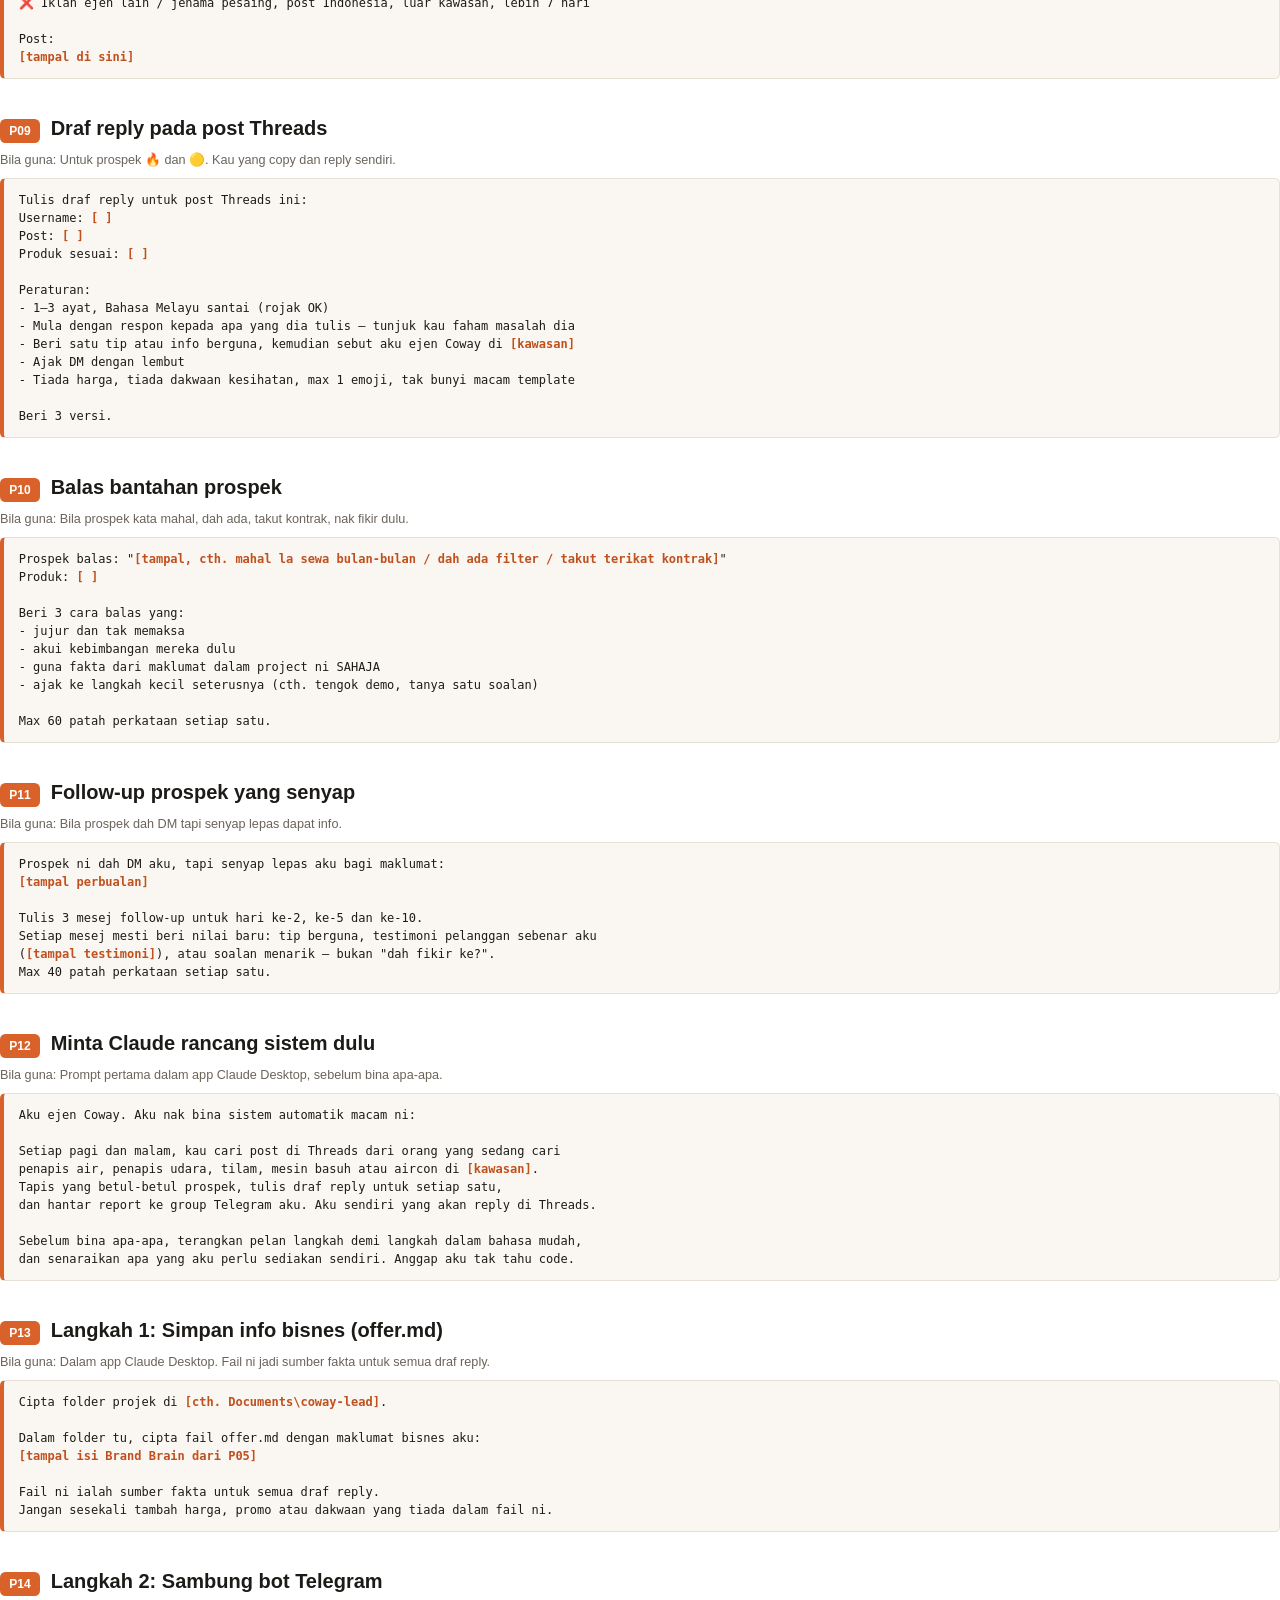
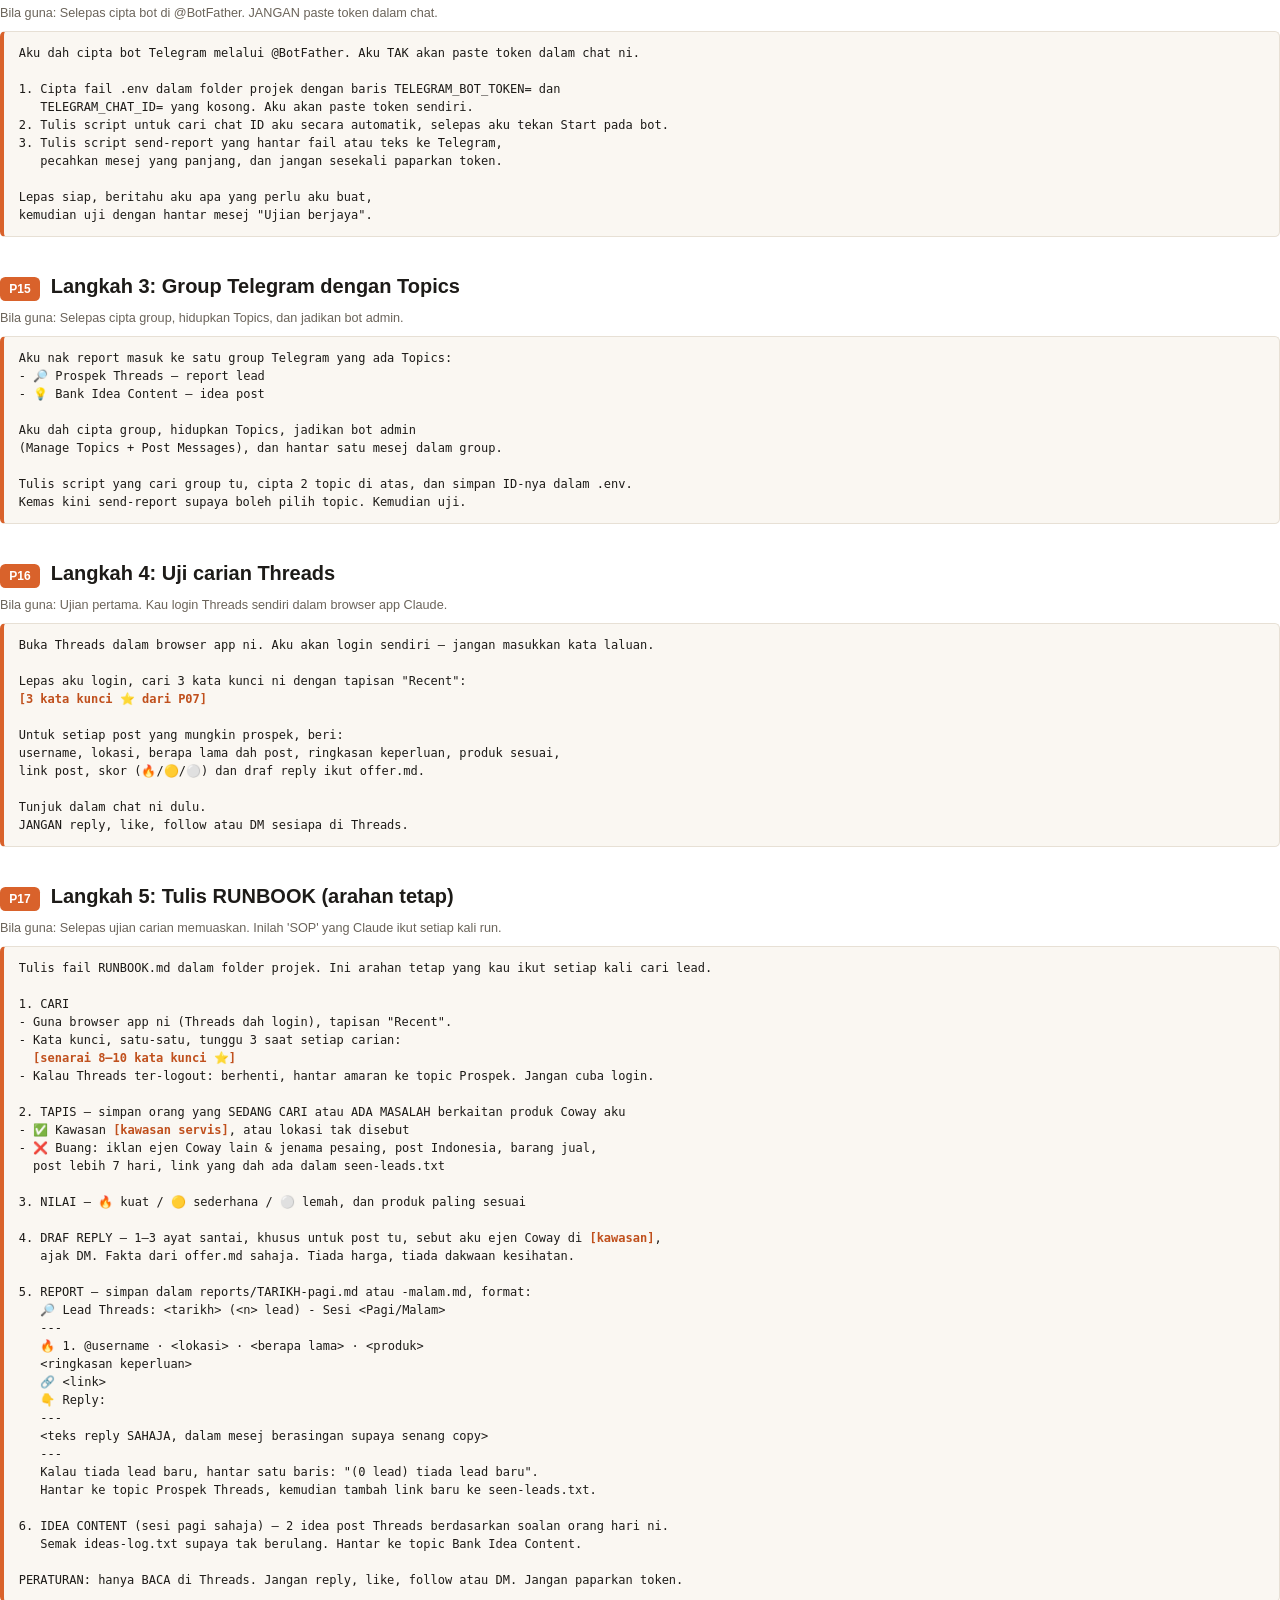
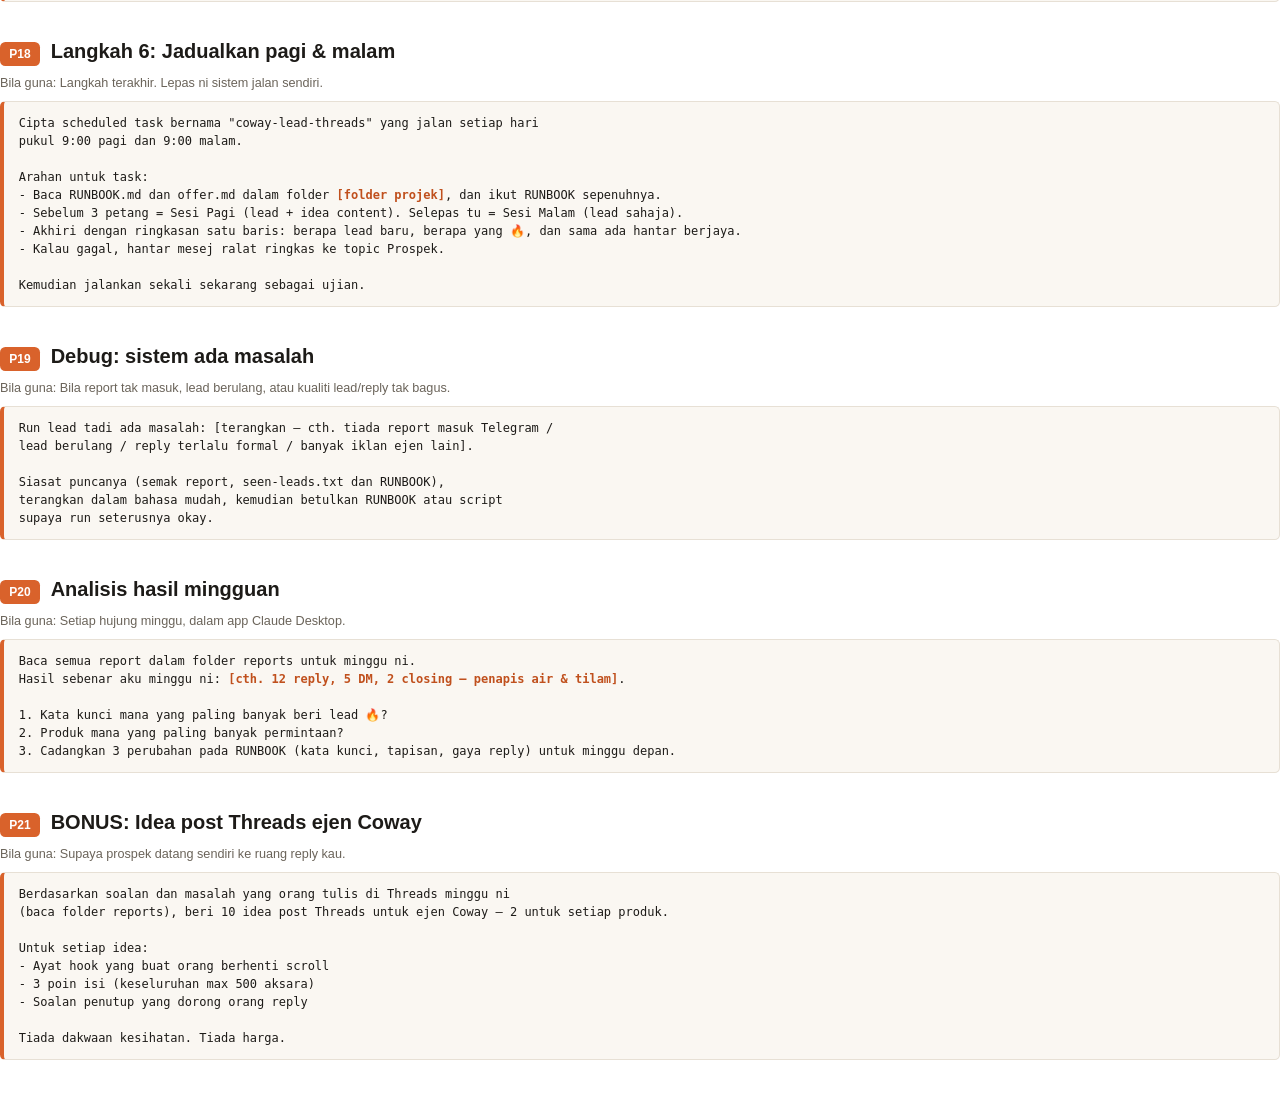
<file: kelas-claude/kursus-prospek/prompt-pack.html>
<!doctype html><html lang="ms"><head><meta charset="utf-8"><title>Prompt Pack</title><style>
@page { size: A4; margin: 16mm 16mm 18mm; }
* { box-sizing: border-box; margin: 0; padding: 0; }
body { font-family: "Inter", sans-serif; color: #1d1b18; font-size: 11pt; line-height: 1.5; }
h1 { font-family: "Inter Display", "Inter", sans-serif; font-size: 28pt; line-height: 1.1; font-weight: 800; letter-spacing: -.01em; }
h2 { font-size: 15pt; font-weight: 800; margin-bottom: 4pt; }
.kicker { color: #d9622b; font-weight: 700; letter-spacing: .12em; text-transform: uppercase; font-size: 9pt; margin-bottom: 6pt; }
.muted { color: #6b645a; }
.cover { height: 250mm; display: flex; flex-direction: column; justify-content: center; page-break-after: always; }
.cover p { font-size: 13pt; margin-top: 14pt; max-width: 140mm; }
.legend { margin-top: 26pt; border: 1px solid #e7e0d5; border-radius: 8pt; padding: 12pt 14pt; font-size: 10pt; }
.legend div { margin-bottom: 4pt; }
.fill { color: #c0501d; font-weight: 700; }
.var { color: #2f6fb0; font-weight: 700; }
/* notes */
.ns { display: grid; grid-template-columns: 74mm 1fr; gap: 8mm; padding: 6mm 0; border-bottom: 1px solid #e7e0d5; page-break-inside: avoid; }
.ns img { width: 74mm; border: 1px solid #e7e0d5; border-radius: 4pt; display: block; }
.ns .no { font-size: 9pt; font-weight: 700; color: #d9622b; letter-spacing: .08em; }
.ns h2 { font-size: 13pt; }
.ns ul { padding-left: 14pt; margin-top: 4pt; }
.ns li { margin-bottom: 3pt; font-size: 10pt; }
.ns .pr { margin-top: 6pt; font-size: 9pt; color: #6b645a; }
.ns.sec { background: #faf7f2; }
/* prompt pack */
.pp { page-break-inside: avoid; margin-bottom: 9mm; }
.pp .top { display: flex; align-items: baseline; gap: 8pt; }
.pp .id { background: #d9622b; color: #fff; font-weight: 800; font-size: 9pt; padding: 2pt 7pt; border-radius: 4pt; }
.pp .when { font-size: 9.5pt; color: #6b645a; margin: 2pt 0 6pt; }
.pp pre { font-family: "DejaVu Sans Mono", monospace; font-size: 9pt; line-height: 1.5; white-space: pre-wrap; background: #faf7f2; border: 1px solid #e7e0d5; border-left: 3pt solid #d9622b; border-radius: 4pt; padding: 9pt 11pt; }
.toc { columns: 2; column-gap: 10mm; font-size: 10pt; margin-top: 10pt; }
.toc div { margin-bottom: 3pt; break-inside: avoid; }
.toc b { color: #d9622b; display: inline-block; width: 26pt; }
</style></head><body><div class="cover"><div class="kicker">Prompt Pack Peserta · Tim Coway</div><h1>Claude AI untuk Ejen Coway: Dari Zero ke Mesin Cari Prospek Threads</h1><p>Kelas hands-on untuk ejen jualan Coway — dari tak pernah guna AI sampai ada sistem automatik yang cari prospek penapis air, penapis udara, tilam, mesin basuh dan aircon di Threads.</p><div class="legend"><div><b>Cara guna</b></div><div>1. Cari nombor prompt yang tertera di bawah slide (cth. P08).</div><div>2. Salin keseluruhan prompt ke dalam Claude.</div><div>3. Ganti teks <span class="fill">[dalam kurungan]</span> dengan maklumat kau sendiri.</div><div>4. P01–P11: guna di claude.ai (dalam Project Brand Brain). P12–P21: guna dalam app Claude Desktop.</div></div><div class="toc"><div><b>P01</b>Chat pertama: kenalkan diri sebagai ejen Coway</div><div><b>P02</b>Template formula P.K.T.F.C (versi Coway)</div><div><b>P03</b>Biar Claude tanya dulu</div><div><b>P04</b>Ayat iterasi (baiki jawapan)</div><div><b>P05</b>Brand Brain ejen Coway (arahan Project)</div><div><b>P06</b>Profil pelanggan ideal untuk setiap produk</div><div><b>P07</b>Kata kunci carian Threads</div><div><b>P08</b>Nilai post Threads secara manual</div><div><b>P09</b>Draf reply pada post Threads</div><div><b>P10</b>Balas bantahan prospek</div><div><b>P11</b>Follow-up prospek yang senyap</div><div><b>P12</b>Minta Claude rancang sistem dulu</div><div><b>P13</b>Langkah 1: Simpan info bisnes (offer.md)</div><div><b>P14</b>Langkah 2: Sambung bot Telegram</div><div><b>P15</b>Langkah 3: Group Telegram dengan Topics</div><div><b>P16</b>Langkah 4: Uji carian Threads</div><div><b>P17</b>Langkah 5: Tulis RUNBOOK (arahan tetap)</div><div><b>P18</b>Langkah 6: Jadualkan pagi & malam</div><div><b>P19</b>Debug: sistem ada masalah</div><div><b>P20</b>Analisis hasil mingguan</div><div><b>P21</b>BONUS: Idea post Threads ejen Coway</div></div><p class="muted" style="font-size:9pt;margin-top:14pt">Bahan latihan bebas untuk ejen. Bukan bahan rasmi Coway.</p></div><div class="pp"><div class="top"><span class="id">P01</span><h2>Chat pertama: kenalkan diri sebagai ejen Coway</h2></div><div class="when">Bila guna: Hari pertama guna Claude. Untuk nampak apa Claude boleh buat untuk kerja jualan.</div><pre>Hai Claude. Aku <span class="fill">[nama]</span>, ejen jualan Coway di <span class="fill">[kawasan, cth. Shah Alam]</span>.
Aku jual penapis air, penapis udara, tilam, mesin basuh dan aircon Coway.
Aku baru mula guna AI.

Terangkan dalam bahasa mudah 5 cara kau boleh bantu kerja jualan aku setiap hari.
Untuk setiap cara, beri satu contoh yang spesifik untuk ejen Coway.</pre></div><div class="pp"><div class="top"><span class="id">P02</span><h2>Template formula P.K.T.F.C (versi Coway)</h2></div><div class="when">Bila guna: Asas untuk SEMUA prompt. Salin, isi kurungan, guna.</div><pre>Peranan: Kau ialah <span class="fill">[cth. copywriter jualan produk rumah dengan pengalaman 10 tahun]</span>.
Konteks: Aku ejen Coway di <span class="fill">[kawasan]</span>. Produk: <span class="fill">[cth. penapis air]</span>.
         Audience: <span class="fill">[cth. keluarga muda yang baru pindah rumah]</span>.
Tugas: <span class="fill">[cth. Tulis 3 post Threads tentang kenapa ramai orang pasang penapis air di rumah]</span>.
Format: <span class="fill">[cth. Bahasa Melayu santai, max 500 aksara, hook di ayat pertama, soalan di hujung]</span>.
Contoh: <span class="fill">[tampal 1 post kau yang pernah dapat banyak respon]</span>.</pre></div><div class="pp"><div class="top"><span class="id">P03</span><h2>Biar Claude tanya dulu</h2></div><div class="when">Bila guna: Bila tak pasti nak minta apa, atau tugas tu besar.</div><pre>Aku nak <span class="fill">[matlamat, cth. dapat 5 prospek tilam minggu ni]</span>.

Sebelum kau jawab, tanya aku 5 soalan paling penting untuk faham situasi aku.
Tanya satu soalan pada satu masa, dan tunggu jawapan aku.</pre></div><div class="pp"><div class="top"><span class="id">P04</span><h2>Ayat iterasi (baiki jawapan)</h2></div><div class="when">Bila guna: Lepas Claude beri jawapan pertama. Pilih mana-mana satu.</div><pre>• Pendekkan jadi separuh, kekalkan isi paling penting.
• Tukar tone jadi lebih santai, macam kawan bagi cadangan.
• Beri 5 versi lain, setiap satu dengan hook yang berbeza.
• Apa yang paling lemah dalam jawapan kau tadi? Baiki bahagian tu.
• Buang apa-apa yang bunyi macam iklan atau template.</pre></div><div class="pp"><div class="top"><span class="id">P05</span><h2>Brand Brain ejen Coway (arahan Project)</h2></div><div class="when">Bila guna: Tampal dalam 'Project instructions'. Upload juga brosur, senarai harga dan FAQ.</div><pre>Kau ialah pembantu jualan untuk <span class="fill">[nama kau]</span>, ejen Coway di <span class="fill">[kawasan servis]</span>.

TENTANG AKU
- Produk: penapis air, penapis udara, tilam, mesin basuh, aircon Coway
- Model yang aku fokus: <span class="fill">[senarai model]</span>
- Pakej: <span class="fill">[sewa bulanan / beli tunai / ansuran]</span> — <span class="fill">[harga, jika boleh dikongsi]</span>
- Promo semasa: <span class="fill">[promo bulan ni + tarikh tamat]</span>
- Servis &amp; jaminan: <span class="fill">[ikut polisi semasa Coway]</span>

PELANGGAN AKU
- <span class="fill">[cth. keluarga muda, pasangan baru pindah rumah, ibu bapa yang risau kualiti udara]</span>

GAYA BAHASA
- Bahasa Melayu santai dan mesra, macam kawan bagi cadangan
- Panggil pelanggan: <span class="fill">[kau / awak / tuan-puan]</span>

PERATURAN
- Sentiasa jujur bahawa aku ejen Coway, bukan akaun rasmi syarikat.
- Jangan buat dakwaan kesihatan (cth. &quot;sembuhkan asma&quot;). Sebut fakta produk sahaja.
- Jangan sebut harga atau promo yang tiada dalam maklumat ni.
- Jangan kutuk jenama lain.
- Kalau tak pasti, tanya aku dulu.</pre></div><div class="pp"><div class="top"><span class="id">P06</span><h2>Profil pelanggan ideal untuk setiap produk</h2></div><div class="when">Bila guna: Langkah pertama sebelum cari prospek. Jalankan dalam Project Brand Brain.</div><pre>Berdasarkan maklumat dalam project ni, bina profil pelanggan ideal untuk SETIAP produk
yang aku jual: penapis air, penapis udara, tilam, mesin basuh, aircon.

Untuk setiap produk, beri dalam jadual:
1. Siapa mereka (umur, situasi hidup)
2. &quot;Detik pencetus&quot; — apa yang berlaku sampai mereka mula cari produk ni
   (cth. pindah rumah, anak selalu bersin, aircon rosak)
3. 5 ayat yang mereka mungkin tulis di Threads bila ada masalah ni (bahasa santai/rojak)
4. Kebimbangan utama sebelum beli (cth. harga, kontrak sewa, servis)</pre></div><div class="pp"><div class="top"><span class="id">P07</span><h2>Kata kunci carian Threads</h2></div><div class="when">Bila guna: Lepas ada profil pelanggan. Hasilnya akan masuk ke RUNBOOK automation.</div><pre>Berdasarkan jadual profil pelanggan tadi, senaraikan kata kunci carian Threads
untuk cari orang yang SEDANG CARI produk, atau SEDANG ADA MASALAH yang produk aku selesaikan.

- 4 kata kunci untuk setiap produk (penapis air, penapis udara, tilam, mesin basuh, aircon)
- 4 kata kunci umum (cth. &quot;baru pindah rumah&quot;)

Guna bahasa yang orang Malaysia betul-betul taip: Melayu, English dan rojak.
Tandakan ⭐ pada 10 yang paling berpotensi.
Elakkan kata kunci yang hanya akan jumpa iklan ejen lain.</pre></div><div class="pp"><div class="top"><span class="id">P08</span><h2>Nilai post Threads secara manual</h2></div><div class="when">Bila guna: Lepas cari sendiri di Threads. Tampal beberapa post sekaligus.</div><pre>Aku akan tampal beberapa post Threads (username, lokasi jika ada, isi post, berapa lama dah post).

Untuk setiap post, beri:
- Skor: 🔥 KUAT / 🟡 SEDERHANA / ⚪ LEMAH / ❌ BUANG
- Produk Coway yang paling sesuai
- Sebab (1 ayat)

Kriteria:
🔥 Jelas sedang cari produk, atau ada masalah yang produk aku selesaikan, di <span class="fill">[kawasan servis]</span>
🟡 Ada minat atau masalah, tapi lokasi tak pasti atau keperluan kabur
⚪ Cuma bersembang, tiada niat jelas
❌ Iklan ejen lain / jenama pesaing, post Indonesia, luar kawasan, lebih 7 hari

Post:
<span class="fill">[tampal di sini]</span></pre></div><div class="pp"><div class="top"><span class="id">P09</span><h2>Draf reply pada post Threads</h2></div><div class="when">Bila guna: Untuk prospek 🔥 dan 🟡. Kau yang copy dan reply sendiri.</div><pre>Tulis draf reply untuk post Threads ini:
Username: <span class="fill">[ ]</span>
Post: <span class="fill">[ ]</span>
Produk sesuai: <span class="fill">[ ]</span>

Peraturan:
- 1–3 ayat, Bahasa Melayu santai (rojak OK)
- Mula dengan respon kepada apa yang dia tulis — tunjuk kau faham masalah dia
- Beri satu tip atau info berguna, kemudian sebut aku ejen Coway di <span class="fill">[kawasan]</span>
- Ajak DM dengan lembut
- Tiada harga, tiada dakwaan kesihatan, max 1 emoji, tak bunyi macam template

Beri 3 versi.</pre></div><div class="pp"><div class="top"><span class="id">P10</span><h2>Balas bantahan prospek</h2></div><div class="when">Bila guna: Bila prospek kata mahal, dah ada, takut kontrak, nak fikir dulu.</div><pre>Prospek balas: &quot;<span class="fill">[tampal, cth. mahal la sewa bulan-bulan / dah ada filter / takut terikat kontrak]</span>&quot;
Produk: <span class="fill">[ ]</span>

Beri 3 cara balas yang:
- jujur dan tak memaksa
- akui kebimbangan mereka dulu
- guna fakta dari maklumat dalam project ni SAHAJA
- ajak ke langkah kecil seterusnya (cth. tengok demo, tanya satu soalan)

Max 60 patah perkataan setiap satu.</pre></div><div class="pp"><div class="top"><span class="id">P11</span><h2>Follow-up prospek yang senyap</h2></div><div class="when">Bila guna: Bila prospek dah DM tapi senyap lepas dapat info.</div><pre>Prospek ni dah DM aku, tapi senyap lepas aku bagi maklumat:
<span class="fill">[tampal perbualan]</span>

Tulis 3 mesej follow-up untuk hari ke-2, ke-5 dan ke-10.
Setiap mesej mesti beri nilai baru: tip berguna, testimoni pelanggan sebenar aku
(<span class="fill">[tampal testimoni]</span>), atau soalan menarik — bukan &quot;dah fikir ke?&quot;.
Max 40 patah perkataan setiap satu.</pre></div><div class="pp"><div class="top"><span class="id">P12</span><h2>Minta Claude rancang sistem dulu</h2></div><div class="when">Bila guna: Prompt pertama dalam app Claude Desktop, sebelum bina apa-apa.</div><pre>Aku ejen Coway. Aku nak bina sistem automatik macam ni:

Setiap pagi dan malam, kau cari post di Threads dari orang yang sedang cari
penapis air, penapis udara, tilam, mesin basuh atau aircon di <span class="fill">[kawasan]</span>.
Tapis yang betul-betul prospek, tulis draf reply untuk setiap satu,
dan hantar report ke group Telegram aku. Aku sendiri yang akan reply di Threads.

Sebelum bina apa-apa, terangkan pelan langkah demi langkah dalam bahasa mudah,
dan senaraikan apa yang aku perlu sediakan sendiri. Anggap aku tak tahu code.</pre></div><div class="pp"><div class="top"><span class="id">P13</span><h2>Langkah 1: Simpan info bisnes (offer.md)</h2></div><div class="when">Bila guna: Dalam app Claude Desktop. Fail ni jadi sumber fakta untuk semua draf reply.</div><pre>Cipta folder projek di <span class="fill">[cth. Documents\coway-lead]</span>.

Dalam folder tu, cipta fail offer.md dengan maklumat bisnes aku:
<span class="fill">[tampal isi Brand Brain dari P05]</span>

Fail ni ialah sumber fakta untuk semua draf reply.
Jangan sesekali tambah harga, promo atau dakwaan yang tiada dalam fail ni.</pre></div><div class="pp"><div class="top"><span class="id">P14</span><h2>Langkah 2: Sambung bot Telegram</h2></div><div class="when">Bila guna: Selepas cipta bot di @BotFather. JANGAN paste token dalam chat.</div><pre>Aku dah cipta bot Telegram melalui @BotFather. Aku TAK akan paste token dalam chat ni.

1. Cipta fail .env dalam folder projek dengan baris TELEGRAM_BOT_TOKEN= dan
   TELEGRAM_CHAT_ID= yang kosong. Aku akan paste token sendiri.
2. Tulis script untuk cari chat ID aku secara automatik, selepas aku tekan Start pada bot.
3. Tulis script send-report yang hantar fail atau teks ke Telegram,
   pecahkan mesej yang panjang, dan jangan sesekali paparkan token.

Lepas siap, beritahu aku apa yang perlu aku buat,
kemudian uji dengan hantar mesej &quot;Ujian berjaya&quot;.</pre></div><div class="pp"><div class="top"><span class="id">P15</span><h2>Langkah 3: Group Telegram dengan Topics</h2></div><div class="when">Bila guna: Selepas cipta group, hidupkan Topics, dan jadikan bot admin.</div><pre>Aku nak report masuk ke satu group Telegram yang ada Topics:
- 🔎 Prospek Threads — report lead
- 💡 Bank Idea Content — idea post

Aku dah cipta group, hidupkan Topics, jadikan bot admin
(Manage Topics + Post Messages), dan hantar satu mesej dalam group.

Tulis script yang cari group tu, cipta 2 topic di atas, dan simpan ID-nya dalam .env.
Kemas kini send-report supaya boleh pilih topic. Kemudian uji.</pre></div><div class="pp"><div class="top"><span class="id">P16</span><h2>Langkah 4: Uji carian Threads</h2></div><div class="when">Bila guna: Ujian pertama. Kau login Threads sendiri dalam browser app Claude.</div><pre>Buka Threads dalam browser app ni. Aku akan login sendiri — jangan masukkan kata laluan.

Lepas aku login, cari 3 kata kunci ni dengan tapisan &quot;Recent&quot;:
<span class="fill">[3 kata kunci ⭐ dari P07]</span>

Untuk setiap post yang mungkin prospek, beri:
username, lokasi, berapa lama dah post, ringkasan keperluan, produk sesuai,
link post, skor (🔥/🟡/⚪) dan draf reply ikut offer.md.

Tunjuk dalam chat ni dulu.
JANGAN reply, like, follow atau DM sesiapa di Threads.</pre></div><div class="pp"><div class="top"><span class="id">P17</span><h2>Langkah 5: Tulis RUNBOOK (arahan tetap)</h2></div><div class="when">Bila guna: Selepas ujian carian memuaskan. Inilah 'SOP' yang Claude ikut setiap kali run.</div><pre>Tulis fail RUNBOOK.md dalam folder projek. Ini arahan tetap yang kau ikut setiap kali cari lead.

1. CARI
- Guna browser app ni (Threads dah login), tapisan &quot;Recent&quot;.
- Kata kunci, satu-satu, tunggu 3 saat setiap carian:
  <span class="fill">[senarai 8–10 kata kunci ⭐]</span>
- Kalau Threads ter-logout: berhenti, hantar amaran ke topic Prospek. Jangan cuba login.

2. TAPIS — simpan orang yang SEDANG CARI atau ADA MASALAH berkaitan produk Coway aku
- ✅ Kawasan <span class="fill">[kawasan servis]</span>, atau lokasi tak disebut
- ❌ Buang: iklan ejen Coway lain &amp; jenama pesaing, post Indonesia, barang jual,
  post lebih 7 hari, link yang dah ada dalam seen-leads.txt

3. NILAI — 🔥 kuat / 🟡 sederhana / ⚪ lemah, dan produk paling sesuai

4. DRAF REPLY — 1–3 ayat santai, khusus untuk post tu, sebut aku ejen Coway di <span class="fill">[kawasan]</span>,
   ajak DM. Fakta dari offer.md sahaja. Tiada harga, tiada dakwaan kesihatan.

5. REPORT — simpan dalam reports/TARIKH-pagi.md atau -malam.md, format:
   🔎 Lead Threads: &lt;tarikh&gt; (&lt;n&gt; lead) - Sesi &lt;Pagi/Malam&gt;
   ---
   🔥 1. @username · &lt;lokasi&gt; · &lt;berapa lama&gt; · &lt;produk&gt;
   &lt;ringkasan keperluan&gt;
   🔗 &lt;link&gt;
   👇 Reply:
   ---
   &lt;teks reply SAHAJA, dalam mesej berasingan supaya senang copy&gt;
   ---
   Kalau tiada lead baru, hantar satu baris: &quot;(0 lead) tiada lead baru&quot;.
   Hantar ke topic Prospek Threads, kemudian tambah link baru ke seen-leads.txt.

6. IDEA CONTENT (sesi pagi sahaja) — 2 idea post Threads berdasarkan soalan orang hari ni.
   Semak ideas-log.txt supaya tak berulang. Hantar ke topic Bank Idea Content.

PERATURAN: hanya BACA di Threads. Jangan reply, like, follow atau DM. Jangan paparkan token.</pre></div><div class="pp"><div class="top"><span class="id">P18</span><h2>Langkah 6: Jadualkan pagi & malam</h2></div><div class="when">Bila guna: Langkah terakhir. Lepas ni sistem jalan sendiri.</div><pre>Cipta scheduled task bernama &quot;coway-lead-threads&quot; yang jalan setiap hari
pukul 9:00 pagi dan 9:00 malam.

Arahan untuk task:
- Baca RUNBOOK.md dan offer.md dalam folder <span class="fill">[folder projek]</span>, dan ikut RUNBOOK sepenuhnya.
- Sebelum 3 petang = Sesi Pagi (lead + idea content). Selepas tu = Sesi Malam (lead sahaja).
- Akhiri dengan ringkasan satu baris: berapa lead baru, berapa yang 🔥, dan sama ada hantar berjaya.
- Kalau gagal, hantar mesej ralat ringkas ke topic Prospek.

Kemudian jalankan sekali sekarang sebagai ujian.</pre></div><div class="pp"><div class="top"><span class="id">P19</span><h2>Debug: sistem ada masalah</h2></div><div class="when">Bila guna: Bila report tak masuk, lead berulang, atau kualiti lead/reply tak bagus.</div><pre>Run lead tadi ada masalah: [terangkan — cth. tiada report masuk Telegram /
lead berulang / reply terlalu formal / banyak iklan ejen lain].

Siasat puncanya (semak report, seen-leads.txt dan RUNBOOK),
terangkan dalam bahasa mudah, kemudian betulkan RUNBOOK atau script
supaya run seterusnya okay.</pre></div><div class="pp"><div class="top"><span class="id">P20</span><h2>Analisis hasil mingguan</h2></div><div class="when">Bila guna: Setiap hujung minggu, dalam app Claude Desktop.</div><pre>Baca semua report dalam folder reports untuk minggu ni.
Hasil sebenar aku minggu ni: <span class="fill">[cth. 12 reply, 5 DM, 2 closing — penapis air &amp; tilam]</span>.

1. Kata kunci mana yang paling banyak beri lead 🔥?
2. Produk mana yang paling banyak permintaan?
3. Cadangkan 3 perubahan pada RUNBOOK (kata kunci, tapisan, gaya reply) untuk minggu depan.</pre></div><div class="pp"><div class="top"><span class="id">P21</span><h2>BONUS: Idea post Threads ejen Coway</h2></div><div class="when">Bila guna: Supaya prospek datang sendiri ke ruang reply kau.</div><pre>Berdasarkan soalan dan masalah yang orang tulis di Threads minggu ni
(baca folder reports), beri 10 idea post Threads untuk ejen Coway — 2 untuk setiap produk.

Untuk setiap idea:
- Ayat hook yang buat orang berhenti scroll
- 3 poin isi (keseluruhan max 500 aksara)
- Soalan penutup yang dorong orang reply

Tiada dakwaan kesihatan. Tiada harga.</pre></div></body></html>
</file>
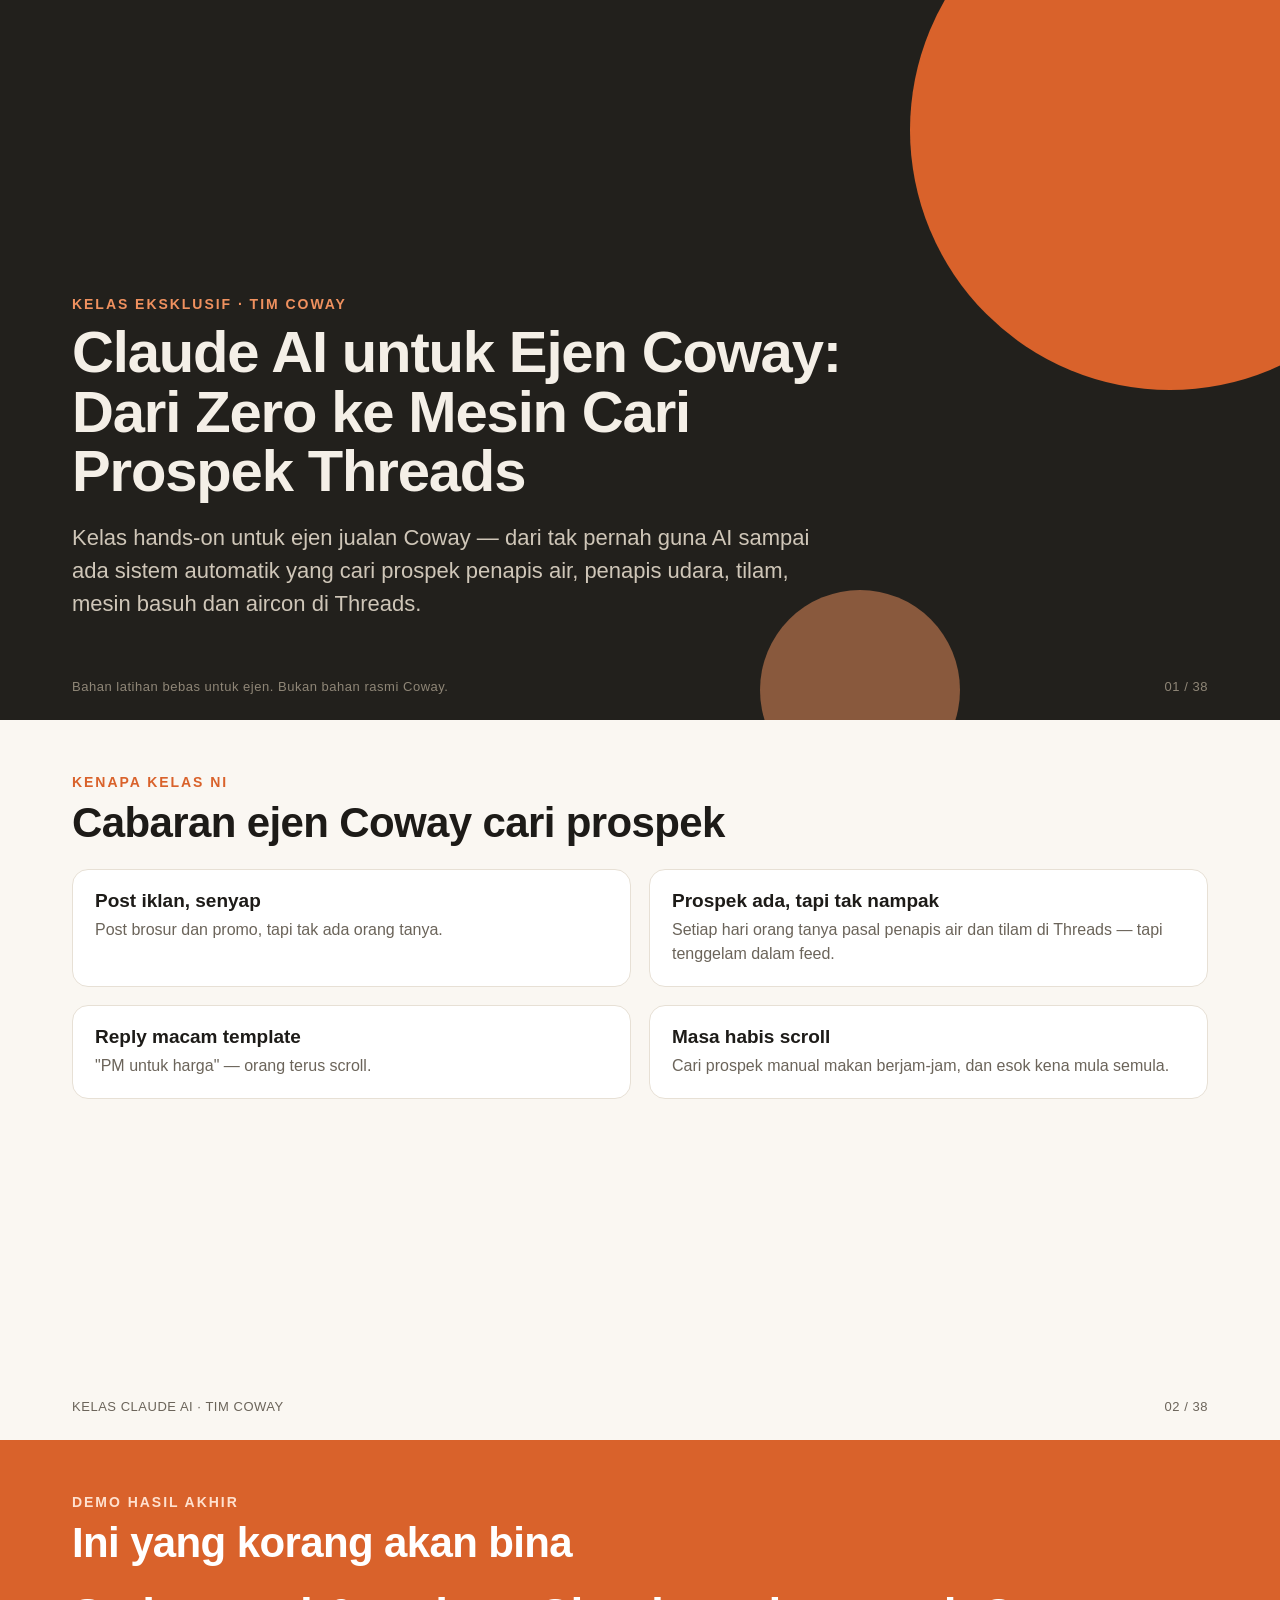
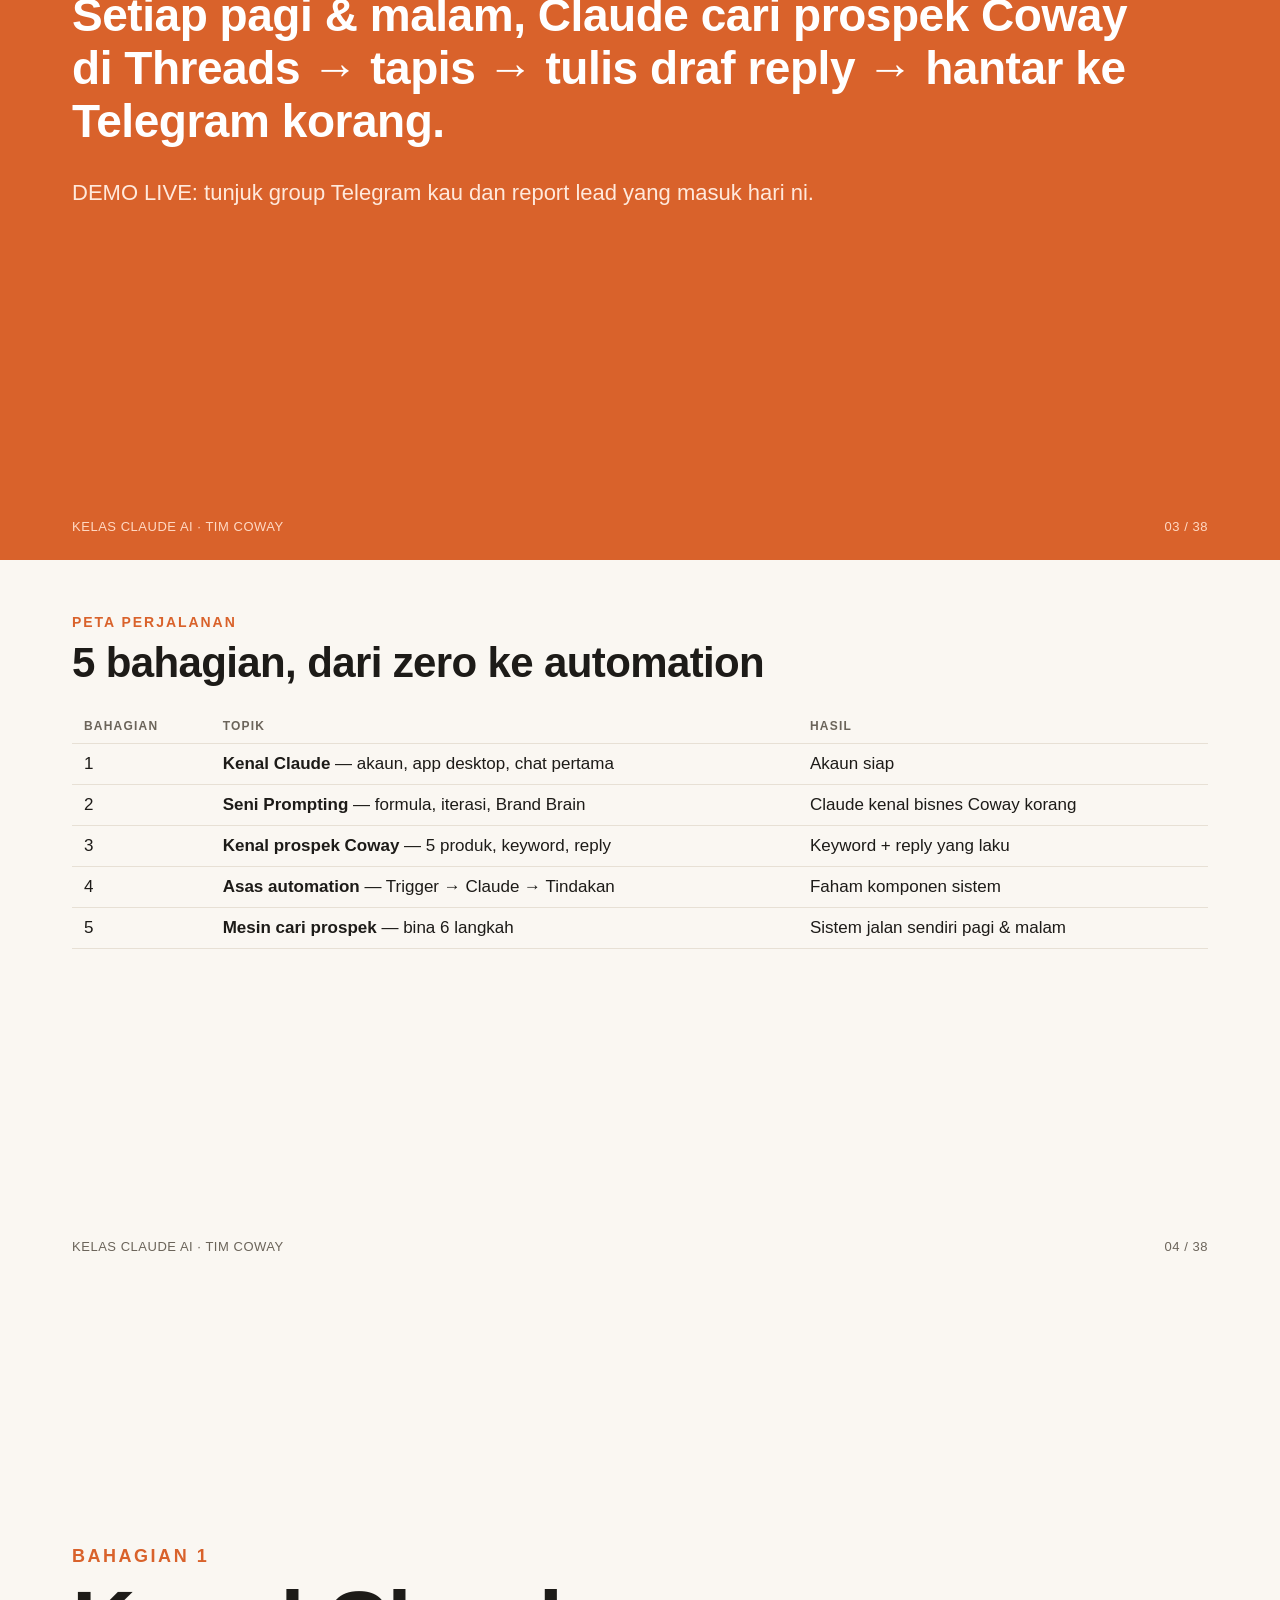
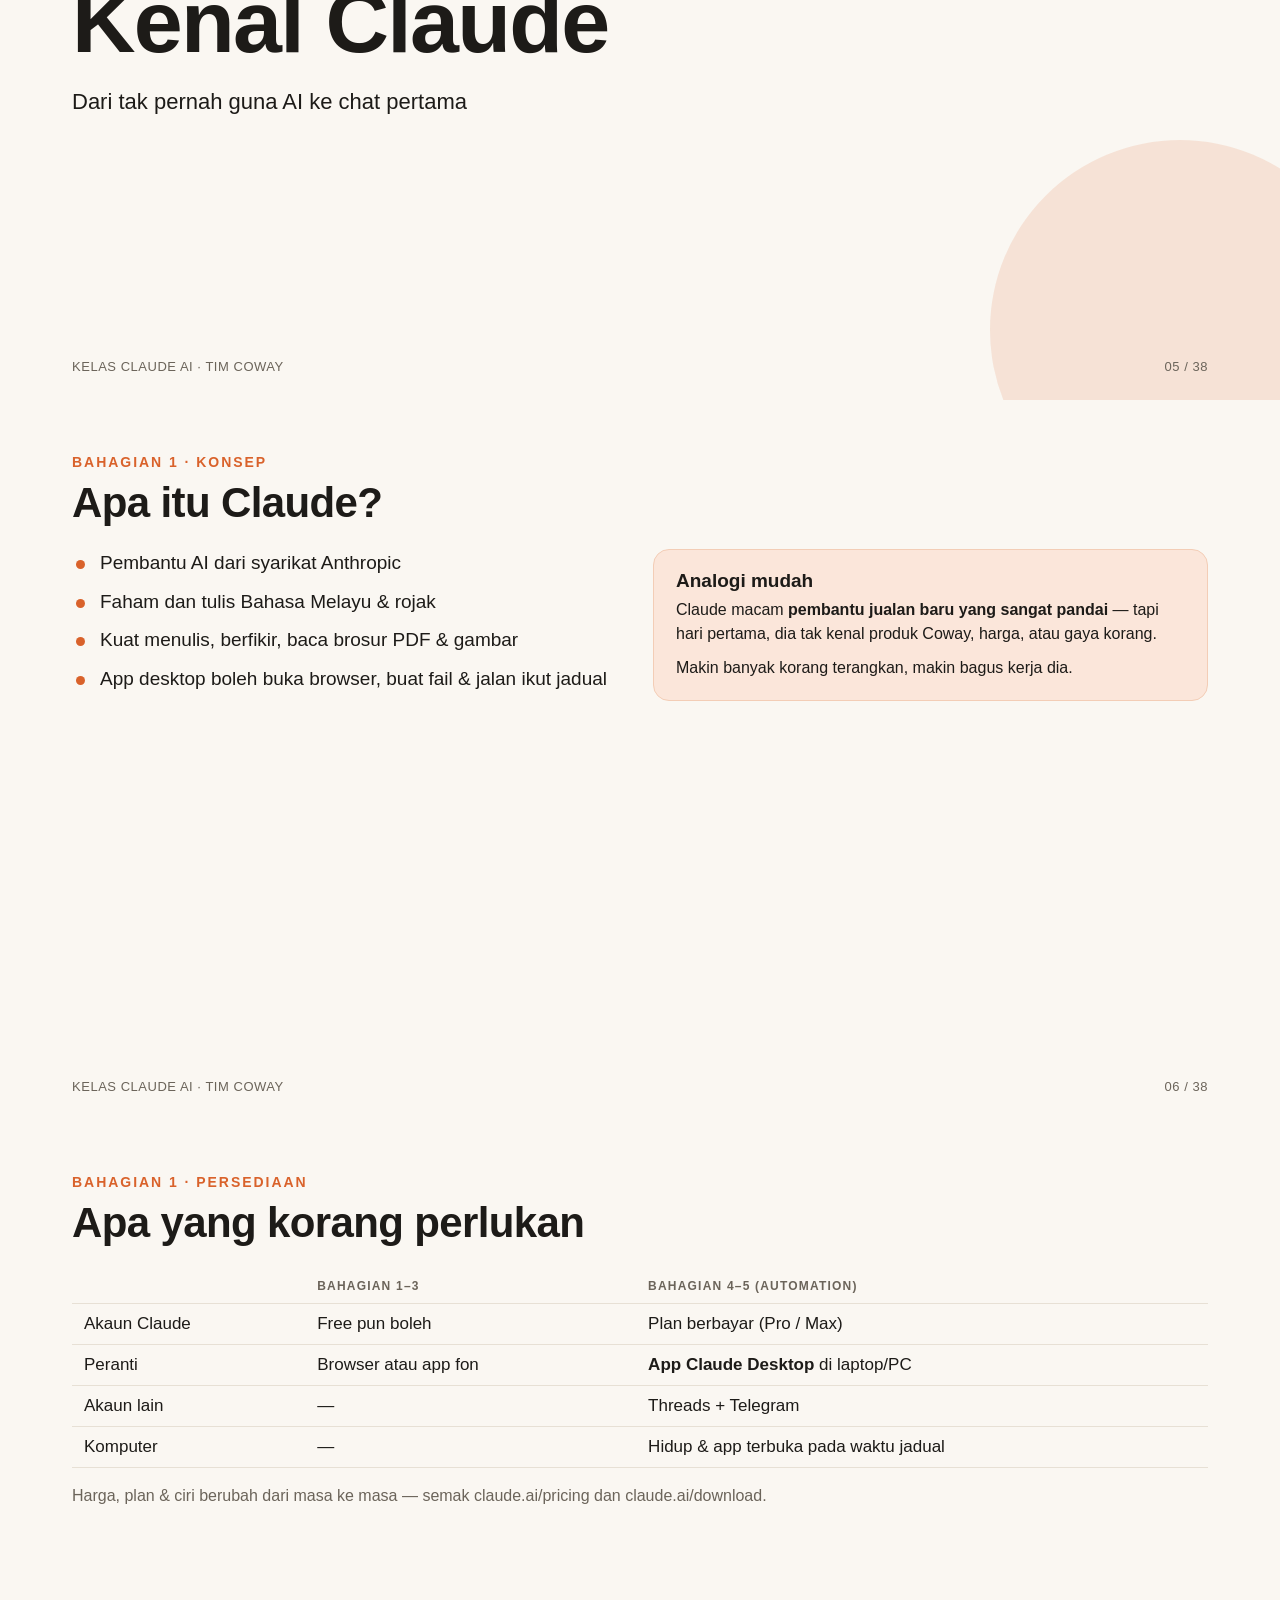
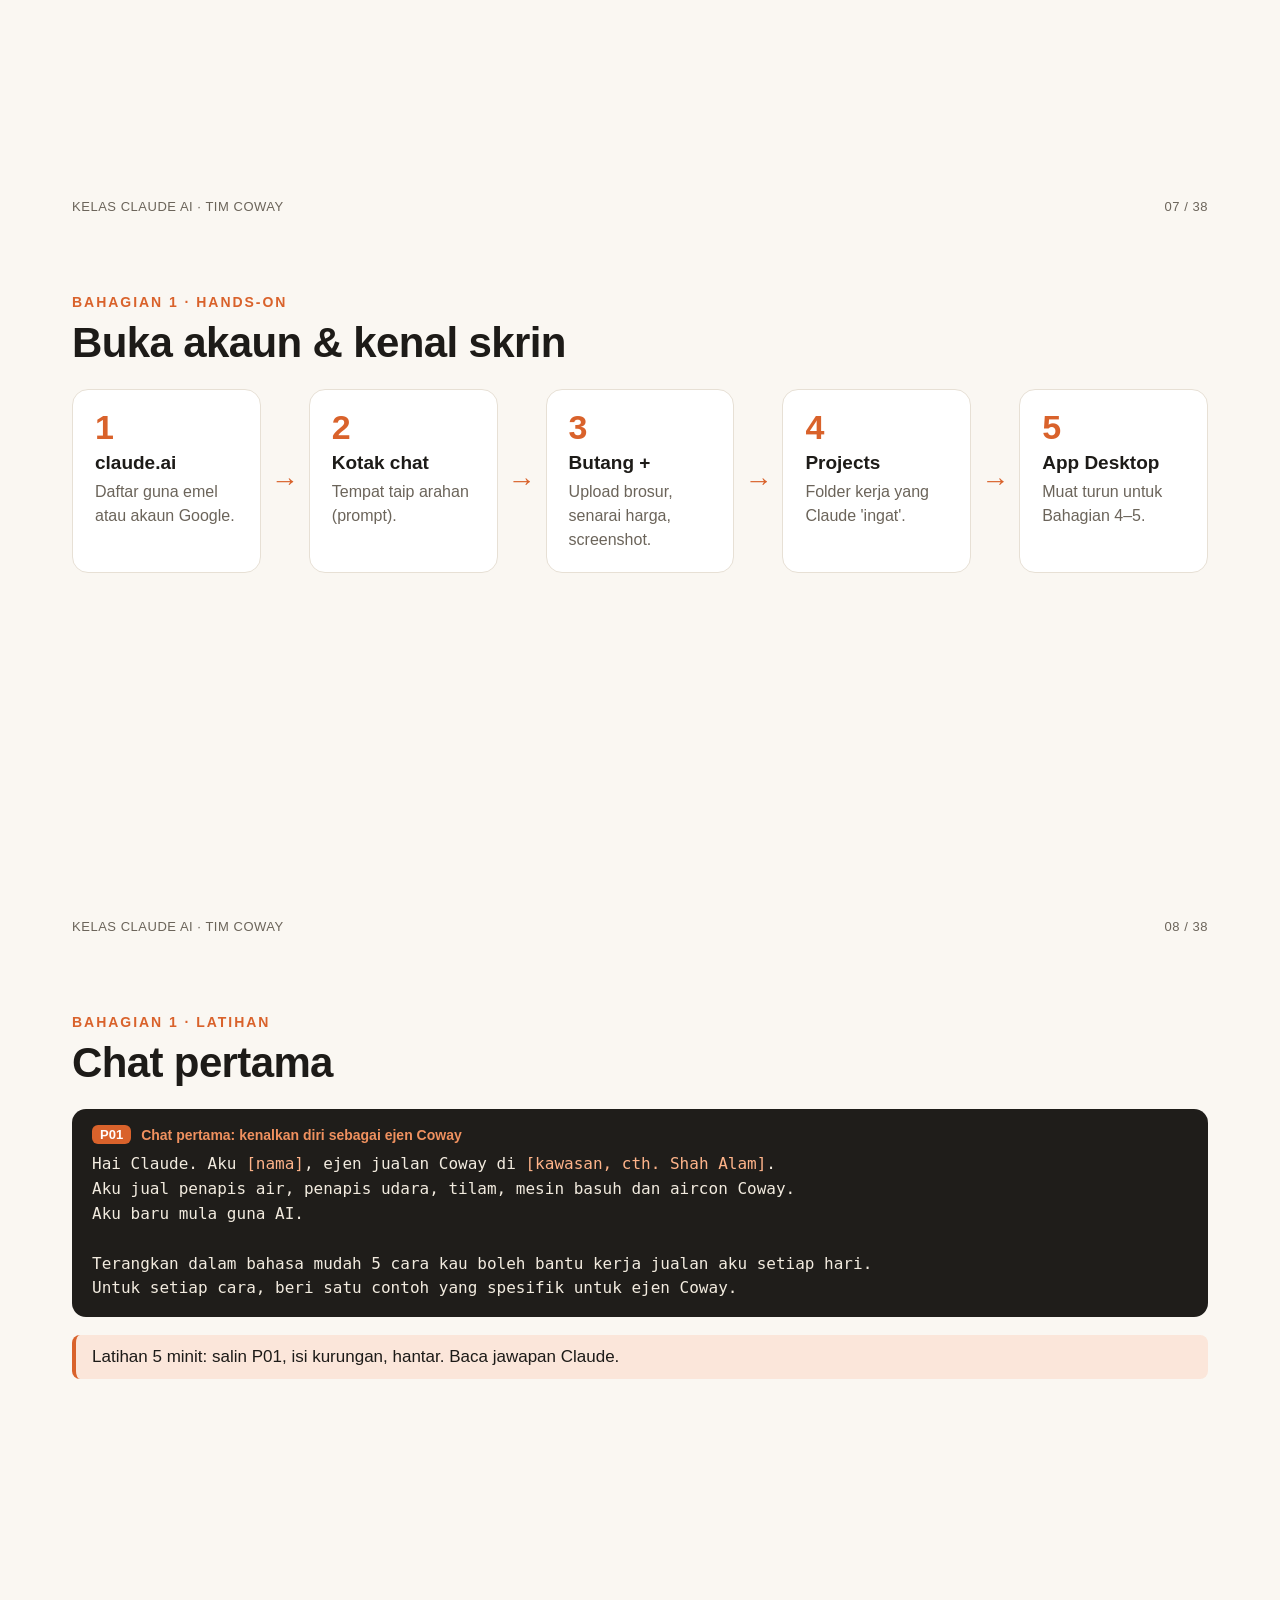
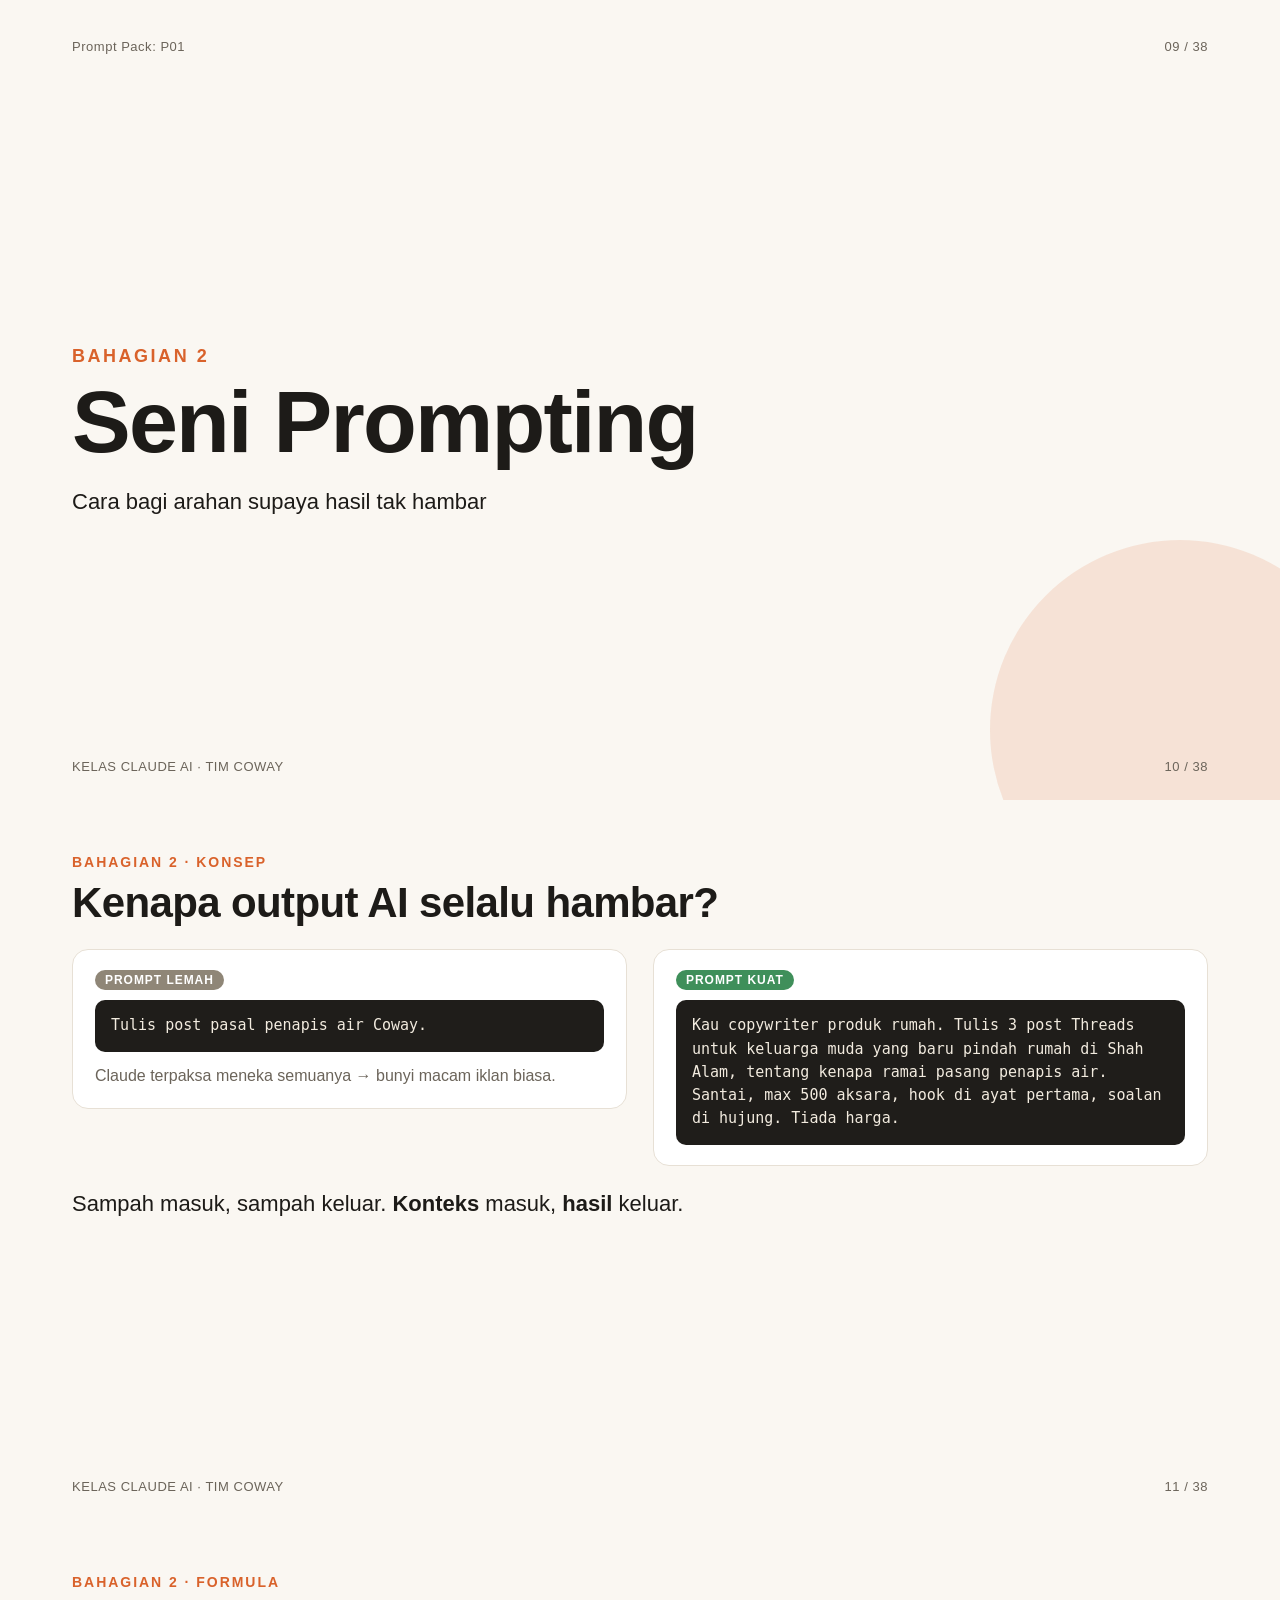
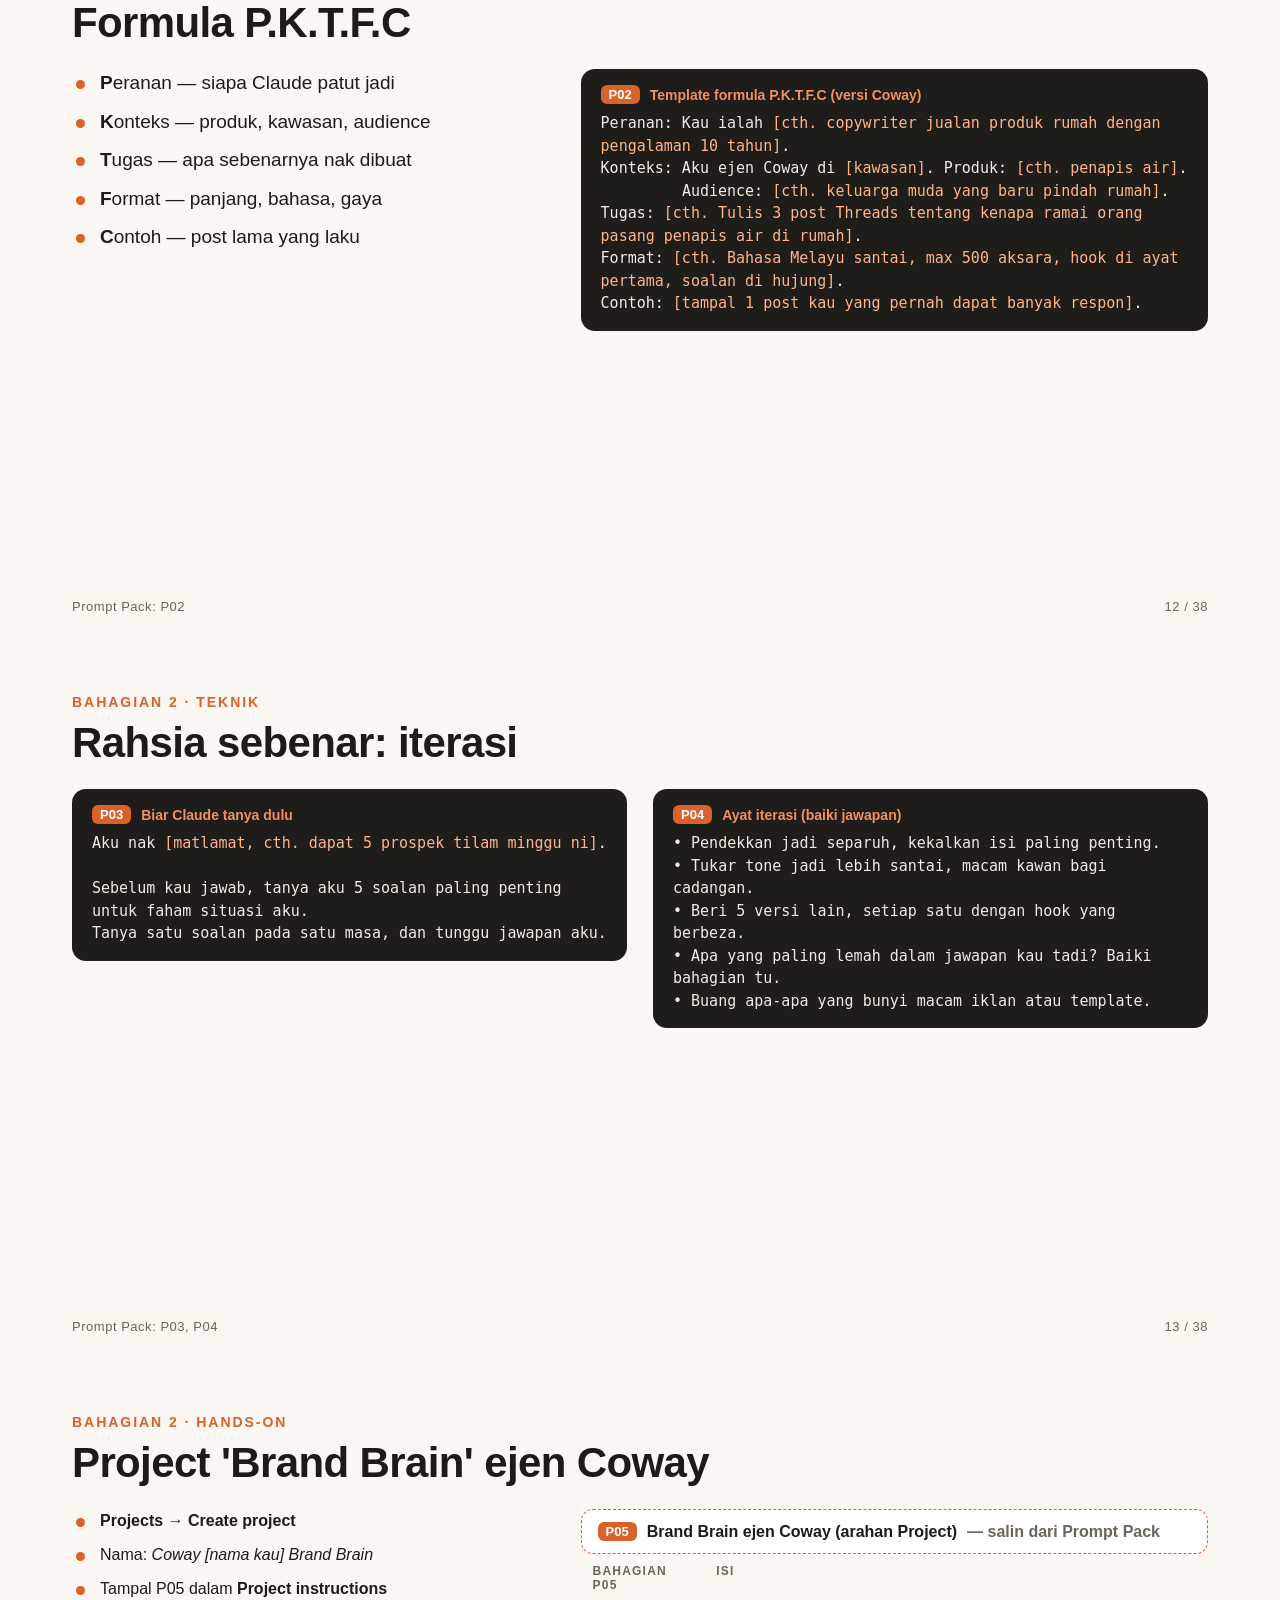
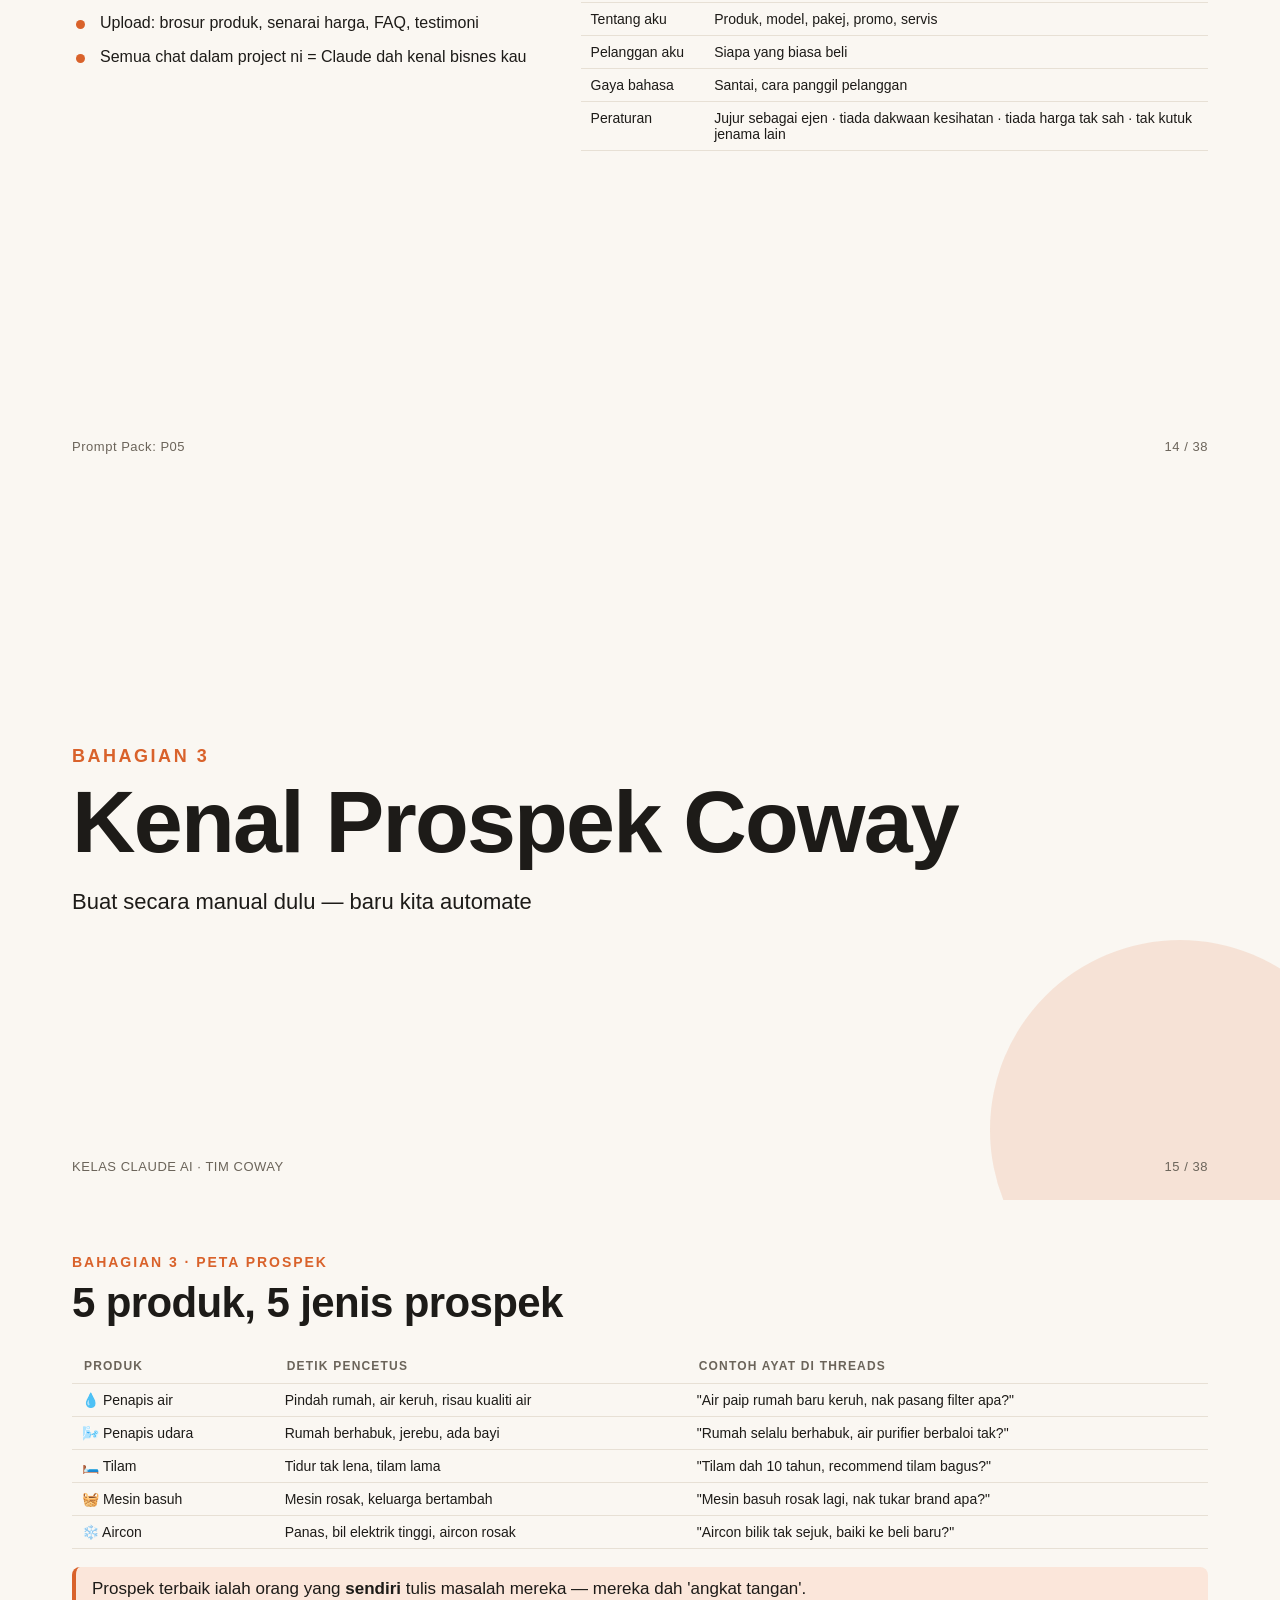
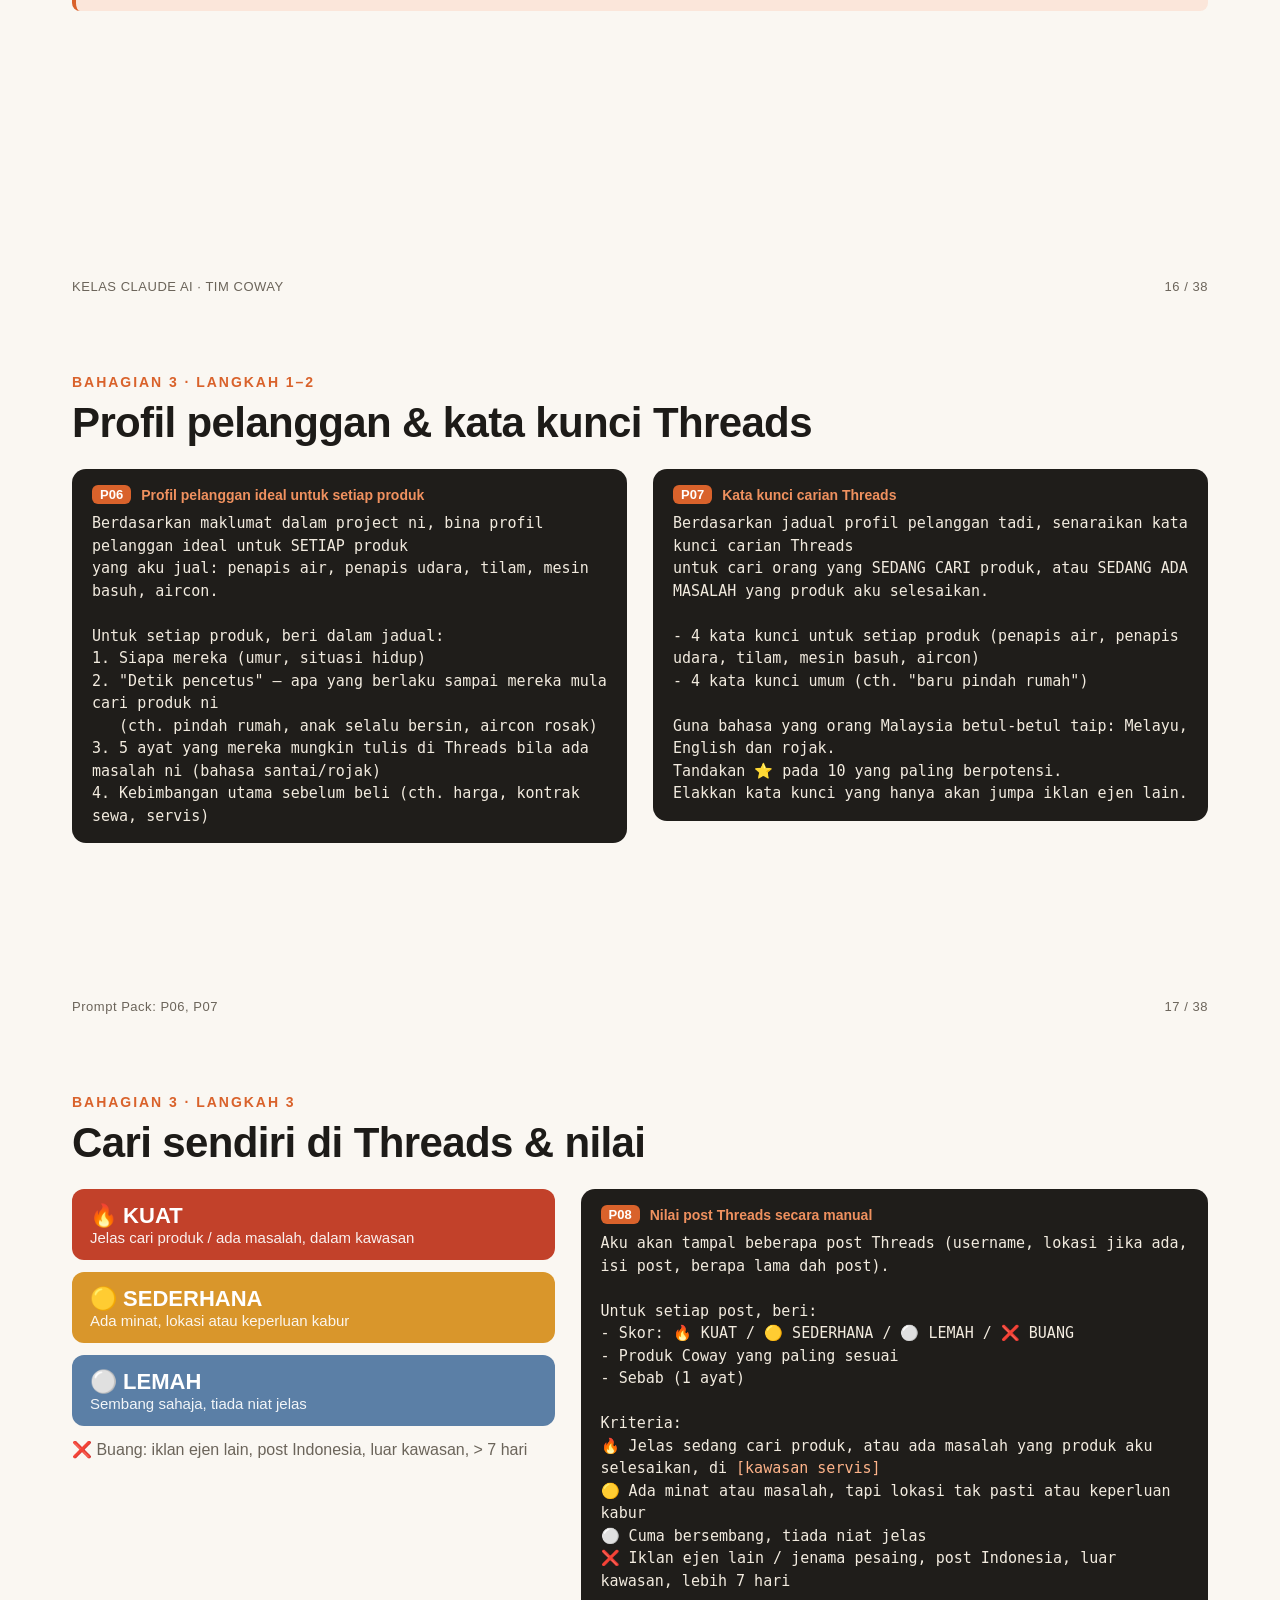
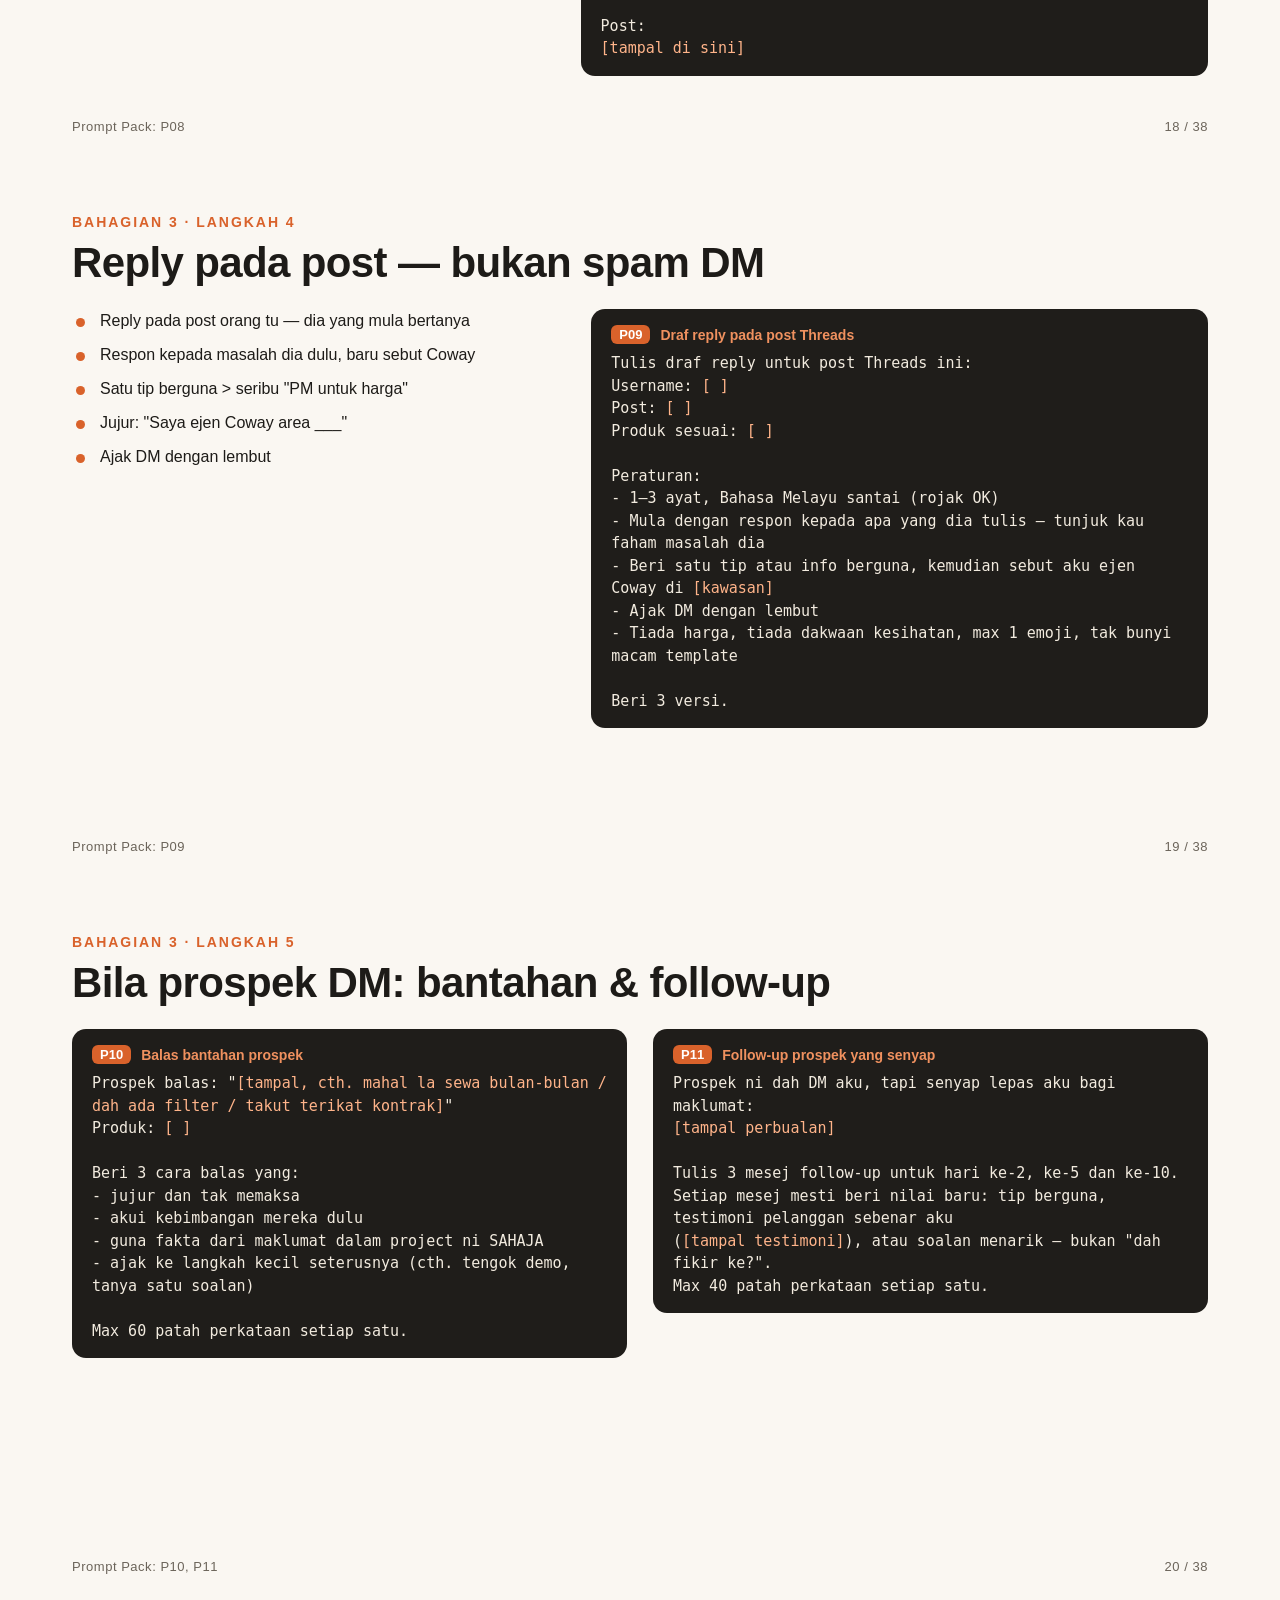
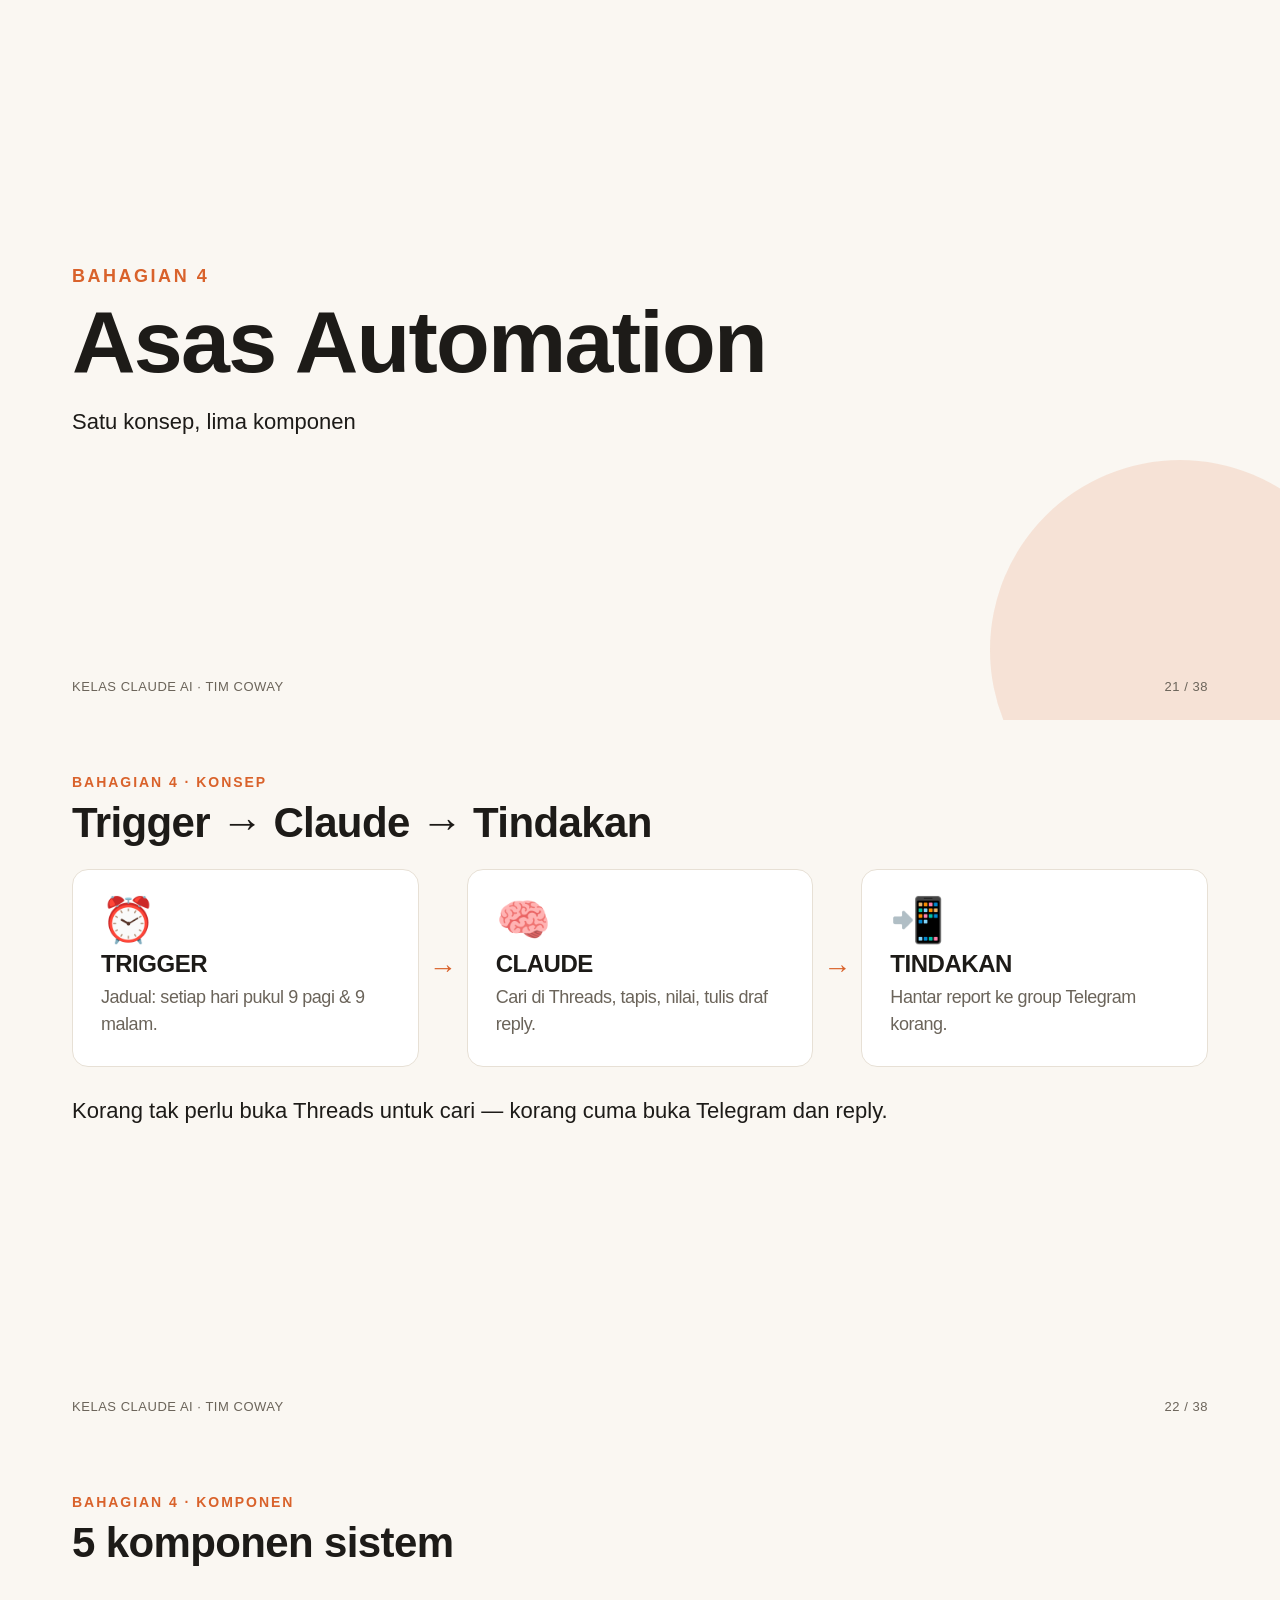
<file: kelas-claude/kursus-prospek/slides.html>
<!doctype html><html lang="ms"><head><meta charset="utf-8"><title>Claude AI untuk Ejen Coway: Dari Zero ke Mesin Cari Prospek Threads</title><style>@page { size: 1280px 720px; margin: 0; }
:root {
  --ink: #1d1b18; --muted: #6b645a; --paper: #faf7f2; --card: #ffffff; --line: #e7e0d5;
  --accent: #d9622b; --accent-soft: #fbe6da; --deep: #22201c;
  --hot: #c2412a; --warm: #d9962b; --cold: #5b7fa6;
}
* { box-sizing: border-box; margin: 0; padding: 0; }
html, body { background: #ccc; font-family: "Inter", sans-serif; color: var(--ink); }
.slide { width: 1280px; height: 720px; background: var(--paper); position: relative; overflow: hidden;
  page-break-after: always; padding: 54px 72px 70px; display: flex; flex-direction: column; }
.slide.dark { background: var(--deep); color: #f4efe7; }
.slide.accent { background: var(--accent); color: #fff; }
.kicker { font-size: 14px; letter-spacing: .14em; text-transform: uppercase; font-weight: 700; color: var(--accent); margin-bottom: 10px; }
.dark .kicker { color: #f0915f; } .accent .kicker { color: #ffe1cf; }
h1 { font-family: "Inter Display", "Inter", sans-serif; font-size: 72px; line-height: 1.03; font-weight: 800; letter-spacing: -.02em; }
h2 { font-family: "Inter Display", "Inter", sans-serif; font-size: 42px; line-height: 1.08; font-weight: 800; letter-spacing: -.015em; margin-bottom: 24px; }
h3 { font-size: 19px; font-weight: 700; margin-bottom: 6px; }
p, li { font-size: 19px; line-height: 1.5; }
.small, .small li { font-size: 16px; }
.muted { color: var(--muted); }
.dark .muted { color: #b5ab9c; }
.lead { font-size: 22px; line-height: 1.45; }
.lead-d { font-size: 22px; color: #cfc6b8; margin-top: 20px; max-width: 760px; }
.lead-l { font-size: 22px; color: #ffe9dc; margin-top: 28px; }
.big { font-family: "Inter Display", sans-serif; font-size: 46px; font-weight: 800; line-height: 1.15; letter-spacing: -.01em; max-width: 1060px; }
.body { flex: 1; min-height: 0; }

/* cover & section */
.cover-in { margin-top: auto; margin-bottom: 30px; position: relative; max-width: 820px; }
.blob { position: absolute; border-radius: 50%; background: var(--accent); }
.b1 { width: 520px; height: 520px; right: -150px; top: -130px; }
.b2 { width: 200px; height: 200px; right: 320px; bottom: -70px; background: #f0915f; opacity: .5; }
.b3 { width: 380px; height: 380px; right: -90px; bottom: -120px; opacity: .14; }
.section { justify-content: center; }
.sec-in { position: relative; }
.section h1 { font-size: 88px; margin-bottom: 18px; }
.section .kicker { font-size: 18px; }

ul.clean { list-style: none; }
ul.clean li { padding-left: 28px; position: relative; margin-bottom: 10px; }
ul.clean li::before { content: ""; position: absolute; left: 4px; top: 11px; width: 9px; height: 9px; border-radius: 50%; background: var(--accent); }
ul.clean.small li::before { top: 9px; }
ul.clean.light li { font-size: 23px; margin-bottom: 14px; }
ul.clean.light li::before { background: #fff; top: 13px; }

.grid { display: grid; gap: 18px; }
.g2 { grid-template-columns: 1fr 1fr; } .g3 { grid-template-columns: repeat(3, 1fr); } .g4 { grid-template-columns: repeat(4, 1fr); }
.g2c { display: grid; grid-template-columns: 1fr 1fr; gap: 26px; align-items: start; }
.card { background: var(--card); border: 1px solid var(--line); border-radius: 16px; padding: 20px 22px; }
.card p { font-size: 16px; }
.card.soft { background: var(--accent-soft); border-color: #f3cdb6; }
.dark .card { background: #2e2b26; border-color: #3d3932; }
.num { font-family: "Inter Display", sans-serif; font-size: 34px; font-weight: 800; color: var(--accent); line-height: 1; margin-bottom: 8px; }
.flow { display: flex; align-items: stretch; gap: 10px; }
.flow .card { flex: 1; }
.fcard.big { padding: 28px; } .fcard.big .num { font-size: 44px; } .fcard.big h3 { font-size: 24px; } .fcard.big p { font-size: 18px; font-weight: 400; }
.arrow { align-self: center; font-size: 28px; color: var(--accent); font-weight: 800; }

table { border-collapse: collapse; width: 100%; font-size: 17px; }
th, td { text-align: left; padding: 10px 12px; border-bottom: 1px solid var(--line); vertical-align: top; }
th { font-size: 12px; letter-spacing: .1em; text-transform: uppercase; color: var(--muted); }
table.small { font-size: 14px; } table.small td { padding: 8px 10px; }
code { font-family: "DejaVu Sans Mono", monospace; font-size: .85em; background: var(--accent-soft); padding: 1px 5px; border-radius: 4px; }

.note { margin-top: 18px; background: var(--accent-soft); border-left: 4px solid var(--accent); border-radius: 8px; padding: 12px 16px; font-size: 17px; }
.dark .note { background: #3a261b; }

/* prompt box */
.pbox { background: #1f1d1a; color: #f2ebdf; border-radius: 14px; padding: 16px 20px; }
.phead { font-size: 14px; font-weight: 700; color: #f0915f; margin-bottom: 8px; display: flex; align-items: center; gap: 10px; }
.pid { background: var(--accent); color: #fff; border-radius: 6px; padding: 2px 8px; font-size: 13px; font-weight: 800; }
.ptext { font-family: "DejaVu Sans Mono", monospace; font-size: 16px; line-height: 1.55; white-space: pre-wrap; }
.pbox.compact .ptext { font-size: 15px; line-height: 1.5; }
.fill { color: #ffb48a; }
.var { color: #8fc1f2; }
.pref { background: var(--card); border: 1px dashed var(--accent); border-radius: 12px; padding: 12px 16px; font-size: 16px; font-weight: 600; display: flex; gap: 10px; align-items: center; }

.lbl { display: inline-block; font-size: 12px; font-weight: 800; letter-spacing: .08em; text-transform: uppercase; color: #fff; border-radius: 99px; padding: 3px 10px; margin-bottom: 10px; }
.lbl.bad { background: #8f8677; } .lbl.good { background: #3f8f5a; }
.pmini { font-family: "DejaVu Sans Mono", monospace; font-size: 15px; line-height: 1.55; background: #1f1d1a; color: #f2ebdf; border-radius: 10px; padding: 14px 16px; }

.score { border-radius: 12px; padding: 14px 18px; color: #fff; font-weight: 800; font-size: 22px; margin-bottom: 12px; }
.score span { display: block; font-weight: 500; font-size: 15px; opacity: .92; }
.score.hot { background: var(--hot); } .score.warm { background: var(--warm); } .score.cold { background: var(--cold); }

.foot { position: absolute; left: 72px; right: 72px; bottom: 26px; display: flex; justify-content: space-between; font-size: 13px; color: var(--muted); letter-spacing: .04em; }
.dark .foot { color: #8f8677; } .accent .foot { color: #ffd9c4; }
@media print { html, body { background: none; } }
/* telegram mock */
.tgwrap { background: #dfe7ee; border-radius: 16px; padding: 14px; display: flex; flex-direction: column; gap: 8px; }
.tg { background: #fff; border-radius: 12px 12px 12px 4px; padding: 9px 13px; font-size: 13.5px; line-height: 1.45; max-width: 95%; box-shadow: 0 1px 1px rgba(0,0,0,.08); }
.tg.reply { background: #effdde; font-style: italic; }
</style></head><body><section class="slide dark cover"><div class="blob b1"></div><div class="blob b2"></div><div class="cover-in"><div class="kicker">Kelas Eksklusif · Tim Coway</div><h1 style="font-size:58px">Claude AI untuk Ejen Coway: Dari Zero ke Mesin Cari Prospek Threads</h1><p class="lead-d">Kelas hands-on untuk ejen jualan Coway — dari tak pernah guna AI sampai ada sistem automatik yang cari prospek penapis air, penapis udara, tilam, mesin basuh dan aircon di Threads.</p></div><div class="foot"><span>Bahan latihan bebas untuk ejen. Bukan bahan rasmi Coway.</span><span>01 / 38</span></div></section>
<section class="slide "><div class="kicker">Kenapa kelas ni</div><h2>Cabaran ejen Coway cari prospek</h2><div class="body"><div class="grid g2"><div class="card"><h3>Post iklan, senyap</h3><p class="muted">Post brosur dan promo, tapi tak ada orang tanya.</p></div><div class="card"><h3>Prospek ada, tapi tak nampak</h3><p class="muted">Setiap hari orang tanya pasal penapis air dan tilam di Threads — tapi tenggelam dalam feed.</p></div><div class="card"><h3>Reply macam template</h3><p class="muted">"PM untuk harga" — orang terus scroll.</p></div><div class="card"><h3>Masa habis scroll</h3><p class="muted">Cari prospek manual makan berjam-jam, dan esok kena mula semula.</p></div></div></div><div class="foot"><span>KELAS CLAUDE AI · TIM COWAY</span><span>02 / 38</span></div></section>
<section class="slide accent"><div class="kicker">Demo hasil akhir</div><h2>Ini yang korang akan bina</h2><div class="body"><div class="big">Setiap pagi &amp; malam, Claude cari prospek Coway di Threads → tapis → tulis draf reply → hantar ke Telegram korang.</div><p class="lead-l">DEMO LIVE: tunjuk group Telegram kau dan report lead yang masuk hari ni.</p></div><div class="foot"><span>KELAS CLAUDE AI · TIM COWAY</span><span>03 / 38</span></div></section>
<section class="slide "><div class="kicker">Peta perjalanan</div><h2>5 bahagian, dari zero ke automation</h2><div class="body"><table class=""><tr><th>Bahagian</th><th>Topik</th><th>Hasil</th></tr><tr><td>1</td><td><b>Kenal Claude</b> — akaun, app desktop, chat pertama</td><td>Akaun siap</td></tr><tr><td>2</td><td><b>Seni Prompting</b> — formula, iterasi, Brand Brain</td><td>Claude kenal bisnes Coway korang</td></tr><tr><td>3</td><td><b>Kenal prospek Coway</b> — 5 produk, keyword, reply</td><td>Keyword + reply yang laku</td></tr><tr><td>4</td><td><b>Asas automation</b> — Trigger → Claude → Tindakan</td><td>Faham komponen sistem</td></tr><tr><td>5</td><td><b>Mesin cari prospek</b> — bina 6 langkah</td><td>Sistem jalan sendiri pagi &amp; malam</td></tr></table></div><div class="foot"><span>KELAS CLAUDE AI · TIM COWAY</span><span>04 / 38</span></div></section>
<section class="slide section"><div class="blob b3"></div><div class="sec-in"><div class="kicker">Bahagian 1</div><h1>Kenal Claude</h1><p class="lead">Dari tak pernah guna AI ke chat pertama</p></div><div class="foot"><span>KELAS CLAUDE AI · TIM COWAY</span><span>05 / 38</span></div></section>
<section class="slide "><div class="kicker">Bahagian 1 · Konsep</div><h2>Apa itu Claude?</h2><div class="body"><div class="g2c"><div><ul class="clean"><li>Pembantu AI dari syarikat Anthropic</li><li>Faham dan tulis Bahasa Melayu &amp; rojak</li><li>Kuat menulis, berfikir, baca brosur PDF &amp; gambar</li><li>App desktop boleh buka browser, buat fail &amp; jalan ikut jadual</li></ul></div><div class="card soft"><h3>Analogi mudah</h3><p>Claude macam <b>pembantu jualan baru yang sangat pandai</b> — tapi hari pertama, dia tak kenal produk Coway, harga, atau gaya korang.</p><p style="margin-top:10px">Makin banyak korang terangkan, makin bagus kerja dia.</p></div></div></div><div class="foot"><span>KELAS CLAUDE AI · TIM COWAY</span><span>06 / 38</span></div></section>
<section class="slide "><div class="kicker">Bahagian 1 · Persediaan</div><h2>Apa yang korang perlukan</h2><div class="body"><table class=""><tr><th></th><th>Bahagian 1–3</th><th>Bahagian 4–5 (automation)</th></tr><tr><td>Akaun Claude</td><td>Free pun boleh</td><td>Plan berbayar (Pro / Max)</td></tr><tr><td>Peranti</td><td>Browser atau app fon</td><td><b>App Claude Desktop</b> di laptop/PC</td></tr><tr><td>Akaun lain</td><td>—</td><td>Threads + Telegram</td></tr><tr><td>Komputer</td><td>—</td><td>Hidup &amp; app terbuka pada waktu jadual</td></tr></table><p class="small muted" style="margin-top:16px">Harga, plan &amp; ciri berubah dari masa ke masa — semak claude.ai/pricing dan claude.ai/download.</p></div><div class="foot"><span>KELAS CLAUDE AI · TIM COWAY</span><span>07 / 38</span></div></section>
<section class="slide "><div class="kicker">Bahagian 1 · Hands-on</div><h2>Buka akaun &amp; kenal skrin</h2><div class="body"><div class="flow"><div class="card fcard"><div class="num">1</div><h3>claude.ai</h3><p class="muted">Daftar guna emel atau akaun Google.</p></div><div class="arrow">→</div><div class="card fcard"><div class="num">2</div><h3>Kotak chat</h3><p class="muted">Tempat taip arahan (prompt).</p></div><div class="arrow">→</div><div class="card fcard"><div class="num">3</div><h3>Butang +</h3><p class="muted">Upload brosur, senarai harga, screenshot.</p></div><div class="arrow">→</div><div class="card fcard"><div class="num">4</div><h3>Projects</h3><p class="muted">Folder kerja yang Claude 'ingat'.</p></div><div class="arrow">→</div><div class="card fcard"><div class="num">5</div><h3>App Desktop</h3><p class="muted">Muat turun untuk Bahagian 4–5.</p></div></div></div><div class="foot"><span>KELAS CLAUDE AI · TIM COWAY</span><span>08 / 38</span></div></section>
<section class="slide "><div class="kicker">Bahagian 1 · Latihan</div><h2>Chat pertama</h2><div class="body"><div class="pbox" style=""><div class="phead"><span class="pid">P01</span>Chat pertama: kenalkan diri sebagai ejen Coway</div><div class="ptext">Hai Claude. Aku <span class="fill">[nama]</span>, ejen jualan Coway di <span class="fill">[kawasan, cth. Shah Alam]</span>.
Aku jual penapis air, penapis udara, tilam, mesin basuh dan aircon Coway.
Aku baru mula guna AI.

Terangkan dalam bahasa mudah 5 cara kau boleh bantu kerja jualan aku setiap hari.
Untuk setiap cara, beri satu contoh yang spesifik untuk ejen Coway.</div></div><div class="note">Latihan 5 minit: salin P01, isi kurungan, hantar. Baca jawapan Claude.</div></div><div class="foot"><span>Prompt Pack: P01</span><span>09 / 38</span></div></section>
<section class="slide section"><div class="blob b3"></div><div class="sec-in"><div class="kicker">Bahagian 2</div><h1>Seni Prompting</h1><p class="lead">Cara bagi arahan supaya hasil tak hambar</p></div><div class="foot"><span>KELAS CLAUDE AI · TIM COWAY</span><span>10 / 38</span></div></section>
<section class="slide "><div class="kicker">Bahagian 2 · Konsep</div><h2>Kenapa output AI selalu hambar?</h2><div class="body"><div class="g2c"><div class="card"><div class="lbl bad">Prompt lemah</div><div class="pmini">Tulis post pasal penapis air Coway.</div><p class="muted small" style="margin-top:12px">Claude terpaksa meneka semuanya → bunyi macam iklan biasa.</p></div><div class="card"><div class="lbl good">Prompt kuat</div><div class="pmini">Kau copywriter produk rumah. Tulis 3 post Threads untuk keluarga muda yang baru pindah rumah di Shah Alam, tentang kenapa ramai pasang penapis air. Santai, max 500 aksara, hook di ayat pertama, soalan di hujung. Tiada harga.</div></div></div><p class="lead" style="margin-top:22px">Sampah masuk, sampah keluar. <b>Konteks</b> masuk, <b>hasil</b> keluar.</p></div><div class="foot"><span>KELAS CLAUDE AI · TIM COWAY</span><span>11 / 38</span></div></section>
<section class="slide "><div class="kicker">Bahagian 2 · Formula</div><h2>Formula P.K.T.F.C</h2><div class="body"><div class="g2c" style="grid-template-columns:1fr 1.3fr"><ul class="clean"><li><b>P</b>eranan — siapa Claude patut jadi</li><li><b>K</b>onteks — produk, kawasan, audience</li><li><b>T</b>ugas — apa sebenarnya nak dibuat</li><li><b>F</b>ormat — panjang, bahasa, gaya</li><li><b>C</b>ontoh — post lama yang laku</li></ul><div class="pbox compact" style=""><div class="phead"><span class="pid">P02</span>Template formula P.K.T.F.C (versi Coway)</div><div class="ptext">Peranan: Kau ialah <span class="fill">[cth. copywriter jualan produk rumah dengan pengalaman 10 tahun]</span>.
Konteks: Aku ejen Coway di <span class="fill">[kawasan]</span>. Produk: <span class="fill">[cth. penapis air]</span>.
         Audience: <span class="fill">[cth. keluarga muda yang baru pindah rumah]</span>.
Tugas: <span class="fill">[cth. Tulis 3 post Threads tentang kenapa ramai orang pasang penapis air di rumah]</span>.
Format: <span class="fill">[cth. Bahasa Melayu santai, max 500 aksara, hook di ayat pertama, soalan di hujung]</span>.
Contoh: <span class="fill">[tampal 1 post kau yang pernah dapat banyak respon]</span>.</div></div></div></div><div class="foot"><span>Prompt Pack: P02</span><span>12 / 38</span></div></section>
<section class="slide "><div class="kicker">Bahagian 2 · Teknik</div><h2>Rahsia sebenar: iterasi</h2><div class="body"><div class="g2c"><div class="pbox compact" style=""><div class="phead"><span class="pid">P03</span>Biar Claude tanya dulu</div><div class="ptext">Aku nak <span class="fill">[matlamat, cth. dapat 5 prospek tilam minggu ni]</span>.

Sebelum kau jawab, tanya aku 5 soalan paling penting untuk faham situasi aku.
Tanya satu soalan pada satu masa, dan tunggu jawapan aku.</div></div><div class="pbox compact" style=""><div class="phead"><span class="pid">P04</span>Ayat iterasi (baiki jawapan)</div><div class="ptext">• Pendekkan jadi separuh, kekalkan isi paling penting.
• Tukar tone jadi lebih santai, macam kawan bagi cadangan.
• Beri 5 versi lain, setiap satu dengan hook yang berbeza.
• Apa yang paling lemah dalam jawapan kau tadi? Baiki bahagian tu.
• Buang apa-apa yang bunyi macam iklan atau template.</div></div></div></div><div class="foot"><span>Prompt Pack: P03, P04</span><span>13 / 38</span></div></section>
<section class="slide "><div class="kicker">Bahagian 2 · Hands-on</div><h2>Project 'Brand Brain' ejen Coway</h2><div class="body"><div class="g2c" style="grid-template-columns:1fr 1.3fr"><div><ul class="clean small"><li><b>Projects → Create project</b></li><li>Nama: <i>Coway [nama kau] Brand Brain</i></li><li>Tampal P05 dalam <b>Project instructions</b></li><li>Upload: brosur produk, senarai harga, FAQ, testimoni</li><li>Semua chat dalam project ni = Claude dah kenal bisnes kau</li></ul></div><div><div class="pref" style=""><span class="pid">P05</span>Brand Brain ejen Coway (arahan Project) <span class="muted">— salin dari Prompt Pack</span></div><table class="small"><tr><th>Bahagian P05</th><th>Isi</th></tr><tr><td>Tentang aku</td><td>Produk, model, pakej, promo, servis</td></tr><tr><td>Pelanggan aku</td><td>Siapa yang biasa beli</td></tr><tr><td>Gaya bahasa</td><td>Santai, cara panggil pelanggan</td></tr><tr><td>Peraturan</td><td>Jujur sebagai ejen · tiada dakwaan kesihatan · tiada harga tak sah · tak kutuk jenama lain</td></tr></table></div></div></div><div class="foot"><span>Prompt Pack: P05</span><span>14 / 38</span></div></section>
<section class="slide section"><div class="blob b3"></div><div class="sec-in"><div class="kicker">Bahagian 3</div><h1>Kenal Prospek Coway</h1><p class="lead">Buat secara manual dulu — baru kita automate</p></div><div class="foot"><span>KELAS CLAUDE AI · TIM COWAY</span><span>15 / 38</span></div></section>
<section class="slide "><div class="kicker">Bahagian 3 · Peta prospek</div><h2>5 produk, 5 jenis prospek</h2><div class="body"><table class="small"><tr><th>Produk</th><th>Detik pencetus</th><th>Contoh ayat di Threads</th></tr><tr><td>💧 Penapis air</td><td>Pindah rumah, air keruh, risau kualiti air</td><td>"Air paip rumah baru keruh, nak pasang filter apa?"</td></tr><tr><td>🌬️ Penapis udara</td><td>Rumah berhabuk, jerebu, ada bayi</td><td>"Rumah selalu berhabuk, air purifier berbaloi tak?"</td></tr><tr><td>🛏️ Tilam</td><td>Tidur tak lena, tilam lama</td><td>"Tilam dah 10 tahun, recommend tilam bagus?"</td></tr><tr><td>🧺 Mesin basuh</td><td>Mesin rosak, keluarga bertambah</td><td>"Mesin basuh rosak lagi, nak tukar brand apa?"</td></tr><tr><td>❄️ Aircon</td><td>Panas, bil elektrik tinggi, aircon rosak</td><td>"Aircon bilik tak sejuk, baiki ke beli baru?"</td></tr></table><div class="note">Prospek terbaik ialah orang yang <b>sendiri</b> tulis masalah mereka — mereka dah 'angkat tangan'.</div></div><div class="foot"><span>KELAS CLAUDE AI · TIM COWAY</span><span>16 / 38</span></div></section>
<section class="slide "><div class="kicker">Bahagian 3 · Langkah 1–2</div><h2>Profil pelanggan &amp; kata kunci Threads</h2><div class="body"><div class="g2c"><div class="pbox compact" style=""><div class="phead"><span class="pid">P06</span>Profil pelanggan ideal untuk setiap produk</div><div class="ptext">Berdasarkan maklumat dalam project ni, bina profil pelanggan ideal untuk SETIAP produk
yang aku jual: penapis air, penapis udara, tilam, mesin basuh, aircon.

Untuk setiap produk, beri dalam jadual:
1. Siapa mereka (umur, situasi hidup)
2. &quot;Detik pencetus&quot; — apa yang berlaku sampai mereka mula cari produk ni
   (cth. pindah rumah, anak selalu bersin, aircon rosak)
3. 5 ayat yang mereka mungkin tulis di Threads bila ada masalah ni (bahasa santai/rojak)
4. Kebimbangan utama sebelum beli (cth. harga, kontrak sewa, servis)</div></div><div class="pbox compact" style=""><div class="phead"><span class="pid">P07</span>Kata kunci carian Threads</div><div class="ptext">Berdasarkan jadual profil pelanggan tadi, senaraikan kata kunci carian Threads
untuk cari orang yang SEDANG CARI produk, atau SEDANG ADA MASALAH yang produk aku selesaikan.

- 4 kata kunci untuk setiap produk (penapis air, penapis udara, tilam, mesin basuh, aircon)
- 4 kata kunci umum (cth. &quot;baru pindah rumah&quot;)

Guna bahasa yang orang Malaysia betul-betul taip: Melayu, English dan rojak.
Tandakan ⭐ pada 10 yang paling berpotensi.
Elakkan kata kunci yang hanya akan jumpa iklan ejen lain.</div></div></div></div><div class="foot"><span>Prompt Pack: P06, P07</span><span>17 / 38</span></div></section>
<section class="slide "><div class="kicker">Bahagian 3 · Langkah 3</div><h2>Cari sendiri di Threads &amp; nilai</h2><div class="body"><div class="g2c" style="grid-template-columns:1fr 1.3fr"><div><div class="score hot">🔥 KUAT<span>Jelas cari produk / ada masalah, dalam kawasan</span></div><div class="score warm">🟡 SEDERHANA<span>Ada minat, lokasi atau keperluan kabur</span></div><div class="score cold">⚪ LEMAH<span>Sembang sahaja, tiada niat jelas</span></div><p class="small muted">❌ Buang: iklan ejen lain, post Indonesia, luar kawasan, &gt; 7 hari</p></div><div class="pbox compact" style=""><div class="phead"><span class="pid">P08</span>Nilai post Threads secara manual</div><div class="ptext">Aku akan tampal beberapa post Threads (username, lokasi jika ada, isi post, berapa lama dah post).

Untuk setiap post, beri:
- Skor: 🔥 KUAT / 🟡 SEDERHANA / ⚪ LEMAH / ❌ BUANG
- Produk Coway yang paling sesuai
- Sebab (1 ayat)

Kriteria:
🔥 Jelas sedang cari produk, atau ada masalah yang produk aku selesaikan, di <span class="fill">[kawasan servis]</span>
🟡 Ada minat atau masalah, tapi lokasi tak pasti atau keperluan kabur
⚪ Cuma bersembang, tiada niat jelas
❌ Iklan ejen lain / jenama pesaing, post Indonesia, luar kawasan, lebih 7 hari

Post:
<span class="fill">[tampal di sini]</span></div></div></div></div><div class="foot"><span>Prompt Pack: P08</span><span>18 / 38</span></div></section>
<section class="slide "><div class="kicker">Bahagian 3 · Langkah 4</div><h2>Reply pada post — bukan spam DM</h2><div class="body"><div class="g2c" style="grid-template-columns:1fr 1.25fr"><div><ul class="clean small"><li>Reply pada post orang tu — dia yang mula bertanya</li><li>Respon kepada masalah dia dulu, baru sebut Coway</li><li>Satu tip berguna &gt; seribu "PM untuk harga"</li><li>Jujur: "Saya ejen Coway area ___"</li><li>Ajak DM dengan lembut</li></ul></div><div class="pbox compact" style=""><div class="phead"><span class="pid">P09</span>Draf reply pada post Threads</div><div class="ptext">Tulis draf reply untuk post Threads ini:
Username: <span class="fill">[ ]</span>
Post: <span class="fill">[ ]</span>
Produk sesuai: <span class="fill">[ ]</span>

Peraturan:
- 1–3 ayat, Bahasa Melayu santai (rojak OK)
- Mula dengan respon kepada apa yang dia tulis — tunjuk kau faham masalah dia
- Beri satu tip atau info berguna, kemudian sebut aku ejen Coway di <span class="fill">[kawasan]</span>
- Ajak DM dengan lembut
- Tiada harga, tiada dakwaan kesihatan, max 1 emoji, tak bunyi macam template

Beri 3 versi.</div></div></div></div><div class="foot"><span>Prompt Pack: P09</span><span>19 / 38</span></div></section>
<section class="slide "><div class="kicker">Bahagian 3 · Langkah 5</div><h2>Bila prospek DM: bantahan &amp; follow-up</h2><div class="body"><div class="g2c"><div class="pbox compact" style=""><div class="phead"><span class="pid">P10</span>Balas bantahan prospek</div><div class="ptext">Prospek balas: &quot;<span class="fill">[tampal, cth. mahal la sewa bulan-bulan / dah ada filter / takut terikat kontrak]</span>&quot;
Produk: <span class="fill">[ ]</span>

Beri 3 cara balas yang:
- jujur dan tak memaksa
- akui kebimbangan mereka dulu
- guna fakta dari maklumat dalam project ni SAHAJA
- ajak ke langkah kecil seterusnya (cth. tengok demo, tanya satu soalan)

Max 60 patah perkataan setiap satu.</div></div><div class="pbox compact" style=""><div class="phead"><span class="pid">P11</span>Follow-up prospek yang senyap</div><div class="ptext">Prospek ni dah DM aku, tapi senyap lepas aku bagi maklumat:
<span class="fill">[tampal perbualan]</span>

Tulis 3 mesej follow-up untuk hari ke-2, ke-5 dan ke-10.
Setiap mesej mesti beri nilai baru: tip berguna, testimoni pelanggan sebenar aku
(<span class="fill">[tampal testimoni]</span>), atau soalan menarik — bukan &quot;dah fikir ke?&quot;.
Max 40 patah perkataan setiap satu.</div></div></div></div><div class="foot"><span>Prompt Pack: P10, P11</span><span>20 / 38</span></div></section>
<section class="slide section"><div class="blob b3"></div><div class="sec-in"><div class="kicker">Bahagian 4</div><h1>Asas Automation</h1><p class="lead">Satu konsep, lima komponen</p></div><div class="foot"><span>KELAS CLAUDE AI · TIM COWAY</span><span>21 / 38</span></div></section>
<section class="slide "><div class="kicker">Bahagian 4 · Konsep</div><h2>Trigger → Claude → Tindakan</h2><div class="body"><div class="flow"><div class="card fcard big"><div class="num">⏰</div><h3>TRIGGER</h3><p class="muted">Jadual: setiap hari pukul 9 pagi &amp; 9 malam.</p></div><div class="arrow">→</div><div class="card fcard big"><div class="num">🧠</div><h3>CLAUDE</h3><p class="muted">Cari di Threads, tapis, nilai, tulis draf reply.</p></div><div class="arrow">→</div><div class="card fcard big"><div class="num">📲</div><h3>TINDAKAN</h3><p class="muted">Hantar report ke group Telegram korang.</p></div></div><p class="lead" style="margin-top:28px">Korang tak perlu buka Threads untuk cari — korang cuma buka Telegram dan reply.</p></div><div class="foot"><span>KELAS CLAUDE AI · TIM COWAY</span><span>22 / 38</span></div></section>
<section class="slide "><div class="kicker">Bahagian 4 · Komponen</div><h2>5 komponen sistem</h2><div class="body"><table class=""><tr><th>Komponen</th><th>Fungsi</th><th>Analogi</th></tr><tr><td><b>App Claude Desktop</b></td><td>Tempat Claude bekerja di komputer korang</td><td>Pejabat</td></tr><tr><td><b>Browser dalam app</b></td><td>Claude buka Threads dengan akaun korang (dah login)</td><td>Mata</td></tr><tr><td><b>Fail projek</b></td><td>offer.md (fakta), RUNBOOK.md (SOP), seen-leads.txt (rekod)</td><td>Buku panduan</td></tr><tr><td><b>Bot Telegram</b></td><td>Hantar report ke group dengan Topics</td><td>Posmen</td></tr><tr><td><b>Scheduled task</b></td><td>Jalankan semua ni pukul 9 pagi &amp; 9 malam</td><td>Jam loceng</td></tr></table></div><div class="foot"><span>KELAS CLAUDE AI · TIM COWAY</span><span>23 / 38</span></div></section>
<section class="slide "><div class="kicker">Bahagian 4 · Prinsip</div><h2>Korang tak tulis code — korang bercakap</h2><div class="body"><div class="g2c" style="grid-template-columns:1fr 1.25fr"><div><ul class="clean small"><li>Claude tulis semua script &amp; fail</li><li>Korang terangkan apa yang korang nak, dalam Bahasa Melayu</li><li>Minta Claude <b>rancang dulu</b>, baru bina</li><li>Bina satu langkah, uji, baru langkah seterusnya</li><li>Token &amp; kata laluan: korang masukkan sendiri, <b>jangan paste dalam chat</b></li></ul></div><div class="pbox compact" style=""><div class="phead"><span class="pid">P12</span>Minta Claude rancang sistem dulu</div><div class="ptext">Aku ejen Coway. Aku nak bina sistem automatik macam ni:

Setiap pagi dan malam, kau cari post di Threads dari orang yang sedang cari
penapis air, penapis udara, tilam, mesin basuh atau aircon di <span class="fill">[kawasan]</span>.
Tapis yang betul-betul prospek, tulis draf reply untuk setiap satu,
dan hantar report ke group Telegram aku. Aku sendiri yang akan reply di Threads.

Sebelum bina apa-apa, terangkan pelan langkah demi langkah dalam bahasa mudah,
dan senaraikan apa yang aku perlu sediakan sendiri. Anggap aku tak tahu code.</div></div></div></div><div class="foot"><span>Prompt Pack: P12</span><span>24 / 38</span></div></section>
<section class="slide section"><div class="blob b3"></div><div class="sec-in"><div class="kicker">Bahagian 5</div><h1>Mesin Cari Prospek</h1><p class="lead">Bina langkah demi langkah dalam app Claude Desktop</p></div><div class="foot"><span>KELAS CLAUDE AI · TIM COWAY</span><span>25 / 38</span></div></section>
<section class="slide "><div class="kicker">Bahagian 5 · Peta</div><h2>6 langkah bina sistem</h2><div class="body"><div class="flow"><div class="card fcard"><div class="num">1</div><h3>Info bisnes</h3><p class="muted">offer.md (P13)</p></div><div class="arrow">→</div><div class="card fcard"><div class="num">2</div><h3>Bot Telegram</h3><p class="muted">BotFather + script (P14)</p></div><div class="arrow">→</div><div class="card fcard"><div class="num">3</div><h3>Group &amp; Topics</h3><p class="muted">Prospek + Idea (P15)</p></div></div><div style="height:16px"></div><div class="flow"><div class="card fcard"><div class="num">4</div><h3>Uji carian</h3><p class="muted">Login Threads + cari (P16)</p></div><div class="arrow">→</div><div class="card fcard"><div class="num">5</div><h3>RUNBOOK</h3><p class="muted">SOP tetap (P17)</p></div><div class="arrow">→</div><div class="card fcard"><div class="num">6</div><h3>Jadual</h3><p class="muted">9 pagi &amp; 9 malam (P18)</p></div></div></div><div class="foot"><span>KELAS CLAUDE AI · TIM COWAY</span><span>26 / 38</span></div></section>
<section class="slide "><div class="kicker">Bahagian 5 · Langkah 1</div><h2>Simpan info bisnes</h2><div class="body"><div class="g2c" style="grid-template-columns:1fr 1.25fr"><div><ul class="clean small"><li>Buka app Claude Desktop</li><li>Pilih folder kerja (cth. Documents)</li><li>Salin P13, tampal isi Brand Brain (P05)</li><li>Hasil: folder <code>coway-lead</code> + fail <code>offer.md</code></li></ul><div class="note">offer.md = satu-satunya sumber fakta. Kalau promo bertukar, kemas kini fail ni.</div></div><div class="pbox compact" style=""><div class="phead"><span class="pid">P13</span>Langkah 1: Simpan info bisnes (offer.md)</div><div class="ptext">Cipta folder projek di <span class="fill">[cth. Documents\coway-lead]</span>.

Dalam folder tu, cipta fail offer.md dengan maklumat bisnes aku:
<span class="fill">[tampal isi Brand Brain dari P05]</span>

Fail ni ialah sumber fakta untuk semua draf reply.
Jangan sesekali tambah harga, promo atau dakwaan yang tiada dalam fail ni.</div></div></div></div><div class="foot"><span>Prompt Pack: P13</span><span>27 / 38</span></div></section>
<section class="slide "><div class="kicker">Bahagian 5 · Langkah 2</div><h2>Cipta &amp; sambung bot Telegram</h2><div class="body"><div class="g2c" style="grid-template-columns:1fr 1.25fr"><div class="card"><h3>Buat sendiri di Telegram</h3><ul class="clean small"><li>Cari <b>@BotFather</b> (tanda biru ✔️)</li><li>Taip <code>/newbot</code>, beri nama &amp; username (mesti berakhir dengan <i>bot</i>)</li><li>Simpan <b>token</b> — rahsia!</li><li>Buka bot baru → tekan <b>Start</b></li><li>Guna bot BARU, bukan bot ChatGPT/lain</li></ul></div><div class="pbox compact" style=""><div class="phead"><span class="pid">P14</span>Langkah 2: Sambung bot Telegram</div><div class="ptext">Aku dah cipta bot Telegram melalui @BotFather. Aku TAK akan paste token dalam chat ni.

1. Cipta fail .env dalam folder projek dengan baris TELEGRAM_BOT_TOKEN= dan
   TELEGRAM_CHAT_ID= yang kosong. Aku akan paste token sendiri.
2. Tulis script untuk cari chat ID aku secara automatik, selepas aku tekan Start pada bot.
3. Tulis script send-report yang hantar fail atau teks ke Telegram,
   pecahkan mesej yang panjang, dan jangan sesekali paparkan token.

Lepas siap, beritahu aku apa yang perlu aku buat,
kemudian uji dengan hantar mesej &quot;Ujian berjaya&quot;.</div></div></div></div><div class="foot"><span>Prompt Pack: P14</span><span>28 / 38</span></div></section>
<section class="slide "><div class="kicker">Bahagian 5 · Langkah 3</div><h2>Group Telegram dengan Topics</h2><div class="body"><div class="g2c" style="grid-template-columns:1fr 1.25fr"><div class="card"><h3>Buat sendiri di Telegram</h3><ul class="clean small"><li>New Group → tambah bot</li><li>Edit group → hidupkan <b>Topics</b></li><li>Administrators → jadikan bot admin</li><li>Tanda ✅ <b>Manage Topics</b> &amp; <b>Post Messages</b></li><li>Hantar satu mesej dalam group</li></ul></div><div class="pbox compact" style=""><div class="phead"><span class="pid">P15</span>Langkah 3: Group Telegram dengan Topics</div><div class="ptext">Aku nak report masuk ke satu group Telegram yang ada Topics:
- 🔎 Prospek Threads — report lead
- 💡 Bank Idea Content — idea post

Aku dah cipta group, hidupkan Topics, jadikan bot admin
(Manage Topics + Post Messages), dan hantar satu mesej dalam group.

Tulis script yang cari group tu, cipta 2 topic di atas, dan simpan ID-nya dalam .env.
Kemas kini send-report supaya boleh pilih topic. Kemudian uji.</div></div></div></div><div class="foot"><span>Prompt Pack: P15</span><span>29 / 38</span></div></section>
<section class="slide "><div class="kicker">Bahagian 5 · Langkah 4</div><h2>Login Threads &amp; uji carian</h2><div class="body"><div class="g2c" style="grid-template-columns:1fr 1.25fr"><div><ul class="clean small"><li>Claude buka Threads dalam browser app</li><li>Korang <b>login sendiri</b> — sekali sahaja, login kekal</li><li>Claude cari 3 kata kunci, tab <b>Recent</b></li><li>Hasil ditunjuk dalam chat dulu</li><li>Nilai: lead betul? Reply sedap?</li></ul></div><div class="pbox compact" style=""><div class="phead"><span class="pid">P16</span>Langkah 4: Uji carian Threads</div><div class="ptext">Buka Threads dalam browser app ni. Aku akan login sendiri — jangan masukkan kata laluan.

Lepas aku login, cari 3 kata kunci ni dengan tapisan &quot;Recent&quot;:
<span class="fill">[3 kata kunci ⭐ dari P07]</span>

Untuk setiap post yang mungkin prospek, beri:
username, lokasi, berapa lama dah post, ringkasan keperluan, produk sesuai,
link post, skor (🔥/🟡/⚪) dan draf reply ikut offer.md.

Tunjuk dalam chat ni dulu.
JANGAN reply, like, follow atau DM sesiapa di Threads.</div></div></div></div><div class="foot"><span>Prompt Pack: P16</span><span>30 / 38</span></div></section>
<section class="slide "><div class="kicker">Bahagian 5 · Langkah 5</div><h2>RUNBOOK: SOP yang Claude ikut setiap kali</h2><div class="body"><div class="g2c"><div><table class="small"><tr><th>Bahagian</th><th>Isi</th></tr><tr><td>1. Cari</td><td>8–10 kata kunci ⭐, tab Recent, satu-satu</td></tr><tr><td>2. Tapis</td><td>Kawasan servis; buang ejen lain, Indonesia, &gt; 7 hari, lead lama</td></tr><tr><td>3. Nilai</td><td>🔥 / 🟡 / ⚪ + produk sesuai</td></tr><tr><td>4. Reply</td><td>Ikut offer.md, tiada harga &amp; dakwaan kesihatan</td></tr><tr><td>5. Report</td><td>Format Telegram, reply dalam mesej berasingan</td></tr><tr><td>6. Idea</td><td>2 idea post (sesi pagi)</td></tr></table></div><div><div class="pref" style=""><span class="pid">P17</span>Langkah 5: Tulis RUNBOOK (arahan tetap) <span class="muted">— salin dari Prompt Pack</span></div><div class="note">Prompt P17 panjang — salin penuh dari Prompt Pack, isi kata kunci ⭐ dan kawasan servis korang.</div></div></div></div><div class="foot"><span>Prompt Pack: P17</span><span>31 / 38</span></div></section>
<section class="slide "><div class="kicker">Bahagian 5 · Hasil</div><h2>Rupa report dalam Telegram</h2><div class="body"><div class="g2c" style="grid-template-columns:1.2fr 1fr"><div class="tgwrap"><div class="tg"><b>🔎 Lead Threads: 26 Nov 2026 (3 lead) - Sesi Pagi</b></div><div class="tg">🔥 1. @contoh_ibu2anak · Shah Alam · 3 jam lepas · Penapis air<br>Baru pindah rumah, air paip keruh, minta recommend water filter.<br>🔗 threads.com/@contoh_ibu2anak/post/…<br>👇 Reply:</div><div class="tg reply">Hi! Air keruh lepas pindah memang selalu jadi sebab paip lama. Ramai pasang penapis air terus kat sinki supaya senang. Saya ejen Coway area Shah Alam, boleh DM kalau nak tengok pilihan yang sesuai 🙂</div><div class="tg">🟡 2. @contoh_user · lokasi tak pasti · 1 hari lepas · Tilam …</div></div><div><ul class="clean small"><li>Tajuk: tarikh, bilangan lead, <b>Sesi Pagi/Malam</b></li><li>Mesej lead: siapa, kawasan, produk, link</li><li>Mesej reply <b>berasingan</b> → tekan lama → Copy</li><li>Buka link → paste → sesuaikan → reply</li><li>Tiada lead? Satu baris sahaja</li></ul></div></div></div><div class="foot"><span>KELAS CLAUDE AI · TIM COWAY</span><span>32 / 38</span></div></section>
<section class="slide "><div class="kicker">Bahagian 5 · Langkah 6</div><h2>Jadualkan &amp; kawal dari fon</h2><div class="body"><div class="g2c" style="grid-template-columns:1fr 1.25fr"><div><table class="small"><tr><th></th><th>9:00 pagi</th><th>9:00 malam</th></tr><tr><td>Cari lead</td><td>✅</td><td>✅</td></tr><tr><td>Report → 🔎 Prospek</td><td>✅</td><td>✅</td></tr><tr><td>2 idea → 💡 Idea</td><td>✅</td><td>—</td></tr></table><p class="small" style="margin-top:14px"><b>Kenapa 9 malam?</b> Waktu paling aktif di Threads selepas kerja.<br><b>Kenapa tak lebih kerap?</b> Carian berulang nampak macam bot.</p><p class="small muted" style="margin-top:10px">Remote Control: kawal sesi Claude di komputer dari app Claude di fon.</p></div><div class="pbox compact" style=""><div class="phead"><span class="pid">P18</span>Langkah 6: Jadualkan pagi & malam</div><div class="ptext">Cipta scheduled task bernama &quot;coway-lead-threads&quot; yang jalan setiap hari
pukul 9:00 pagi dan 9:00 malam.

Arahan untuk task:
- Baca RUNBOOK.md dan offer.md dalam folder <span class="fill">[folder projek]</span>, dan ikut RUNBOOK sepenuhnya.
- Sebelum 3 petang = Sesi Pagi (lead + idea content). Selepas tu = Sesi Malam (lead sahaja).
- Akhiri dengan ringkasan satu baris: berapa lead baru, berapa yang 🔥, dan sama ada hantar berjaya.
- Kalau gagal, hantar mesej ralat ringkas ke topic Prospek.

Kemudian jalankan sekali sekarang sebagai ujian.</div></div></div></div><div class="foot"><span>Prompt Pack: P18</span><span>33 / 38</span></div></section>
<section class="slide accent"><div class="kicker">Demo &amp; build</div><h2>Jom bina sama-sama</h2><div class="body"><div class="big">6 langkah, satu prompt setiap langkah — uji sebelum teruskan.</div><p class="lead-l">Checkpoint: angkat tangan bila mesej masuk ke Telegram korang.</p></div><div class="foot"><span>KELAS CLAUDE AI · TIM COWAY</span><span>34 / 38</span></div></section>
<section class="slide "><div class="kicker">Bahagian 5 · Masalah biasa</div><h2>Bila sistem tak jalan</h2><div class="body"><table class="small"><tr><th>Masalah</th><th>Punca biasa</th><th>Penyelesaian</th></tr><tr><td>Tiada report pukul 9</td><td>Komputer sleep / app tertutup</td><td>Tetapkan sleep: Never, biar app terbuka</td></tr><tr><td>Amaran "Threads logged out"</td><td>Sesi login tamat</td><td>Login semula dalam browser app</td></tr><tr><td>Bot tak boleh hantar ke topic</td><td>Bot hilang hak admin</td><td>Beri semula Manage Topics + Post Messages</td></tr><tr><td>Lead berulang</td><td>seen-leads.txt tak dikemas kini</td><td>P19</td></tr><tr><td>Banyak iklan ejen lain</td><td>Kata kunci terlalu umum</td><td>Tukar ke ayat masalah, tambah tapisan</td></tr></table><div class="pref" style="margin-top:16px"><span class="pid">P19</span>Debug: sistem ada masalah <span class="muted">— salin dari Prompt Pack</span></div></div><div class="foot"><span>Prompt Pack: P19</span><span>35 / 38</span></div></section>
<section class="slide dark"><div class="kicker">Penting</div><h2>Etika, syarikat &amp; keselamatan akaun</h2><div class="body"><div class="grid g2"><div class="card"><h3>Claude hanya baca</h3><p class="muted">Tiada auto-reply, like, follow atau DM. Korang yang reply, 5–10 sehari.</p></div><div class="card"><h3>Jujur sebagai ejen</h3><p class="muted">Jangan guna nama/logo seolah-olah akaun rasmi Coway. Ikut garis panduan syarikat.</p></div><div class="card"><h3>Tiada dakwaan kesihatan</h3><p class="muted">Sebut fakta produk sahaja. Jangan janji "sembuh" atau "elak penyakit".</p></div><div class="card"><h3>Data &amp; token</h3><p class="muted">Hormati PDPA. Token bot &amp; kata laluan jangan dikongsi atau di-paste dalam chat.</p></div></div></div><div class="foot"><span>KELAS CLAUDE AI · TIM COWAY</span><span>36 / 38</span></div></section>
<section class="slide "><div class="kicker">Bahagian 5 · Ukur</div><h2>Ukur hasil setiap minggu</h2><div class="body"><div class="grid g4"><div class="card"><h3>Lead 🔥 seminggu</h3><p class="muted">Kualiti kata kunci korang.</p></div><div class="card"><h3>Reply dihantar</h3><p class="muted">Disiplin harian.</p></div><div class="card"><h3>DM masuk</h3><p class="muted">Kualiti reply korang.</p></div><div class="card"><h3>Closing</h3><p class="muted">Ikut produk.</p></div></div><div class="pbox compact" style="margin-top:20px"><div class="phead"><span class="pid">P20</span>Analisis hasil mingguan</div><div class="ptext">Baca semua report dalam folder reports untuk minggu ni.
Hasil sebenar aku minggu ni: <span class="fill">[cth. 12 reply, 5 DM, 2 closing — penapis air &amp; tilam]</span>.

1. Kata kunci mana yang paling banyak beri lead 🔥?
2. Produk mana yang paling banyak permintaan?
3. Cadangkan 3 perubahan pada RUNBOOK (kata kunci, tapisan, gaya reply) untuk minggu depan.</div></div></div><div class="foot"><span>Prompt Pack: P20</span><span>37 / 38</span></div></section>
<section class="slide accent"><div class="kicker">Penutup</div><h2>Tugasan 7 hari</h2><div class="body"><ul class="clean light"><li>Hari 1: Lengkapkan Brand Brain &amp; offer.md (P05, P13)</li><li>Hari 2: Pastikan sistem jalan pagi &amp; malam</li><li>Hari 3–6: Reply 5–10 lead 🔥 sehari, follow-up DM (P10, P11)</li><li>Hari 7: Analisis hasil (P20) &amp; kongsi dalam group</li><li>BONUS: Post 1 idea dari Bank Idea Content setiap hari (P21)</li></ul></div><div class="foot"><span>Prompt Pack: P21</span><span>38 / 38</span></div></section></body></html>
</file>
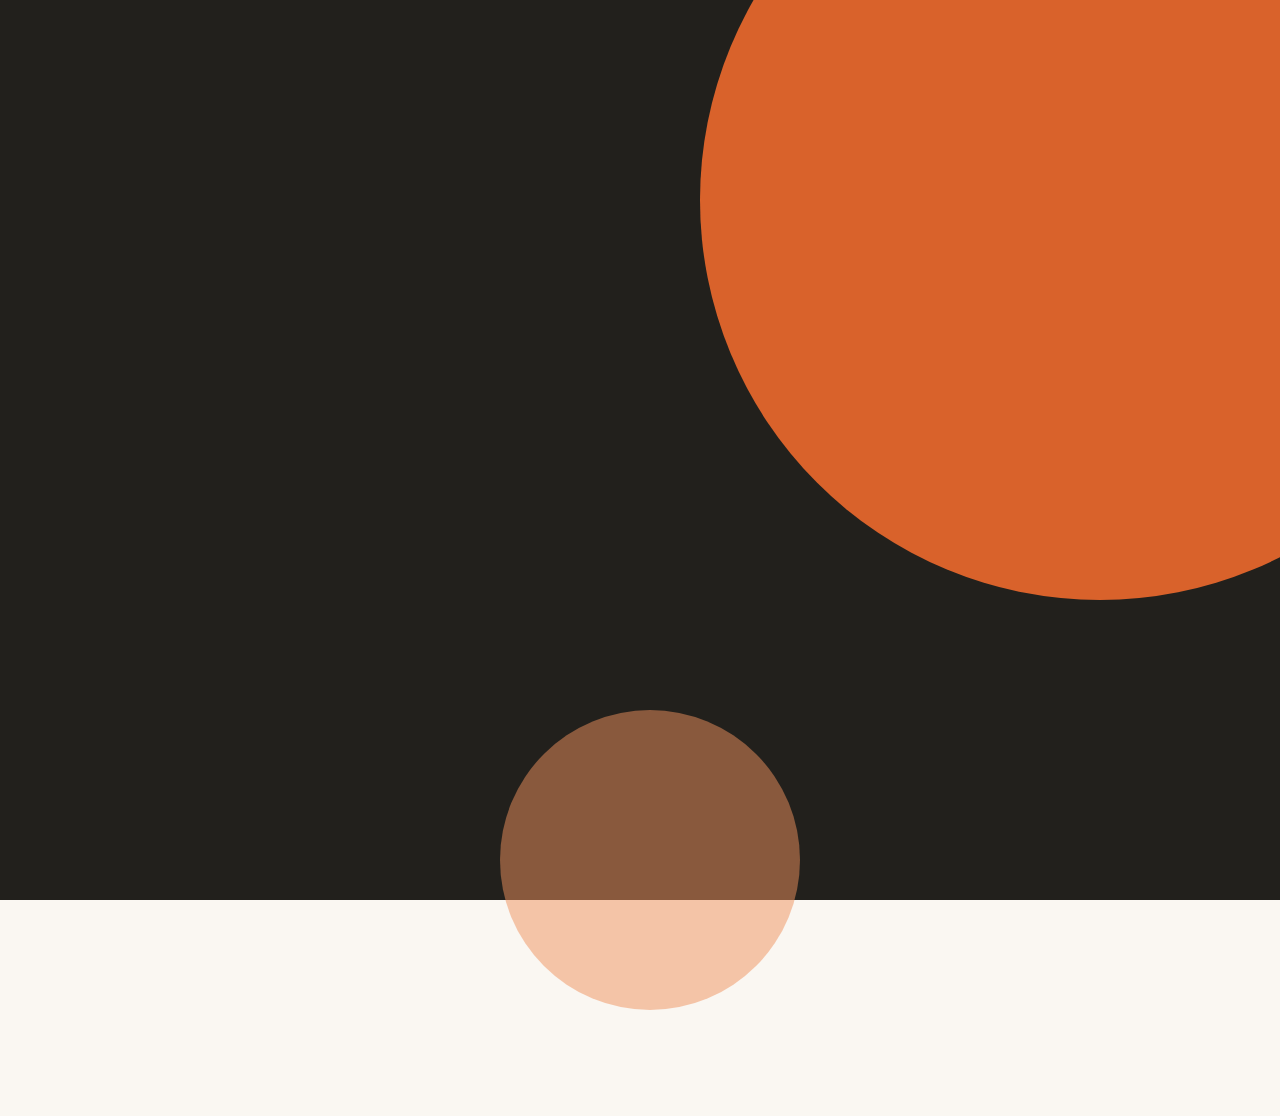
<file: kelas-claude/video-ringkasan/scenes.html>
<!doctype html>
<html lang="ms"><head><meta charset="utf-8">
<style>
:root { --ink:#1d1b18; --muted:#6b645a; --paper:#faf7f2; --card:#fff; --line:#e7e0d5; --accent:#d9622b; --soft:#fbe6da; --deep:#22201c; --hot:#c2412a; --warm:#d9962b; --teal:#0f7c8c; }
* { box-sizing:border-box; margin:0; padding:0; }
html,body { width:1920px; height:1080px; overflow:hidden; background:var(--paper); font-family:"Inter",sans-serif; color:var(--ink); }
.scene { position:absolute; inset:0; padding:110px 150px; display:flex; flex-direction:column; justify-content:center; opacity:0; }
.dark { background:var(--deep); color:#f4efe7; }
.accent { background:var(--accent); color:#fff; }
.k { font-size:30px; font-weight:700; letter-spacing:.14em; text-transform:uppercase; color:var(--accent); margin-bottom:24px; }
.dark .k { color:#f0915f; } .accent .k { color:#ffe1cf; }
h1 { font-family:"Inter Display","Inter",sans-serif; font-size:124px; line-height:1.02; font-weight:800; letter-spacing:-.02em; }
h2 { font-family:"Inter Display","Inter",sans-serif; font-size:84px; line-height:1.06; font-weight:800; letter-spacing:-.015em; margin-bottom:40px; }
.lead { font-size:42px; line-height:1.4; color:#cfc6b8; margin-top:34px; max-width:1300px; }
.it { opacity:0; }
.blob { position:absolute; border-radius:50%; background:var(--accent); }
.prob { font-size:64px; font-weight:700; margin:18px 0; display:flex; gap:28px; align-items:center; }
.prob s { color:#8f8677; text-decoration-thickness:6px; }
/* telegram */
.tg { width:1050px; background:#dfe7ee; border-radius:32px; padding:28px; display:flex; flex-direction:column; gap:16px; }
.msg { background:#fff; border-radius:22px 22px 22px 8px; padding:18px 24px; font-size:28px; line-height:1.45; color:#1d1b18; }
.msg.r { background:#effdde; font-style:italic; }
.row { display:flex; gap:70px; align-items:center; }
.side { flex:1; }
.side p { font-size:44px; line-height:1.35; font-weight:600; margin-bottom:26px; }
.side p span { color:var(--accent); }
/* hub */
.hub { width:1050px; background:#f4f7f8; border-radius:28px; padding:28px; border:2px solid #d6e0e4; display:flex; flex-direction:column; gap:16px; }
.hub .hd { display:flex; justify-content:space-between; align-items:center; font-family:"Inter Display"; font-size:34px; font-weight:800; color:#142126; }
.hub .tabs { font-size:22px; background:#eaf0f2; border-radius:12px; padding:6px; display:flex; gap:6px; font-family:"Inter"; font-weight:600; }
.hub .tabs b { background:#fff; padding:6px 14px; border-radius:8px; } .hub .tabs i { padding:6px 14px; font-style:normal; color:#5a6d74; }
.lc { background:#fff; border:1px solid #d6e0e4; border-left:8px solid var(--hot); border-radius:16px; padding:18px 22px; font-size:24px; color:#142126; display:flex; flex-direction:column; gap:10px; }
.lc.w { border-left-color:var(--warm); }
.pill { display:inline-block; font-size:18px; font-weight:700; border-radius:99px; padding:3px 12px; background:#eaf0f2; margin-left:8px; }
.pill.h { background:var(--hot); color:#fff; } .pill.m { background:var(--warm); color:#fff; }
.rp { background:#dcf0f2; border-radius:12px; padding:12px 16px; font-size:22px; }
.btn { display:inline-block; background:var(--teal); color:#fff; font-weight:700; font-size:22px; border-radius:10px; padding:8px 16px; }
/* modules */
.mods { display:flex; flex-direction:column; gap:22px; }
.mod { display:grid; grid-template-columns:120px 1fr; gap:30px; align-items:center; background:var(--card); border:1px solid var(--line); border-radius:24px; padding:22px 34px; }
.mod .n { font-family:"Inter Display"; font-size:64px; font-weight:800; color:var(--accent); }
.mod h3 { font-size:40px; font-weight:800; }
.mod p { font-size:28px; color:var(--muted); margin-top:4px; }
.tag { display:inline-block; font-size:20px; font-weight:800; letter-spacing:.08em; text-transform:uppercase; color:#fff; border-radius:99px; padding:4px 14px; margin-left:14px; vertical-align:middle; }
.tb { background:#3f8f5a; } .tm { background:#d9962b; } .ta { background:#b7412a; }
.check { font-size:52px; font-weight:700; margin:16px 0; display:flex; gap:26px; align-items:center; }
.check::before { content:"✓"; color:#fff; background:var(--accent); width:70px; height:70px; border-radius:50%; display:grid; place-items:center; font-size:40px; flex:none; }
.prods { display:flex; gap:26px; margin-top:20px; }
.prod { background:var(--card); border:1px solid var(--line); border-radius:22px; padding:22px 26px; font-size:30px; font-weight:700; text-align:center; flex:1; }
.prod div { font-size:64px; margin-bottom:8px; }
.flow { display:flex; align-items:center; gap:24px; }
.fc { flex:1; background:#2e2b26; border:1px solid #3d3932; border-radius:26px; padding:36px; }
.fc .e { font-size:76px; } .fc h3 { font-size:44px; font-weight:800; margin:12px 0 8px; } .fc p { font-size:28px; color:#b5ab9c; }
.arr { font-size:64px; color:var(--accent); font-weight:800; }
.foot { position:absolute; left:150px; right:150px; bottom:50px; display:flex; justify-content:space-between; font-size:24px; color:var(--muted); letter-spacing:.04em; }
.dark .foot { color:#8f8677; } .accent .foot { color:#ffd9c4; }
.prog { position:absolute; left:0; bottom:0; height:8px; background:var(--accent); }
</style></head><body>

<!-- S1 0-6 -->
<section class="scene dark" data-s="0" data-e="6">
  <div class="blob" style="width:800px;height:800px;right:-220px;top:-200px"></div>
  <div class="blob" style="width:300px;height:300px;right:480px;bottom:-110px;background:#f0915f;opacity:.5"></div>
  <div style="position:relative;max-width:1250px">
    <div class="k it" data-in="0.2">Kelas Eksklusif · Tim Coway</div>
    <h1 class="it" data-in="0.6">Claude AI untuk Ejen Coway</h1>
    <p class="lead it" data-in="1.4">Dari zero ke mesin cari prospek Threads — dalam satu kelas.</p>
  </div>
</section>

<!-- S2 6-12 -->
<section class="scene" data-s="6" data-e="12">
  <div class="k it" data-in="0.1">Kenal tak situasi ni?</div>
  <div class="prob it" data-in="0.5">😩 Post iklan — <s>tiada siapa tanya</s></div>
  <div class="prob it" data-in="1.4">⏳ Scroll berjam-jam cari prospek</div>
  <div class="prob it" data-in="2.3">🤖 Reply "PM untuk harga" — orang terus scroll</div>
  <div class="prob it" data-in="3.4" style="color:var(--accent)"><span>Prospek ada setiap hari. Yang tiada ialah <u>sistem</u>.</span></div>
</section>

<!-- S3 12-20 -->
<section class="scene" data-s="12" data-e="20">
  <div class="row">
    <div class="side">
      <div class="k it" data-in="0.1">Bayangkan setiap pagi…</div>
      <p class="it" data-in="0.4"><span>9:00 pagi</span> — Claude dah cari di Threads untuk korang.</p>
      <p class="it" data-in="1.6">Prospek ditapis, dinilai 🔥, dan draf reply siap ditulis.</p>
      <p class="it" data-in="2.8">Korang cuma buka Telegram → salin → reply.</p>
    </div>
    <div class="tg">
      <div class="msg it" data-in="0.8"><b>🔎 Lead Threads: 26 Nov (3 lead) - Sesi Pagi</b></div>
      <div class="msg it" data-in="1.8">🔥 1. @contoh_ibu2anak · Shah Alam · Penapis air<br>Baru pindah rumah, air paip keruh, minta recommend water filter.<br>🔗 threads.com/… &nbsp;👇 Reply:</div>
      <div class="msg r it" data-in="2.8">Hi! Air keruh lepas pindah memang selalu jadi sebab paip lama. Saya ejen Coway area Shah Alam, boleh DM kalau nak tengok pilihan yang sesuai 🙂</div>
      <div class="msg it" data-in="3.8">🟡 2. @contoh_pasanganbaru · Tilam …</div>
    </div>
  </div>
</section>

<!-- S4 20-27 -->
<section class="scene" data-s="20" data-e="27">
  <div class="row">
    <div class="hub">
      <div class="hd it" data-in="0.2">Hub Prospek Ejen <span class="tabs"><b>Prospek</b><i>Bank Content</i></span></div>
      <div class="lc it" data-in="0.8"><div><b>@contoh_bujang_kl</b><span class="pill h">🔥 Kuat</span><span class="pill">Aircon</span></div><div>Aircon bilik tak sejuk, tanya baiki atau beli baru.</div><div class="rp">Kalau aircon dah lama dan selalu kena servis…</div><div><span class="btn">Salin reply</span></div></div>
      <div class="lc w it" data-in="1.6"><div><b>@contoh_pasanganbaru</b><span class="pill m">🟡 Sederhana</span><span class="pill">Tilam</span></div><div>Tilam dah 10 tahun, bangun sakit belakang.</div></div>
    </div>
    <div class="side">
      <div class="k it" data-in="0.1">Dan di fon korang</div>
      <p class="it" data-in="0.6">Semua lead dalam satu <span>web app</span>.</p>
      <p class="it" data-in="1.8">Tanda: dah reply → dapat DM → <span>closing</span>.</p>
      <p class="it" data-in="3.0">Bank idea content untuk post setiap hari.</p>
    </div>
  </div>
</section>

<!-- S5 27-31 -->
<section class="scene accent" data-s="27" data-e="31">
  <div class="k it" data-in="0.1">Dalam kelas ni</div>
  <h1 class="it" data-in="0.4" style="max-width:1500px">Apa yang korang akan belajar</h1>
</section>

<!-- S6 31-45 modules -->
<section class="scene" data-s="31" data-e="45">
  <div class="mods">
    <div class="mod it" data-in="0.2"><div class="n">1</div><div><h3>Kenal Claude <span class="tag tb">Basic</span></h3><p>Akaun, app desktop, chat pertama</p></div></div>
    <div class="mod it" data-in="2.2"><div class="n">2</div><div><h3>Seni Prompting <span class="tag tb">Basic</span></h3><p>Formula P.K.T.F.C &amp; "Brand Brain" ejen Coway</p></div></div>
    <div class="mod it" data-in="4.6"><div class="n">3</div><div><h3>Kenal Prospek Coway <span class="tag tm">Inter</span></h3><p>5 produk, keyword Threads, reply yang bantu — bukan spam</p></div></div>
    <div class="mod it" data-in="7.2"><div class="n">4</div><div><h3>Asas Automation <span class="tag ta">Advance</span></h3><p>Trigger → Claude → Tindakan</p></div></div>
    <div class="mod it" data-in="9.8"><div class="n">5</div><div><h3>Bina Mesin Cari Prospek <span class="tag ta">Advance</span></h3><p>6 langkah: Telegram, Threads, RUNBOOK, jadual pagi &amp; malam</p></div></div>
  </div>
</section>

<!-- S7 45-51 products -->
<section class="scene" data-s="45" data-e="51">
  <div class="k it" data-in="0.1">Khusus untuk produk korang</div>
  <h2 class="it" data-in="0.3">Prompt &amp; workflow untuk 5 produk</h2>
  <div class="prods">
    <div class="prod it" data-in="0.9"><div>💧</div>Penapis air</div>
    <div class="prod it" data-in="1.3"><div>🌬️</div>Penapis udara</div>
    <div class="prod it" data-in="1.7"><div>🛏️</div>Tilam</div>
    <div class="prod it" data-in="2.1"><div>🧺</div>Mesin basuh</div>
    <div class="prod it" data-in="2.5"><div>❄️</div>Aircon</div>
  </div>
</section>

<!-- S8 51-58 flow -->
<section class="scene dark" data-s="51" data-e="58">
  <div class="k it" data-in="0.1">Satu konsep yang buka semua pintu</div>
  <div class="flow">
    <div class="fc it" data-in="0.5"><div class="e">⏰</div><h3>Trigger</h3><p>9 pagi &amp; 9 malam</p></div>
    <div class="arr it" data-in="1.2">→</div>
    <div class="fc it" data-in="1.5"><div class="e">🧠</div><h3>Claude</h3><p>Cari, tapis, tulis reply</p></div>
    <div class="arr it" data-in="2.2">→</div>
    <div class="fc it" data-in="2.5"><div class="e">📲</div><h3>Tindakan</h3><p>Telegram &amp; web app</p></div>
  </div>
  <p class="lead it" data-in="3.6">Tak perlu tahu code. Korang cuma bercakap dengan Claude.</p>
</section>

<!-- S9 58-66 outcomes -->
<section class="scene" data-s="58" data-e="66">
  <div class="k it" data-in="0.1">Balik dari kelas dengan</div>
  <div class="check it" data-in="0.5">"Brand Brain" Claude yang kenal bisnes korang</div>
  <div class="check it" data-in="1.5">21 prompt siap salin dalam Bahasa Melayu</div>
  <div class="check it" data-in="2.5">Sistem cari prospek Threads — jalan sendiri pagi &amp; malam</div>
  <div class="check it" data-in="3.5">Hub Prospek &amp; Bank Content di fon</div>
</section>

<!-- S10 66-72 CTA -->
<section class="scene accent" data-s="66" data-e="72">
  <div class="k it" data-in="0.1">Kelas Claude AI · Tim Coway</div>
  <h1 class="it" data-in="0.4">Jom bina mesin prospek korang.</h1>
  <p class="lead it" data-in="1.4" style="color:#fff3ea">Bawa laptop. Kita mula dari kosong.</p>
  <div class="foot"><span>Bahan latihan bebas untuk ejen. Bukan bahan rasmi Coway.</span><span></span></div>
</section>

<div class="prog" id="prog"></div>
<script>
const TOTAL = 72, XF = 0.45, D = 0.55;
const ease = x => x <= 0 ? 0 : x >= 1 ? 1 : 1 - Math.pow(1 - x, 3);
const scenes = [...document.querySelectorAll('.scene')].map(el => ({ el, s: +el.dataset.s, e: +el.dataset.e, its: [...el.querySelectorAll('.it')].map(i => ({ i, t: +i.dataset.in })) }));
window.render = function (t) {
  for (const sc of scenes) {
    let o = 0;
    if (t >= sc.s - XF && t <= sc.e + XF) {
      const a = sc.s === 0 ? 1 : ease((t - sc.s + XF) / (2 * XF));
      const b = sc.e >= TOTAL ? 1 : 1 - ease((t - sc.e + XF) / (2 * XF));
      o = Math.min(a, b);
    }
    sc.el.style.opacity = o;
    sc.el.style.visibility = o > 0 ? 'visible' : 'hidden';
    if (o > 0) for (const { i, t: ti } of sc.its) {
      const p = ease((t - sc.s - ti) / D);
      i.style.opacity = p;
      i.style.transform = `translateY(${(1 - p) * 40}px)`;
    }
  }
  document.getElementById('prog').style.width = (t / TOTAL * 100) + '%';
};
window.TOTAL = TOTAL;
render(0);
</script>
</body></html>
</file>
